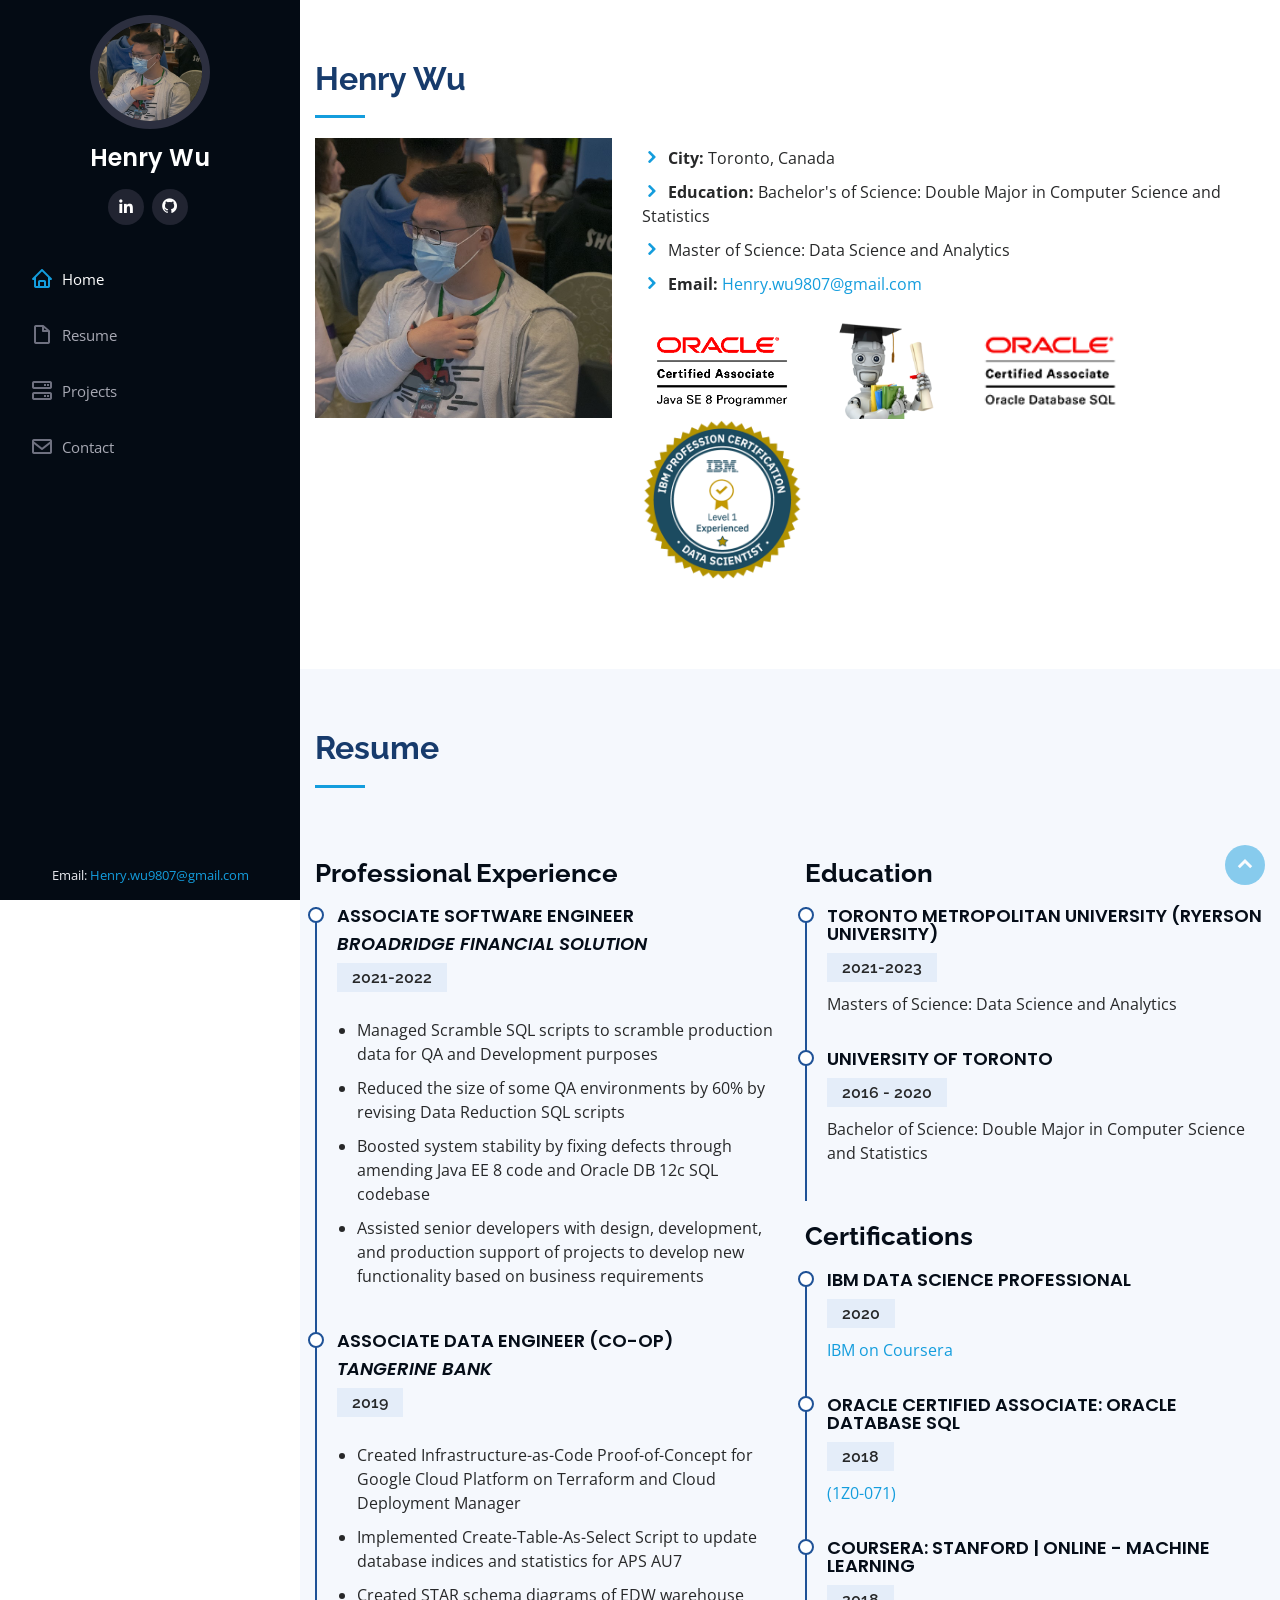
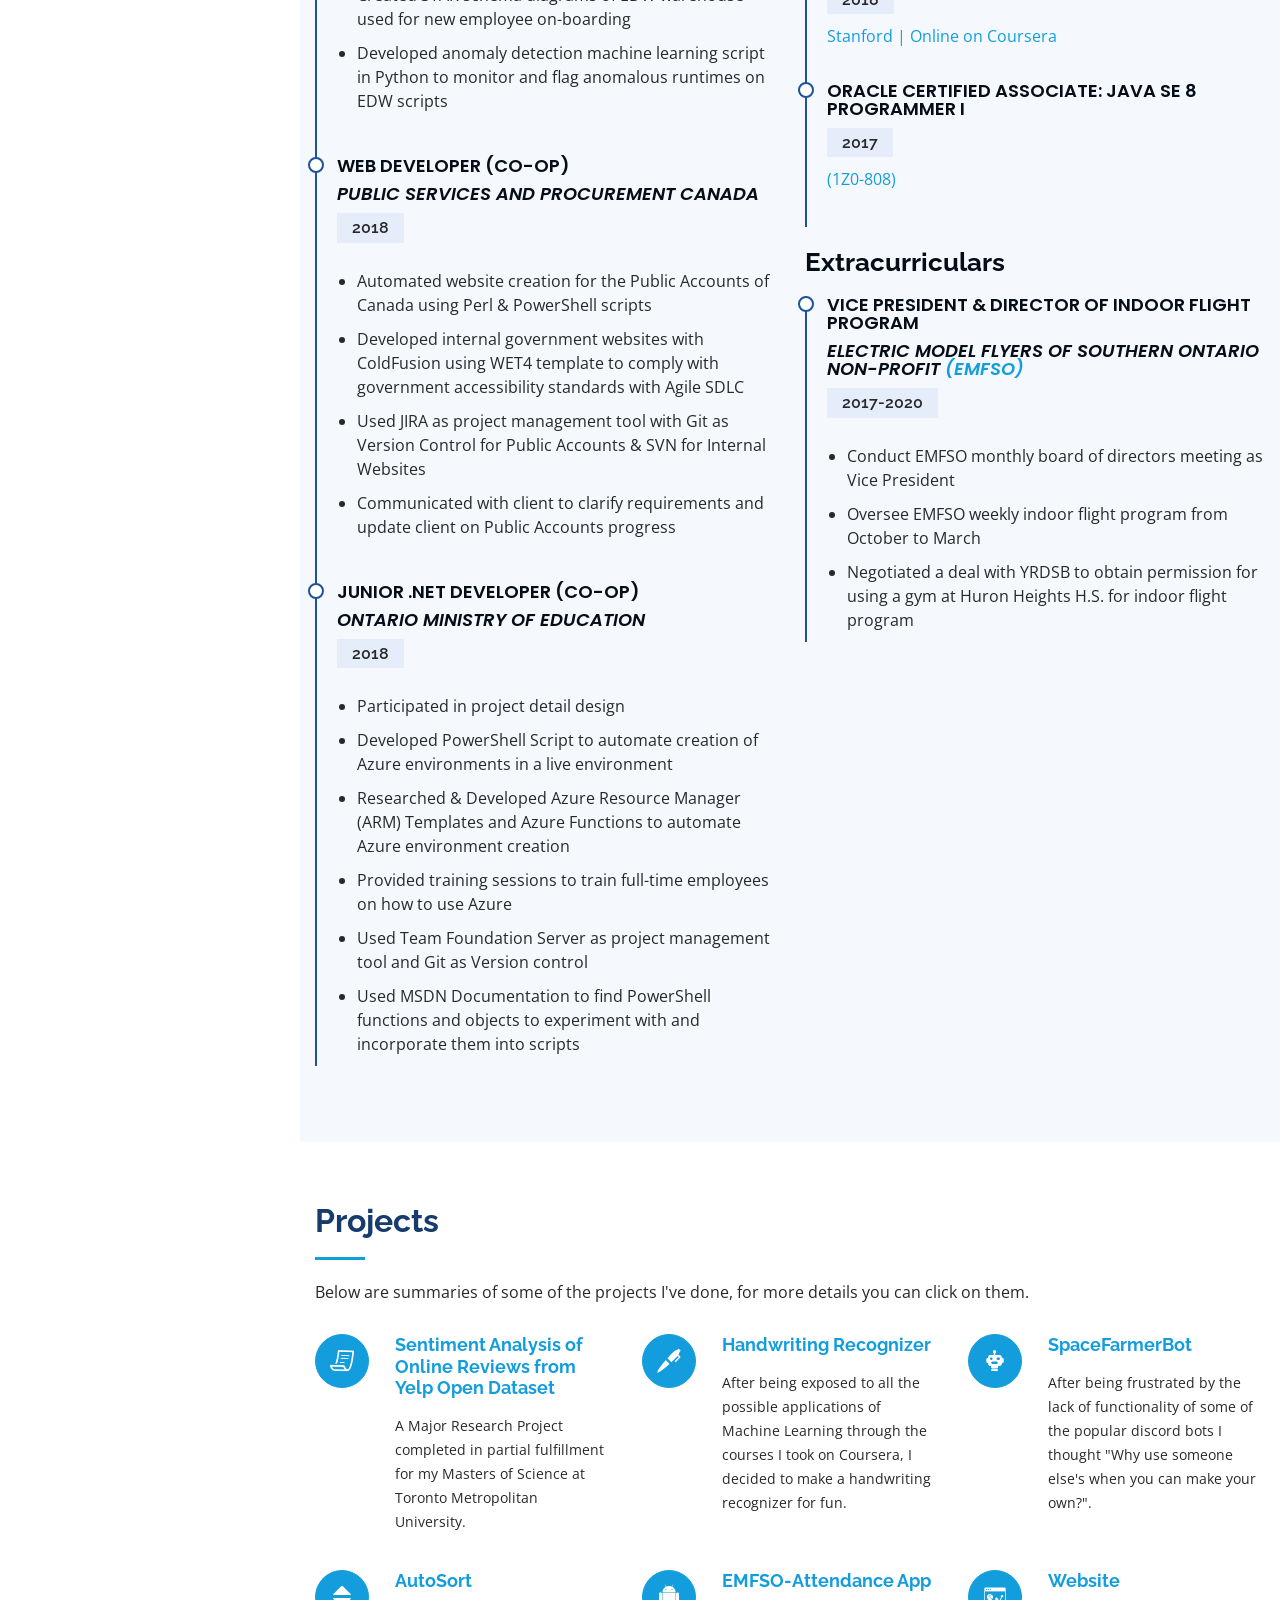
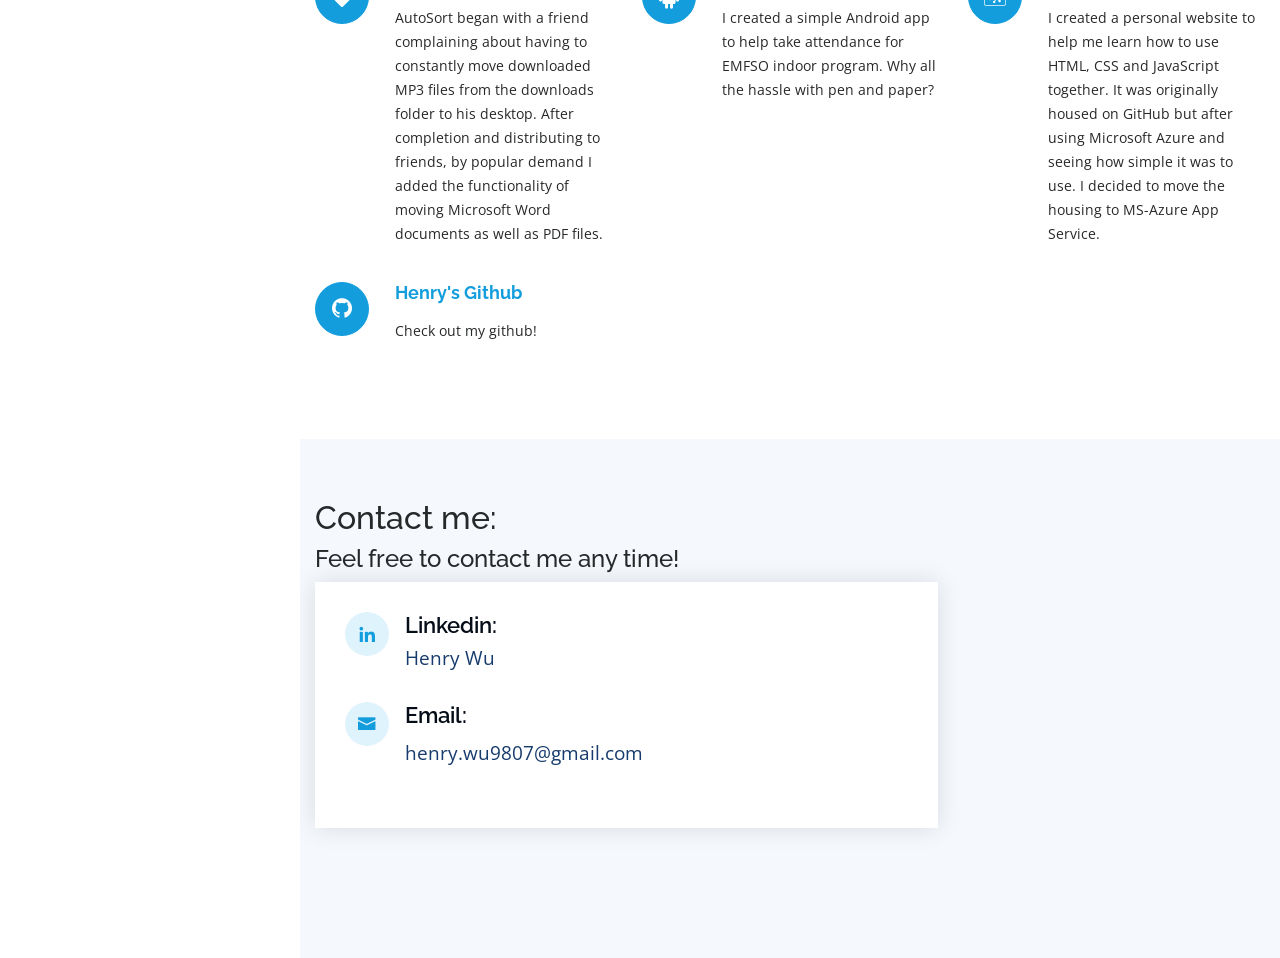
<file: index.html>
<!DOCTYPE html>
<html lang="en">

<head>
  <meta charset="utf-8">
  <meta content="width=device-width, initial-scale=1.0" name="viewport">

  <title>Henry Wu</title>
  <meta content="" name="description">
  <meta content="" name="keywords">

	<!-- Global site tag (gtag.js) - Google Analytics -->
	<script async src="https://www.googletagmanager.com/gtag/js?id=UA-109307947-1"></script>
	<script>
	window.dataLayer = window.dataLayer || [];
	function gtag(){dataLayer.push(arguments);}
	gtag('js', new Date());

	gtag('config', 'UA-109307947-1');
	</script>

  <!-- Favicons -->
  <link href="assets/img/computer.svg" rel="icon">

  <!-- Google Fonts -->
  <link href="https://fonts.googleapis.com/css?family=Open+Sans:300,300i,400,400i,600,600i,700,700i|Raleway:300,300i,400,400i,500,500i,600,600i,700,700i|Poppins:300,300i,400,400i,500,500i,600,600i,700,700i" rel="stylesheet">

  <!-- Vendor CSS Files -->
  <link href="assets/vendor/bootstrap/css/bootstrap.min.css" rel="stylesheet">
  <link href="assets/vendor/icofont/icofont.min.css" rel="stylesheet">
  <link href="assets/vendor/boxicons/css/boxicons.min.css" rel="stylesheet">
  <link href="assets/vendor/venobox/venobox.css" rel="stylesheet">
  <link href="assets/vendor/owl.carousel/assets/owl.carousel.min.css" rel="stylesheet">
  <link href="assets/vendor/aos/aos.css" rel="stylesheet">

  <!-- Template Main CSS File -->
  <link href="assets/css/style.css" rel="stylesheet">
</head>

<body>

  <!-- ======= Mobile nav toggle button ======= -->
  <button type="button" class="mobile-nav-toggle d-xl-none"><i class="icofont-navigation-menu"></i></button>

  <!-- ======= Header ======= -->
  <header id="header">
    <div class="d-flex flex-column">

      <div class="profile">
        <img src="assets/img/selfie.jpg" alt="" class="img-fluid rounded-circle">
        <h1 class="text-light"><a href="index.html">Henry Wu</a></h1>
        <div class="social-links mt-3 text-center">
          <a href="https://www.linkedin.com/in/henry-wu-225544145/" target="_blank" class="linkedin"><i class="bx bxl-linkedin"></i></a>
          <a href="https://github.com/Tusk98" target="_blank" class="github"><i class="bx bxl-github"></i></a>
        </div>
      </div>

      <nav class="nav-menu">
        <ul>
          <li class="active"><a href="#about"><i class="bx bx-home"></i> <span>Home</span></a></li>
          <li><a href="#resume"><i class="bx bx-file-blank"></i> <span>Resume</span></a></li>
          <li><a href="#projects"><i class="bx bx-server"></i> Projects</a></li>
          <li><a href="#contact"><i class="bx bx-envelope"></i> Contact</a></li>

        </ul>
      </nav><!-- .nav-menu -->
      <button type="button" class="mobile-nav-toggle d-xl-none"><i class="icofont-navigation-menu"></i></button>

    </div>
  </header><!-- End Header -->

  <main id="main">
    <!-- ======= About Section ======= -->
    <section id="about" class="about">
      <div class="container">

        <div class="section-title">
          <h2>Henry Wu</h2>

        <div class="row">
          <div class="col-lg-4" data-aos="fade-right">
            <img src="assets/img/selfie.jpg" class="img-fluid" alt="">
          </div>
          <div class="col-lg-8 pt-4 pt-lg-0 content" data-aos="fade-left">
            <h3></h3>
            <div class="row">
              <div class="col-lg-12">
                <ul>
                  <li><i class="icofont-rounded-right"></i> <strong>City:</strong> Toronto, Canada</li>
                  <li><i class="icofont-rounded-right"></i> <strong> Education: </strong> Bachelor's of Science: Double Major in Computer Science and Statistics</li>
				  <li><i class="icofont-rounded-right"></i> Master of Science: Data Science and Analytics </li>
                  <li><i class="icofont-rounded-right"></i> <strong>Email:</strong><a href="mailto:henry.wu9807@gmail.com" title="Henry's email"> Henry.wu9807@gmail.com</a></li>
                </ul>
                <img class="OCA" src="assets/img/ocaJSE8.gif" alt="OCA Java SE 8 logo" width="160" height="97">
                <img class="machineLearning" src="assets/img/ml_transparent.png" alt="Machine Learning Logo" width="160" height="97">
                <img class="OCA" src="assets/img/O-CertAssoc-O-DB-SQL-clr.gif" width="160" height="97">
                <img class="datasci" src="assets/img/datasci.png" alt="IBM Data Science Professional Certificate logo" width="160" height="160">

              </div>

            </div>
          </div>
        </div>

      </div>
    </section><!-- End About Section -->

    <!-- ======= My Resume Section ======= -->
    <section id="resume" class="resume section-bg">
      <div class="container">

        <div class="section-title">
          <h2>Resume</h2>
        </div>

        <div class="row">
		
			
			<div class="col-lg-6" data-aos="fade-left">
            <h3 class="resume-title">Professional Experience</h3>
			
			<div class="resume-item">
              <h4>Associate Software Engineer</h4>
              <h4><em>Broadridge Financial Solution</em></h4>
              <h5>2021-2022</h5>
              <p>
              <ul>
					<li>Managed Scramble SQL scripts to scramble production data for QA and Development purposes</li> 
					<li>Reduced the size of some QA environments by 60% by revising Data Reduction SQL scripts</li>
					<li>Boosted system stability by fixing defects through amending Java EE 8 code and Oracle DB 12c SQL codebase</li> 
					<li>Assisted senior developers with design, development, and production support of projects to develop new functionality based on business requirements</li> 
              </ul>
              </p>
            </div>
			
            <div class="resume-item">
              <h4>Associate Data Engineer (Co-op)</h4>
              <h4><em>Tangerine Bank </em></h4>
              <h5>2019</h5>
              <p>
              <ul>
                <li>Created Infrastructure-as-Code Proof-of-Concept for Google Cloud Platform on Terraform and Cloud Deployment Manager</li>
                <li>Implemented Create-Table-As-Select Script to update database indices and statistics for APS AU7</li>
                <li>Created STAR schema diagrams of EDW warehouse used for new employee on-boarding</li>
                <li>Developed anomaly detection machine learning script in Python to monitor and flag anomalous runtimes on EDW scripts</li>
              </ul>
              </p>
            </div>

            <div class="resume-item">
              <h4>Web Developer (Co-op)</h4>
              <h4><em>Public Services and Procurement Canada</em></h4>
              <h5>2018</h5>
              <p>
              <ul>
                <li>Automated website creation for the Public Accounts of Canada using Perl & PowerShell scripts</li>
                <li>Developed internal government websites with ColdFusion using WET4 template to comply with government accessibility standards with Agile SDLC</li>
                <li>Used JIRA as project management tool with Git as Version Control for Public Accounts & SVN for Internal Websites</li>
                <li>Communicated with client to clarify requirements and update client on Public Accounts progress</li>
              </ul>
              </p>
            </div>

            <div class="resume-item">
              <h4>Junior .NET Developer (Co-op)</h4>
              <h4><em>Ontario Ministry of Education </em></h4>
              <h5>2018</h5>
              <p>
              <ul>
                <li>Participated in project detail design</li>
                <li>Developed PowerShell Script to automate creation of Azure environments in a live environment</li>
                <li>Researched & Developed Azure Resource Manager (ARM) Templates and Azure Functions to automate Azure environment creation</li>
                <li>Provided training sessions to train full-time employees on how to use Azure</li>
                <li>Used Team Foundation Server as project management tool and Git as Version control</li>
                <li>Used MSDN Documentation to find PowerShell functions and objects to experiment with and incorporate them into scripts</li>
              </ul>
              </p>
            </div>

          </div>
		  <!-- -->
		  
          <div class="col-lg-6" data-aos="fade-right">
            <h3 class="resume-title">Education</h3>
			<div class="resume-item">
			  <h4>Toronto Metropolitan University (Ryerson University)</h4>
			  <h5>2021-2023</h5>
			  <p>Masters of Science: Data Science and Analytics</p>
			</div> 
            <div class="resume-item">
              <h4>University of Toronto</h4>
              <h5>2016 - 2020</h5>
              <p>Bachelor of Science: Double Major in Computer Science and Statistics</p>
            </div>

            <h3 class="resume-title">Certifications</h3>
            <div class="resume-item">
              <h4>IBM Data Science Professional</h4>
              <h5>2020</h5>
              <p><a href="https://www.coursera.org/account/accomplishments/professional-cert/Z5ZUWEXRNN7H" title="IBM Data Science Certificate" target="_blank">IBM on Coursera</a></p>
            </div>

            <div class="resume-item">
              <h4>Oracle Certified Associate: Oracle Database SQL</h4>
              <h5>2018</h5>
              <p><a href="https://education.oracle.com/oracle-database-sql/pexam_1Z0-071" target="_blank">(1Z0-071)</a></p>
            </div>

            <div class="resume-item">
              <h4>Coursera: Stanford | Online - Machine learning</h4>
              <h5>2018</h5>
              <p><a href="https://www.coursera.org/account/accomplishments/verify/UDMKR8KGDLC5" title="machine learning course" target="_blank">Stanford | Online on Coursera</a></p>
            </div>

            <div class="resume-item">
              <h4>Oracle Certified Associate: Java SE 8 Programmer I</h4>
              <h5>2017</h5>
              <p><a href="https://education.oracle.com/pls/web_prod-plq-dad/db_pages.getpage?page_id=5001&get_params=p_exam_id:1Z0-808" title="oracle certificate" target="_blank">(1Z0-808)</a></p>
            </div>

            <h3 class="resume-title">Extracurriculars</h3>
            <div class="resume-item">
              <h4>Vice President & Director of Indoor Flight Program</h4>
              <h4><em>Electric Model Flyers of Southern Ontario Non-profit <a href="http://www.emfso.org/" target="_blank">(EMFSO)</a></em></h4>
              <h5>2017-2020</h5>
              <p>
                <ul>
                  <li>Conduct EMFSO monthly board of directors meeting as Vice President</li>
                  <li>Oversee EMFSO weekly indoor flight program from October to March</li>
                  <li>Negotiated a deal with YRDSB to obtain permission for using a gym at Huron Heights H.S. for indoor flight program</li>
                </ul>
              </p>
            </div>

          </div>
		  
          
        </div>

      </div>
    </section><!-- End My Resume Section -->

    <!-- ======= projects Section ======= -->
    <section id="projects" class="projects">
      <div class="container">

        <div class="section-title">
          <h2>Projects</h2>
          <p>Below are summaries of some of the projects I've done, for more details you can click on them.</p>
        </div>

        <div class="row">
			<div class="col-lg-4 col-md-6 icon-box" data-aos="fade-up">
              <a href="mrp.html">
              <div class="icon"><i class="icofont-paper"></i></div>
              <h4 class="title">Sentiment Analysis of Online Reviews from Yelp Open Dataset</h4>
              </a>
              <p class="description">A Major Research Project completed in partial fulfillment for my Masters of Science at Toronto Metropolitan University.
  				    </p>
            </div>
			
            <div class="col-lg-4 col-md-6 icon-box" data-aos="fade-up">
              <a href="handwriting-details.html">
              <div class="icon"><i class="icofont-pen-alt-1"></i></div>
              <h4 class="title">Handwriting Recognizer</h4>
              </a>
              <p class="description">After being exposed to all the possible applications of Machine Learning through the courses I took on Coursera, I decided to make a handwriting recognizer for fun.
  				    </p>
            </div>

          <div class="col-lg-4 col-md-6 icon-box" data-aos="fade-up" data-aos-delay="100">
            <a href="farmer-details.html">
            <div class="icon"><i class="icofont-robot"></i></div>
            <h4 class="title">SpaceFarmerBot</h4>
            </a>
            <p class="description">After being frustrated by the lack of functionality of some of the popular discord bots I thought "Why use someone else's when you can make your own?".
				        </p>
          </div>
          <div class="col-lg-4 col-md-6 icon-box" data-aos="fade-up" data-aos-delay="200">
            <a href="autosort-details.html">
            <div class="icon"><i class="icofont-sort"></i></div>
            <h4 class="title">AutoSort</h4>
            </a>
            <p class="description">AutoSort began with a friend complaining about having to constantly move downloaded MP3 files from the downloads folder to his desktop. After completion and distributing to friends, by popular demand I added the functionality of moving Microsoft Word documents as well as PDF files.
		        </p>
          </div>
          <div class="col-lg-4 col-md-6 icon-box" data-aos="fade-up" data-aos-delay="300">
            <a href="emfso-details.html">
            <div class="icon"><i class="icofont-brand-android-robot"></i></div>
            <h4 class="title">EMFSO-Attendance App</h4>
            </a>
            <p class="description">I created a simple Android app to help take attendance for EMFSO indoor program. Why all the hassle with pen and paper?</p>
          </div>
          <div class="col-lg-4 col-md-6 icon-box" data-aos="fade-up" data-aos-delay="400">
            <a href="website-details.html">
            <div class="icon"><i class="icofont-dashboard-web"></i></div>
            <h4 class="title">Website</h4>
            </a>
            <p class="description">I created a personal website to help me learn how to use HTML, CSS and JavaScript together.
              It was originally housed on GitHub but after using Microsoft Azure and seeing how simple it was to use. I decided to move the housing to MS-Azure App Service.</p>
          </div>

          <div class="col-lg-4 col-md-6 icon-box" data-aos="fade-up" data-aos-delay="400">
            <a href="https://github.com/Tusk98" target="_blank">
            <div class="icon"><i class="bx bxl-github"></i></div>
            <h4 class="title">Henry's Github</h4>
            </a>
            <p class="description">Check out my github!</p>
          </div>

        </div>

      </div>
    </section><!-- End projects Section -->

    <!-- ======= Contact Section ======= -->
    <section id="contact" class="contact section-bg">
      <div class="container">

        <div class="row" data-aos="fade-down">


          <div class="col-lg-5 mt-5 mt-lg-0 align-items-stretch">
            <h2>Contact me: </h2>
            <h4>Feel free to contact me any time!</h4>
          </div>


          <div class="col-lg-8 d-flex align-items-stretch">
            <div class="info">
              <div class="address">
                <a href="https://www.linkedin.com/in/henry-wu-225544145/" target="_blank" title="Henry's Linkedin">
                <i class="bx bxl-linkedin"></i> </a>
                <h4>Linkedin:</h4>
                <p style="font-size:120%">Henry Wu</p>

              </div>

              <!-- -->
              <div class="email">
                <a href="mailto:henry.wu9807@gmail.com" title="Henry's email">
                <i class="icofont-envelope"></i> </a>
                <h4>Email:</h4>
                <p style="font-size:120%">henry.wu9807@gmail.com</p>
              </div>

            </div>

          </div>
        </div>

      </div>
    </section><!-- End Contact Section -->

  </main><!-- End #main -->

  <!-- ======= Footer ======= -->
  <footer id="footer">
    <div class="container">
      <div class="credits">
        Email: <a href="mailto:henry.wu9807@gmail.com" title="Henry's email">Henry.wu9807@gmail.com<br></a>
      </div>
    </div>
  </footer><!-- End  Footer -->

  <a href="#" class="back-to-top"><i class="icofont-simple-up"></i></a>

  <!-- Vendor JS Files -->
  <script src="assets/vendor/jquery/jquery.min.js"></script>
  <script src="assets/vendor/bootstrap/js/bootstrap.bundle.min.js"></script>
  <script src="assets/vendor/jquery.easing/jquery.easing.min.js"></script>
  <script src="assets/vendor/php-email-form/validate.js"></script>
  <script src="assets/vendor/waypoints/jquery.waypoints.min.js"></script>
  <script src="assets/vendor/counterup/counterup.min.js"></script>
  <script src="assets/vendor/isotope-layout/isotope.pkgd.min.js"></script>
  <script src="assets/vendor/venobox/venobox.min.js"></script>
  <script src="assets/vendor/owl.carousel/owl.carousel.min.js"></script>
  <script src="assets/vendor/typed.js/typed.min.js"></script>
  <script src="assets/vendor/aos/aos.js"></script>

  <!-- Template Main JS File -->
  <script src="assets/js/main.js"></script>

</body>

</html>
</file>
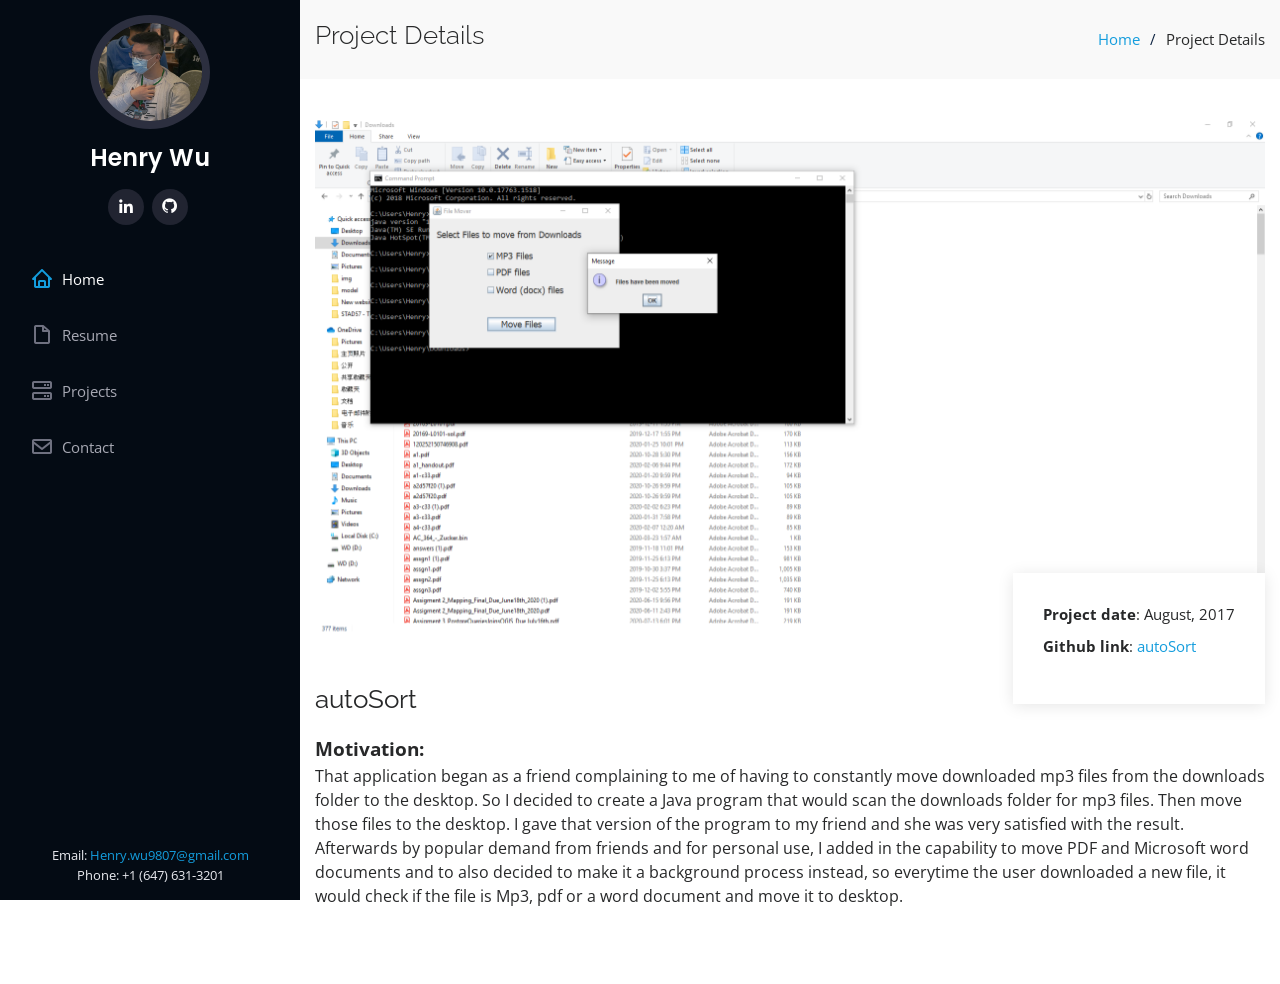
<file: autosort-details.html>
<!DOCTYPE html>
<html lang="en">

<head>
  <meta charset="utf-8">
  <meta content="width=device-width, initial-scale=1.0" name="viewport">

  <title>Henry Wu - Project Details</title>
  <meta content="" name="description">
  <meta content="" name="keywords">
  
  	<!-- Global site tag (gtag.js) - Google Analytics -->
	<script async src="https://www.googletagmanager.com/gtag/js?id=UA-109307947-1"></script>
	<script>
	window.dataLayer = window.dataLayer || [];
	function gtag(){dataLayer.push(arguments);}
	gtag('js', new Date());

	gtag('config', 'UA-109307947-1');
	</script>

  <!-- Favicons -->
  <link href="assets/img/computer.svg" rel="icon">

  <!-- Google Fonts -->
  <link href="https://fonts.googleapis.com/css?family=Open+Sans:300,300i,400,400i,600,600i,700,700i|Raleway:300,300i,400,400i,500,500i,600,600i,700,700i|Poppins:300,300i,400,400i,500,500i,600,600i,700,700i" rel="stylesheet">

  <!-- Vendor CSS Files -->
  <link href="assets/vendor/bootstrap/css/bootstrap.min.css" rel="stylesheet">
  <link href="assets/vendor/icofont/icofont.min.css" rel="stylesheet">
  <link href="assets/vendor/boxicons/css/boxicons.min.css" rel="stylesheet">
  <link href="assets/vendor/venobox/venobox.css" rel="stylesheet">
  <link href="assets/vendor/owl.carousel/assets/owl.carousel.min.css" rel="stylesheet">
  <link href="assets/vendor/aos/aos.css" rel="stylesheet">

  <!-- Template Main CSS File -->
  <link href="assets/css/style.css" rel="stylesheet">

  <!-- =======================================================
  * Template Name: iPortfolio - v1.4.1
  * Template URL: https://bootstrapmade.com/iportfolio-bootstrap-portfolio-websites-template/
  * Author: BootstrapMade.com
  * License: https://bootstrapmade.com/license/
  ======================================================== -->
</head>

<body>

  <!-- ======= Mobile nav toggle button ======= -->
  <button type="button" class="mobile-nav-toggle d-xl-none"><i class="icofont-navigation-menu"></i></button>

  <!-- ======= Header ======= -->
  <header id="header">
    <div class="d-flex flex-column">

      <div class="profile">
        <img src="assets/img/selfie.jpg" alt="" class="img-fluid rounded-circle">
        <h1 class="text-light"><a href="index.html">Henry Wu</a></h1>
        <div class="social-links mt-3 text-center">
          <a href="https://www.linkedin.com/in/henry-wu-225544145/" target="_blank" class="linkedin"><i class="bx bxl-linkedin"></i></a>
          <a href="https://github.com/Tusk98" target="_blank" class="github"><i class="bx bxl-github"></i></a>
        </div>
      </div>

      <nav class="nav-menu">
        <ul>
          <li class="active"><a href="index.html#about"><i class="bx bx-home"></i> <span>Home</span></a></li>
          <li><a href="index.html#resume"><i class="bx bx-file-blank"></i> <span>Resume</span></a></li>
          <li><a href="index.html#projects"><i class="bx bx-server"></i> Projects</a></li>
          <li><a href="index.html#contact"><i class="bx bx-envelope"></i> Contact</a></li>

        </ul>
      </nav><!-- .nav-menu -->
      <button type="button" class="mobile-nav-toggle d-xl-none"><i class="icofont-navigation-menu"></i></button>

    </div>
  </header><!-- End Header -->

  <main id="main">

    <!-- ======= Breadcrumbs ======= -->
    <section id="breadcrumbs" class="breadcrumbs">
      <div class="container">

        <div class="d-flex justify-content-between align-items-center">
          <h2>Project Details</h2>
          <ol>
            <li><a href="index.html">Home</a></li>
            <li>Project Details</li>
          </ol>
        </div>

      </div>
    </section><!-- End Breadcrumbs -->

    <!-- ======= Portfolio Details Section ======= -->
    <section id="portfolio-details" class="portfolio-details">
      <div class="container">

        <div class="portfolio-details-container">

          <div class="owl-carousel portfolio-details-carousel">
            <img src="assets/img/sort-screenshot1.PNG" class="img-fluid" alt="">
          </div>

          <div class="portfolio-info">
            <ul>
              <li><strong>Project date</strong>: August, 2017</li>
              <li><strong>Github link</strong>: <a target="_blank" href="https://github.com/Tusk98/autoSort">autoSort</a></li>
            </ul>
          </div>

        </div>

        <div class="portfolio-description">
          <h2>autoSort</h2>
          <strong style="font-size:120%">Motivation:</strong>
          <p> That application began as a friend complaining to me of having to constantly move downloaded mp3
            files from the downloads folder to the desktop. So I decided to create a Java program that would scan the downloads
            folder for mp3 files. Then move those files to the desktop.
            I gave that version of the program to my friend and she was very satisfied with the result.
            Afterwards by popular demand from friends and for personal use, I added in the capability to move PDF and Microsoft word documents and to
            also decided to make it a background process instead, so everytime the user downloaded a new file,
            it would check if the file is Mp3, pdf or a word document and move it to desktop.
          </p>
        </div>

      </div>
    </section><!-- End Portfolio Details Section -->

  </main><!-- End #main -->

  <!-- ======= Footer ======= -->
  <footer id="footer">
    <div class="container">
      <div class="credits">
        Email: <a href="mailto:henry.wu9807@gmail.com" title="Henry's email">Henry.wu9807@gmail.com<br></a>
        Phone: +1 (647) 631-3201
      </div>
    </div>
  </footer><!-- End  Footer -->

  <a href="#" class="back-to-top"><i class="icofont-simple-up"></i></a>

  <!-- Vendor JS Files -->
  <script src="assets/vendor/jquery/jquery.min.js"></script>
  <script src="assets/vendor/bootstrap/js/bootstrap.bundle.min.js"></script>
  <script src="assets/vendor/jquery.easing/jquery.easing.min.js"></script>
  <script src="assets/vendor/php-email-form/validate.js"></script>
  <script src="assets/vendor/waypoints/jquery.waypoints.min.js"></script>
  <script src="assets/vendor/counterup/counterup.min.js"></script>
  <script src="assets/vendor/isotope-layout/isotope.pkgd.min.js"></script>
  <script src="assets/vendor/venobox/venobox.min.js"></script>
  <script src="assets/vendor/owl.carousel/owl.carousel.min.js"></script>
  <script src="assets/vendor/typed.js/typed.min.js"></script>
  <script src="assets/vendor/aos/aos.js"></script>

  <!-- Template Main JS File -->
  <script src="assets/js/main.js"></script>

</body>

</html>
</file>
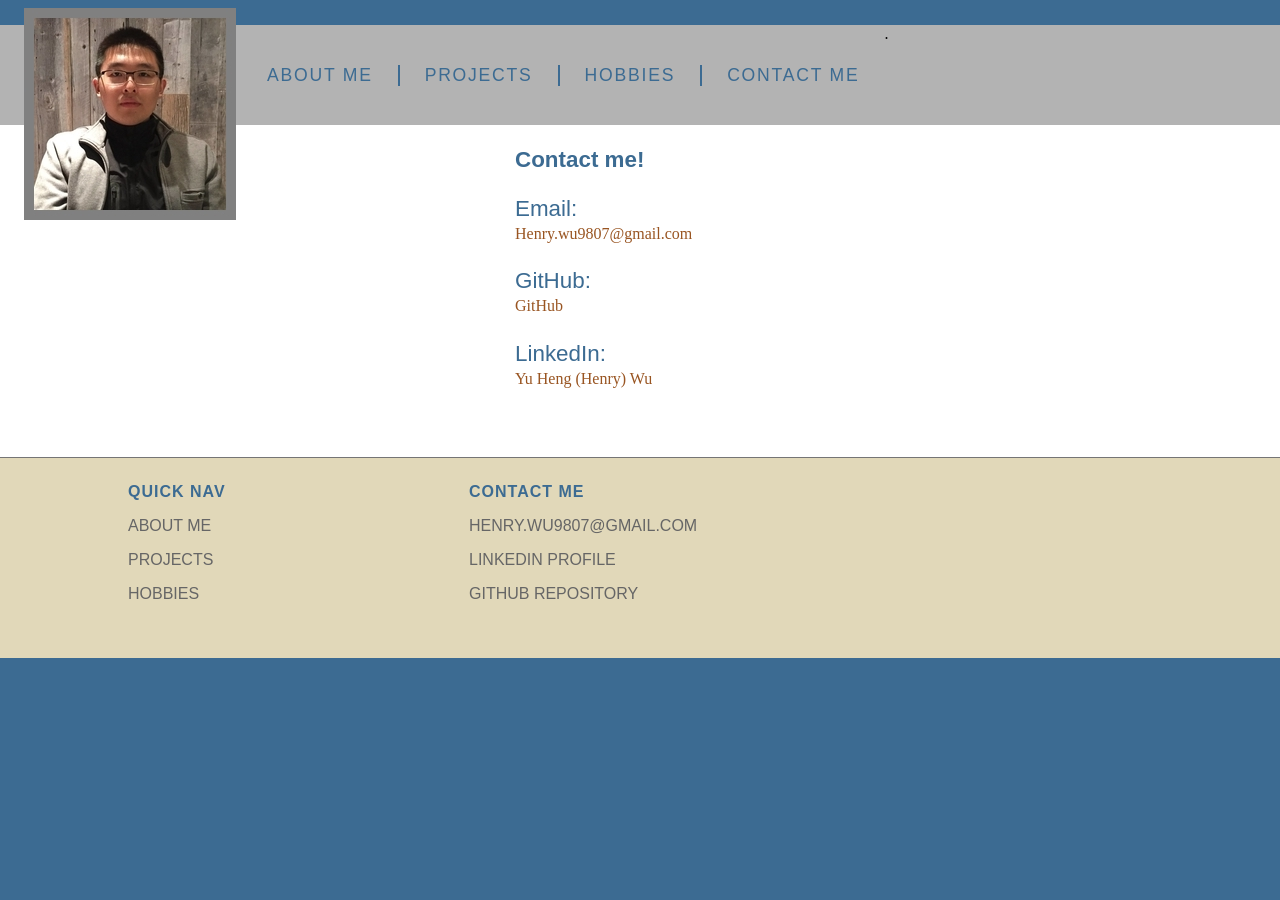
<file: contact.html>
<!DOCTYPE HTML>
<html lang="en">
  <head>
    <meta charset="utf-8">
    <title>Henry Wu's Projects</title>
    <link href="assets/stylesheets/projects_style.css" rel="stylesheet" type="text/css" media="all">
    <script src="assets/javascripts/jquery-1.5.1.min.js"></script>
    <script src="assets/javascripts/jquery-ui-1.8.10.custom.min.js"></script>
    <script src="assets/javascripts/menus.js"></script>
	
	<!-- Global site tag (gtag.js) - Google Analytics -->
	<script async src="https://www.googletagmanager.com/gtag/js?id=UA-109307947-1"></script>
	<script>
	window.dataLayer = window.dataLayer || [];
	function gtag(){dataLayer.push(arguments);}
	gtag('js', new Date());

	gtag('config', 'UA-109307947-1');
	</script>
	
  </head>
  <body>
	<body onpageshow="normal(AutoSortDesc);normal(NoteTakingDesc);">
    <div id="wrapper">
      <div id="mainHeader">
        <a href="index.html" title="home" class="logo">
          <div id="logo">
            <h1>Projects</h1>
          </div>
        </a>
        <div id="siteNav">
          <h1>Projects</h1>
          <ul>
            <li><a href="index.html" title="About me page">About me <br /></a></li>	.
            <li><a href="projects.html" title="Projects page">Projects <br /></a></li>
			<li><a href="hobby.html" title="hobbies page" target="_blank">Hobbies<br /></a></li> 
			<li><a href="contact.html" title="contact info page">Contact me</a><br />
				<ul> 
					<li><a href="https://www.linkedin.com/in/yu-heng-henry-wu-225544145/" title="Henry's linkedin" target="_blank">LinkedIn</a></li> 
					<li><a href="https://github.com/Tusk98" title="Henry's github" target="_blank">GitHub</a></li> 
					<li><a href="mailto:yuheng.wu@mail.utoronto.ca" title="My email">My Email</a></li> 
				</ul>
			</li> 
          </ul>
        </div>
      </div>
  
      <div id="mainContent">
        <div id="contentHeader">
          <h2><b>Contact me!</b></h2>
        </div>
        
        <div id="mainArticle">
			<h2>Email: </h2>
			<p> <a href="mailto:Henry.wu9807@gmail.com" title="My email">Henry.wu9807@gmail.com</a></p>
			<h2>GitHub: </h2>
			<p><a href="https://github.com/Tusk98" title="Henry's github" target="_blank">GitHub</a></p>
			<h2>LinkedIn: </h2> 
			<p><a href="https://www.linkedin.com/in/yu-heng-henry-wu-225544145/" title="Henry's linkedin" target="_blank">Yu Heng (Henry) Wu</a></p>
			
		</div>
	  </div>
      
      
      <div id="pageFooter">
        <div id="quickLinks">
          <h1>Quick Nav</h1>
			  <ul id="quickNav">
				<li><a href="index.html" title="About me page">About me <br /></a></li>			
				<li><a href="projects.html" title="Projects page">Projects <br /></a></li>
				<li><a href="hobby.html" title="hobbies page">Hobbies<br /></a></li> 
			  </ul>
        </div>

        <div id="contact_info">
          <h1>Contact me</h1>
		  <ul>
			<li><a href="mailto:henry.wu9807@gmail.com" title="Henry's email">Henry.wu9807@gmail.com<br /></a></li> 
			<li><a href="https://www.linkedin.com/in/yu-heng-henry-wu-225544145/" title="Henry's linkedin" target="_blank">LinkedIn profile<br /></a></li>
			<li><a href="https://github.com/Tusk98" title="Henry's github" target="_blank">GitHub repository<br /></a></li>
		  </ul>
        </div>
      </div>
    </div>
  </body>
</html>
</file>
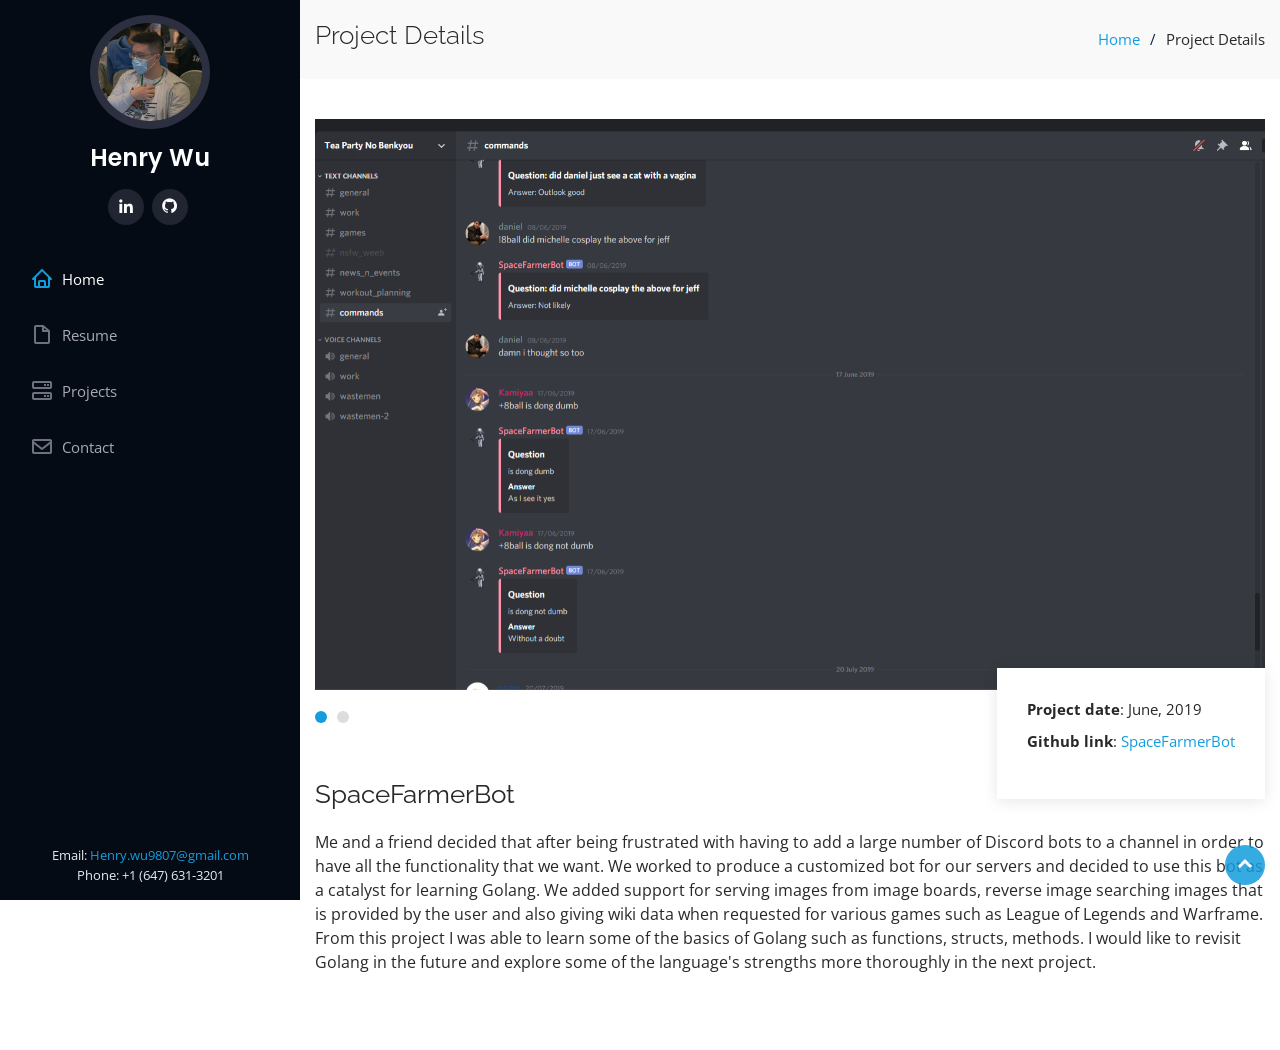
<file: farmer-details.html>
<!DOCTYPE html>
<html lang="en">

<head>
  <meta charset="utf-8">
  <meta content="width=device-width, initial-scale=1.0" name="viewport">

  <title>Henry Wu - Project Details</title>
  <meta content="" name="description">
  <meta content="" name="keywords">
  
  	<!-- Global site tag (gtag.js) - Google Analytics -->
	<script async src="https://www.googletagmanager.com/gtag/js?id=UA-109307947-1"></script>
	<script>
	window.dataLayer = window.dataLayer || [];
	function gtag(){dataLayer.push(arguments);}
	gtag('js', new Date());

	gtag('config', 'UA-109307947-1');
	</script>

  <!-- Favicons -->
  <link href="assets/img/computer.svg" rel="icon">

  <!-- Google Fonts -->
  <link href="https://fonts.googleapis.com/css?family=Open+Sans:300,300i,400,400i,600,600i,700,700i|Raleway:300,300i,400,400i,500,500i,600,600i,700,700i|Poppins:300,300i,400,400i,500,500i,600,600i,700,700i" rel="stylesheet">

  <!-- Vendor CSS Files -->
  <link href="assets/vendor/bootstrap/css/bootstrap.min.css" rel="stylesheet">
  <link href="assets/vendor/icofont/icofont.min.css" rel="stylesheet">
  <link href="assets/vendor/boxicons/css/boxicons.min.css" rel="stylesheet">
  <link href="assets/vendor/venobox/venobox.css" rel="stylesheet">
  <link href="assets/vendor/owl.carousel/assets/owl.carousel.min.css" rel="stylesheet">
  <link href="assets/vendor/aos/aos.css" rel="stylesheet">

  <!-- Template Main CSS File -->
  <link href="assets/css/style.css" rel="stylesheet">

  <!-- =======================================================
  * Template Name: iPortfolio - v1.4.1
  * Template URL: https://bootstrapmade.com/iportfolio-bootstrap-portfolio-websites-template/
  * Author: BootstrapMade.com
  * License: https://bootstrapmade.com/license/
  ======================================================== -->
</head>

<body>

  <!-- ======= Mobile nav toggle button ======= -->
  <button type="button" class="mobile-nav-toggle d-xl-none"><i class="icofont-navigation-menu"></i></button>

  <!-- ======= Header ======= -->
  <header id="header">
    <div class="d-flex flex-column">

      <div class="profile">
        <img src="assets/img/selfie.jpg" alt="" class="img-fluid rounded-circle">
        <h1 class="text-light"><a href="index.html">Henry Wu</a></h1>
        <div class="social-links mt-3 text-center">
          <a href="https://www.linkedin.com/in/henry-wu-225544145/" target="_blank" class="linkedin"><i class="bx bxl-linkedin"></i></a>
          <a href="https://github.com/Tusk98" target="_blank" class="github"><i class="bx bxl-github"></i></a>
        </div>
      </div>

      <nav class="nav-menu">
        <ul>
          <li class="active"><a href="index.html#about"><i class="bx bx-home"></i> <span>Home</span></a></li>
          <li><a href="index.html#resume"><i class="bx bx-file-blank"></i> <span>Resume</span></a></li>
          <li><a href="index.html#projects"><i class="bx bx-server"></i> Projects</a></li>
          <li><a href="index.html#contact"><i class="bx bx-envelope"></i> Contact</a></li>

        </ul>
      </nav><!-- .nav-menu -->
      <button type="button" class="mobile-nav-toggle d-xl-none"><i class="icofont-navigation-menu"></i></button>

    </div>
  </header><!-- End Header -->

  <main id="main">

    <!-- ======= Breadcrumbs ======= -->
    <section id="breadcrumbs" class="breadcrumbs">
      <div class="container">

        <div class="d-flex justify-content-between align-items-center">
          <h2>Project Details</h2>
          <ol>
            <li><a href="index.html">Home</a></li>
            <li>Project Details</li>
          </ol>
        </div>

      </div>
    </section><!-- End Breadcrumbs -->

    <!-- ======= Portfolio Details Section ======= -->
    <section id="portfolio-details" class="portfolio-details">
      <div class="container">

        <div class="portfolio-details-container">

          <div class="owl-carousel portfolio-details-carousel">
            <img src="assets/img/farmer-screenshot1.PNG" class="img-fluid farmer-img" alt="">
            <img src="assets/img/farmer-screenshot2.PNG" class="img-fluid farmer-img" alt="">
          </div>

          <div class="portfolio-info">
            <ul>
              <li><strong>Project date</strong>: June, 2019</li>
              <li><strong>Github link</strong>: <a target="_blank" href="https://github.com/Tusk98/SpaceFarmerBot">SpaceFarmerBot</a></li>
            </ul>
          </div>

        </div>

        <div class="portfolio-description">
          <h2>SpaceFarmerBot</h2>
          <p>Me and a friend decided that after being frustrated with having to add a large number of Discord bots to a channel in order to have all the functionality that we want. We worked to produce
            a customized bot for our servers and decided to use this bot as a catalyst for learning Golang. We added support for serving images from image boards, reverse image searching images that
            is provided by the user and also giving wiki data when requested for various games such as League of Legends and Warframe.
            <br>
            From this project I was able to learn some of the basics of Golang such as functions, structs, methods. I would like to revisit Golang in the future and explore some of the language's
            strengths more thoroughly in the next project.
          </p>
        </div>

      </div>
    </section><!-- End Portfolio Details Section -->

  </main><!-- End #main -->

  <!-- ======= Footer ======= -->
  <footer id="footer">
    <div class="container">
      <div class="credits">
        Email: <a href="mailto:henry.wu9807@gmail.com" title="Henry's email">Henry.wu9807@gmail.com<br></a>
        Phone: +1 (647) 631-3201
      </div>
    </div>
  </footer><!-- End  Footer -->

  <a href="#" class="back-to-top"><i class="icofont-simple-up"></i></a>

  <!-- Vendor JS Files -->
  <script src="assets/vendor/jquery/jquery.min.js"></script>
  <script src="assets/vendor/bootstrap/js/bootstrap.bundle.min.js"></script>
  <script src="assets/vendor/jquery.easing/jquery.easing.min.js"></script>
  <script src="assets/vendor/php-email-form/validate.js"></script>
  <script src="assets/vendor/waypoints/jquery.waypoints.min.js"></script>
  <script src="assets/vendor/counterup/counterup.min.js"></script>
  <script src="assets/vendor/isotope-layout/isotope.pkgd.min.js"></script>
  <script src="assets/vendor/venobox/venobox.min.js"></script>
  <script src="assets/vendor/owl.carousel/owl.carousel.min.js"></script>
  <script src="assets/vendor/typed.js/typed.min.js"></script>
  <script src="assets/vendor/aos/aos.js"></script>

  <!-- Template Main JS File -->
  <script src="assets/js/main.js"></script>

</body>

</html>
</file>
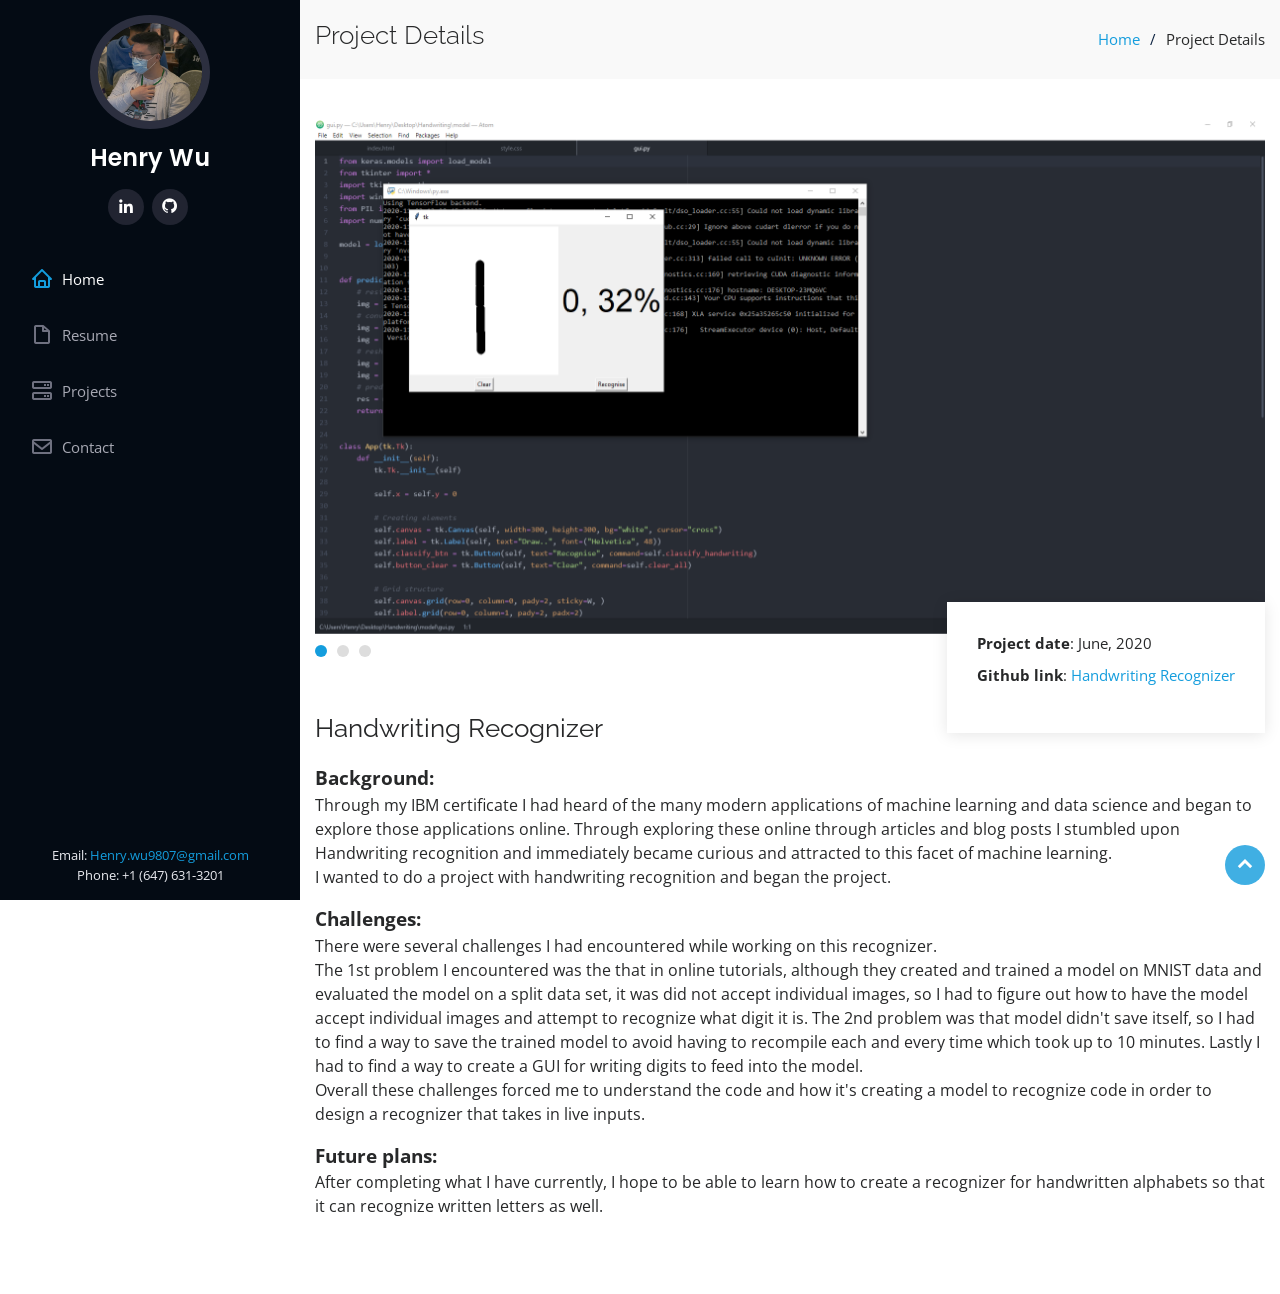
<file: handwriting-details.html>
<!DOCTYPE html>
<html lang="en">

<head>
  <meta charset="utf-8">
  <meta content="width=device-width, initial-scale=1.0" name="viewport">

  <title>Henry Wu - Project Details</title>
  <meta content="" name="description">
  <meta content="" name="keywords">
  
  	<!-- Global site tag (gtag.js) - Google Analytics -->
	<script async src="https://www.googletagmanager.com/gtag/js?id=UA-109307947-1"></script>
	<script>
	window.dataLayer = window.dataLayer || [];
	function gtag(){dataLayer.push(arguments);}
	gtag('js', new Date());

	gtag('config', 'UA-109307947-1');
	</script>

  <!-- Favicons -->
  <link href="assets/img/computer.svg" rel="icon">

  <!-- Google Fonts -->
  <link href="https://fonts.googleapis.com/css?family=Open+Sans:300,300i,400,400i,600,600i,700,700i|Raleway:300,300i,400,400i,500,500i,600,600i,700,700i|Poppins:300,300i,400,400i,500,500i,600,600i,700,700i" rel="stylesheet">

  <!-- Vendor CSS Files -->
  <link href="assets/vendor/bootstrap/css/bootstrap.min.css" rel="stylesheet">
  <link href="assets/vendor/icofont/icofont.min.css" rel="stylesheet">
  <link href="assets/vendor/boxicons/css/boxicons.min.css" rel="stylesheet">
  <link href="assets/vendor/venobox/venobox.css" rel="stylesheet">
  <link href="assets/vendor/owl.carousel/assets/owl.carousel.min.css" rel="stylesheet">
  <link href="assets/vendor/aos/aos.css" rel="stylesheet">

  <!-- Template Main CSS File -->
  <link href="assets/css/style.css" rel="stylesheet">

  <!-- =======================================================
  * Template Name: iPortfolio - v1.4.1
  * Template URL: https://bootstrapmade.com/iportfolio-bootstrap-portfolio-websites-template/
  * Author: BootstrapMade.com
  * License: https://bootstrapmade.com/license/
  ======================================================== -->
</head>

<body>

  <!-- ======= Mobile nav toggle button ======= -->
  <button type="button" class="mobile-nav-toggle d-xl-none"><i class="icofont-navigation-menu"></i></button>

  <!-- ======= Header ======= -->
  <header id="header">
    <div class="d-flex flex-column">

      <div class="profile">
        <img src="assets/img/selfie.jpg" alt="" class="img-fluid rounded-circle">
        <h1 class="text-light"><a href="index.html">Henry Wu</a></h1>
        <div class="social-links mt-3 text-center">
          <a href="https://www.linkedin.com/in/henry-wu-225544145/" target="_blank" class="linkedin"><i class="bx bxl-linkedin"></i></a>
          <a href="https://github.com/Tusk98" target="_blank" class="github"><i class="bx bxl-github"></i></a>
        </div>
      </div>

      <nav class="nav-menu">
        <ul>
          <li class="active"><a href="index.html#about"><i class="bx bx-home"></i> <span>Home</span></a></li>
          <li><a href="index.html#resume"><i class="bx bx-file-blank"></i> <span>Resume</span></a></li>
          <li><a href="index.html#projects"><i class="bx bx-server"></i> Projects</a></li>
          <li><a href="index.html#contact"><i class="bx bx-envelope"></i> Contact</a></li>

        </ul>
      </nav><!-- .nav-menu -->
      <button type="button" class="mobile-nav-toggle d-xl-none"><i class="icofont-navigation-menu"></i></button>

    </div>
  </header><!-- End Header -->

  <main id="main">

    <!-- ======= Breadcrumbs ======= -->
    <section id="breadcrumbs" class="breadcrumbs">
      <div class="container">

        <div class="d-flex justify-content-between align-items-center">
          <h2>Project Details</h2>
          <ol>
            <li><a href="index.html">Home</a></li>
            <li>Project Details</li>
          </ol>
        </div>

      </div>
    </section><!-- End Breadcrumbs -->

    <!-- ======= Portfolio Details Section ======= -->
    <section id="portfolio-details" class="portfolio-details">
      <div class="container">

        <div class="portfolio-details-container">

          <div class="owl-carousel portfolio-details-carousel">
            <img src="assets/img/handwriting-screenshot1.PNG" class="img-fluid" alt="">
            <img src="assets/img/handwriting-screenshot2.PNG" class="img-fluid" alt="">
            <img src="assets/img/handwriting-screenshot3.PNG" class="img-fluid" alt="">
          </div>

          <div class="portfolio-info">
            <ul>
              <li><strong>Project date</strong>: June, 2020</li>
              <li><strong>Github link</strong>: <a target="_blank" href="https://github.com/Tusk98/Handwriting">Handwriting Recognizer</a></li>
            </ul>
          </div>

        </div>

        <div class="portfolio-description">
          <h2>Handwriting Recognizer</h2>
          <strong style="font-size:120%">Background:</strong>
          <p>Through my IBM certificate I had heard of the many modern applications of machine learning and data science and began to explore those applications online.
            Through exploring these online through articles and blog posts I stumbled upon Handwriting recognition and immediately became curious and attracted to this facet of machine learning.
            <br> I wanted to do a project with handwriting recognition and began the project.
          </p>
          <strong style="font-size:120%">Challenges:</strong>
          <p> There were several challenges I had encountered while working on this recognizer.
          <br> The 1st problem I encountered was the that in online tutorials, although they created and trained a model on MNIST data and evaluated the model on a split data set,
          it was did not accept individual images, so I had to figure out how to have the model accept individual images and attempt to recognize what digit it is.
          The 2nd problem was that model didn't save itself, so I had to find a way to save the trained model to avoid having
          to recompile each and every time which took up to 10 minutes.
          Lastly I had to find a way to create a GUI for writing digits to feed into the model.
          <br>
          Overall these challenges forced me to understand the code and how it's creating a model to recognize code in order to design a recognizer that takes in live inputs.
          </p>

          <strong style="font-size:120%">Future plans:</strong>
          <p>After completing what I have currently, I hope to be able to learn how to create a recognizer for handwritten alphabets so that it can recognize written letters as well.
          </p>
        </div>

      </div>
    </section><!-- End Portfolio Details Section -->

  </main><!-- End #main -->

  <!-- ======= Footer ======= -->
  <footer id="footer">
    <div class="container">
      <div class="credits">
        Email: <a href="mailto:henry.wu9807@gmail.com" title="Henry's email">Henry.wu9807@gmail.com<br></a>
        Phone: +1 (647) 631-3201
      </div>
    </div>
  </footer><!-- End  Footer -->

  <a href="#" class="back-to-top"><i class="icofont-simple-up"></i></a>

  <!-- Vendor JS Files -->
  <script src="assets/vendor/jquery/jquery.min.js"></script>
  <script src="assets/vendor/bootstrap/js/bootstrap.bundle.min.js"></script>
  <script src="assets/vendor/jquery.easing/jquery.easing.min.js"></script>
  <script src="assets/vendor/php-email-form/validate.js"></script>
  <script src="assets/vendor/waypoints/jquery.waypoints.min.js"></script>
  <script src="assets/vendor/counterup/counterup.min.js"></script>
  <script src="assets/vendor/isotope-layout/isotope.pkgd.min.js"></script>
  <script src="assets/vendor/venobox/venobox.min.js"></script>
  <script src="assets/vendor/owl.carousel/owl.carousel.min.js"></script>
  <script src="assets/vendor/typed.js/typed.min.js"></script>
  <script src="assets/vendor/aos/aos.js"></script>

  <!-- Template Main JS File -->
  <script src="assets/js/main.js"></script>

</body>

</html>
</file>
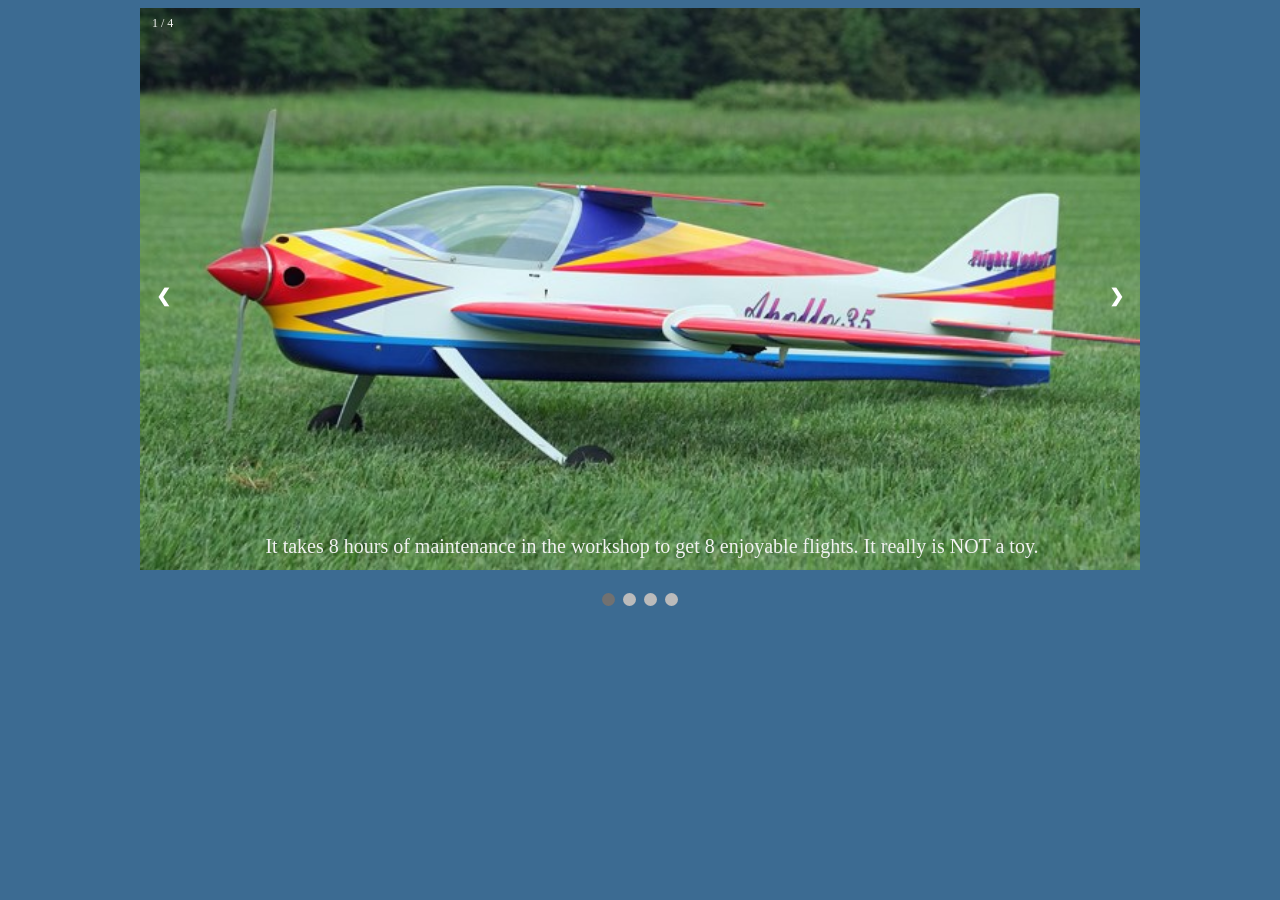
<file: hobby.html>
<!DOCTYPE HTML> 
<html lang="en">
  <head>
    <meta charset="utf-8">
    <title>Henry Wu's Hobbies</title>
    <link href="assets/stylesheets/hobby_style.css" rel="stylesheet" type="text/css" media="all">
    <script src="assets/javascripts/menus.js"></script>
	<link rel="icon" href="heli_pad.jpg">
	
	<!-- Global site tag (gtag.js) - Google Analytics -->
	<script async src="https://www.googletagmanager.com/gtag/js?id=UA-109307947-1"></script>
	<script>
	window.dataLayer = window.dataLayer || [];
	function gtag(){dataLayer.push(arguments);}
	gtag('js', new Date());

	gtag('config', 'UA-109307947-1');
	</script>
	
  </head>
  
  <body id="projects">
	<body onpageshow="currentSlide(1)">
	<div class="slideshow-container">
		
	<div class="mySlides fade">
		<div class="numbertext">1 / 4</div>
		<img src="assets/images/apollo_35.jpg" style="width:100%;height:100%">
		<div class="text">It takes 8 hours of maintenance in the workshop to get 8 enjoyable flights. It really is NOT a toy.</div>
	</div>

	<div class="mySlides fade">
		<div class="numbertext">2 / 4</div>
		<img src="assets/images/ping_pong.jpg" style="width:100%;height:100%">
		<div class="text">Hitting the ball is simple, the hard part is playing it right.</div>
	</div>

	<div class="mySlides fade">
		<div class="numbertext">3 / 4</div>
		<img src="assets/images/piano.jpg" style="width:100%;height:100%">
		<div class="text">I knew Fur Elise requires RCM level 7. So I made it to 8.</div>
	</div>
	
	<div class="mySlides fade"> 
		<div class="numbertext">4 / 4</div> 
		<img src="assets/images/ayytrox_fix.png" style="width:100%;height:10%">
		<div class="darktext">According to ranks, there are at least 29'000 people in the world that plays League of Legends better than I do.</div>
	</div>
	
	
	<!--
	<div class="mySlides fade"> 
		<div class="numbertext">4 / 4</div> 
		<img src="assets/images/sf4_charSelect.jpg" style="width:100%;height:100%">
		<div class="text">According to the game ranking, there are at least 2500 people in the world that plays this game better than I do.</div>
	</div>
	-->
	
	<a class="prev" onclick="plusSlides(-1)">&#10094;</a>
	<a class="next" onclick="plusSlides(1)">&#10095;</a>
	</div>
	<br>

	<div style="text-align:center">
	<span class="dot" onclick="currentSlide(1)"></span> 
	<span class="dot" onclick="currentSlide(2)"></span> 
	<span class="dot" onclick="currentSlide(3)"></span> 
	<span class="dot" onclick="currentSlide(4)"></span>
	</div>
  </body>
</html>
</file>
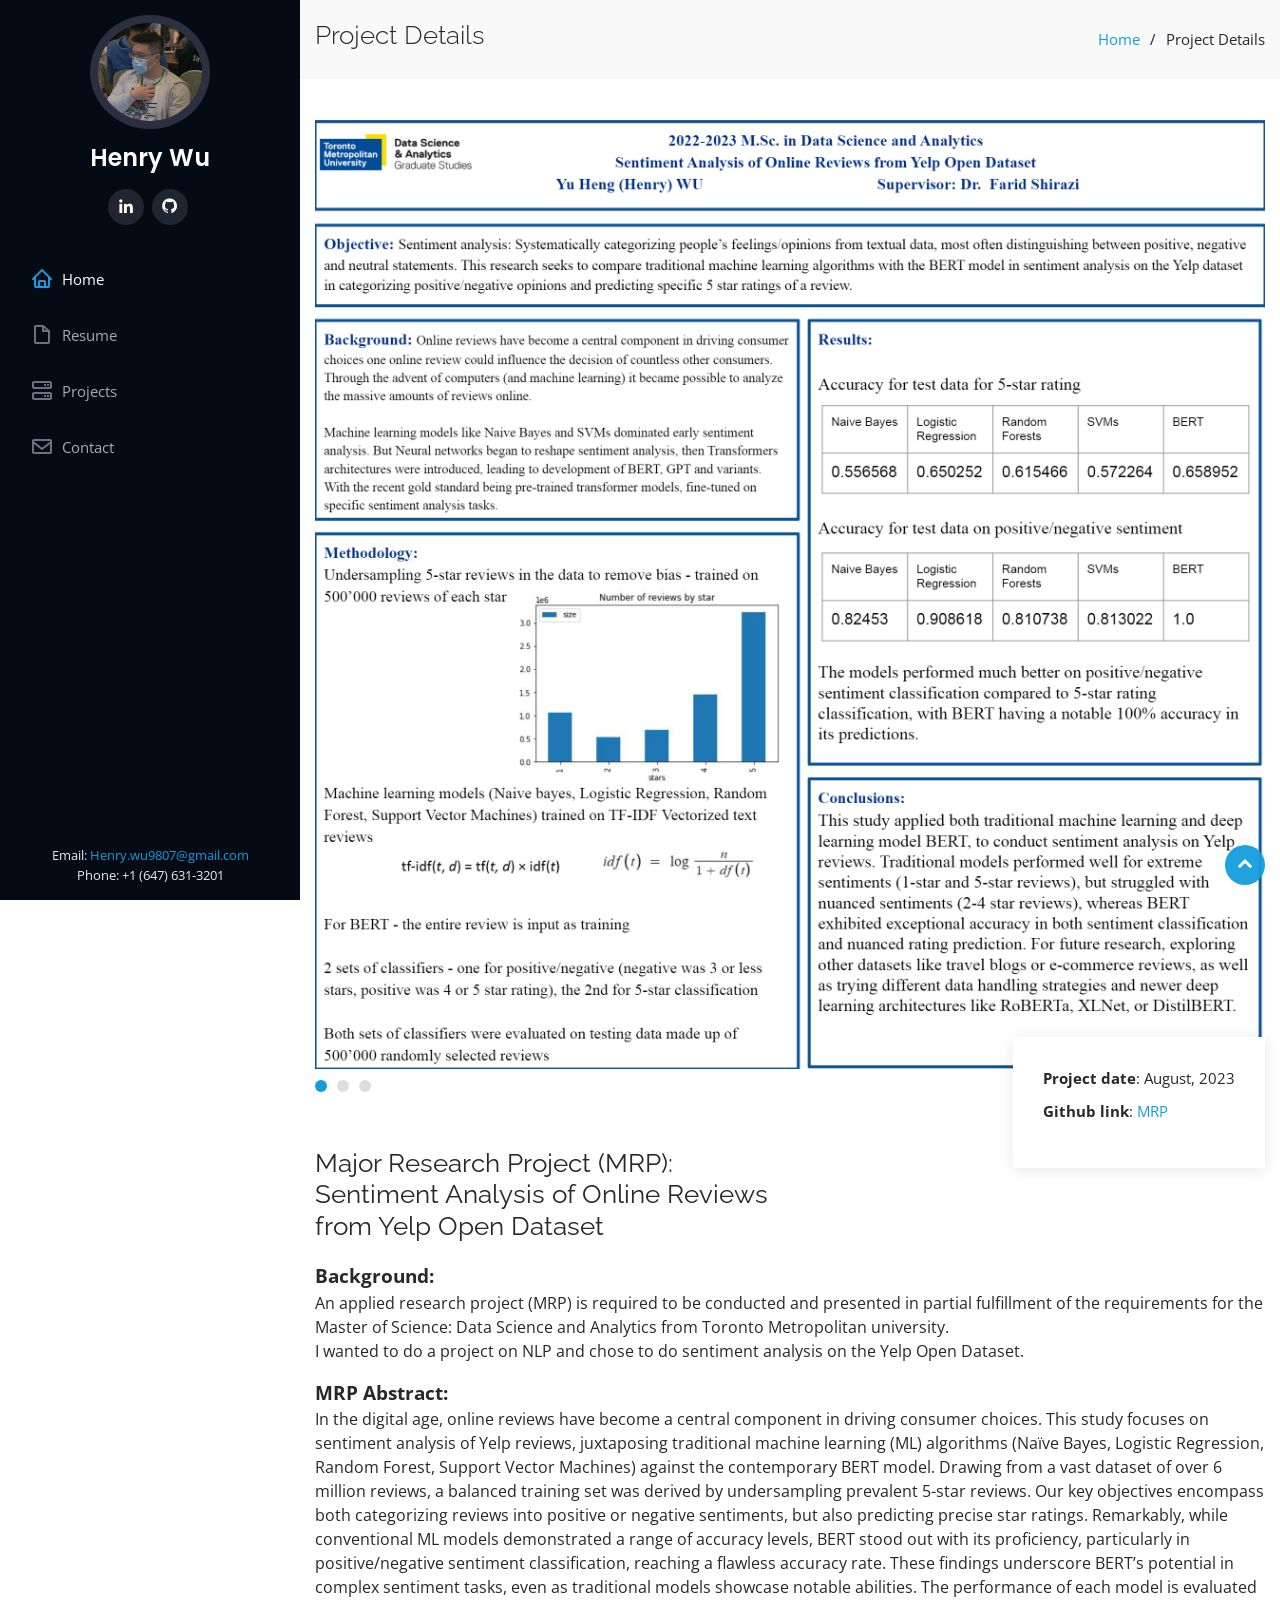
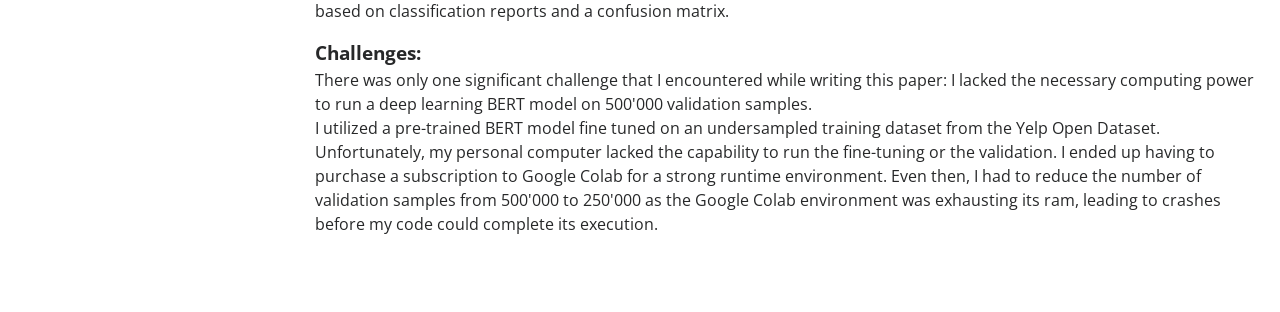
<file: mrp.html>
<!DOCTYPE html>
<html lang="en">

<head>
  <meta charset="utf-8">
  <meta content="width=device-width, initial-scale=1.0" name="viewport">

  <title>Henry Wu - Project Details</title>
  <meta content="" name="description">
  <meta content="" name="keywords">
  
  	<!-- Global site tag (gtag.js) - Google Analytics -->
	<script async src="https://www.googletagmanager.com/gtag/js?id=UA-109307947-1"></script>
	<script>
	window.dataLayer = window.dataLayer || [];
	function gtag(){dataLayer.push(arguments);}
	gtag('js', new Date());

	gtag('config', 'UA-109307947-1');
	</script>

  <!-- Favicons -->
  <link href="assets/img/computer.svg" rel="icon">

  <!-- Google Fonts -->
  <link href="https://fonts.googleapis.com/css?family=Open+Sans:300,300i,400,400i,600,600i,700,700i|Raleway:300,300i,400,400i,500,500i,600,600i,700,700i|Poppins:300,300i,400,400i,500,500i,600,600i,700,700i" rel="stylesheet">

  <!-- Vendor CSS Files -->
  <link href="assets/vendor/bootstrap/css/bootstrap.min.css" rel="stylesheet">
  <link href="assets/vendor/icofont/icofont.min.css" rel="stylesheet">
  <link href="assets/vendor/boxicons/css/boxicons.min.css" rel="stylesheet">
  <link href="assets/vendor/venobox/venobox.css" rel="stylesheet">
  <link href="assets/vendor/owl.carousel/assets/owl.carousel.min.css" rel="stylesheet">
  <link href="assets/vendor/aos/aos.css" rel="stylesheet">

  <!-- Template Main CSS File -->
  <link href="assets/css/style.css" rel="stylesheet">

  <!-- =======================================================
  * Template Name: iPortfolio - v1.4.1
  * Template URL: https://bootstrapmade.com/iportfolio-bootstrap-portfolio-websites-template/
  * Author: BootstrapMade.com
  * License: https://bootstrapmade.com/license/
  ======================================================== -->
</head>

<body>

  <!-- ======= Mobile nav toggle button ======= -->
  <button type="button" class="mobile-nav-toggle d-xl-none"><i class="icofont-navigation-menu"></i></button>

  <!-- ======= Header ======= -->
  <header id="header">
    <div class="d-flex flex-column">

      <div class="profile">
        <img src="assets/img/selfie.jpg" alt="" class="img-fluid rounded-circle">
        <h1 class="text-light"><a href="index.html">Henry Wu</a></h1>
        <div class="social-links mt-3 text-center">
          <a href="https://www.linkedin.com/in/henry-wu-225544145/" target="_blank" class="linkedin"><i class="bx bxl-linkedin"></i></a>
          <a href="https://github.com/Tusk98" target="_blank" class="github"><i class="bx bxl-github"></i></a>
        </div>
      </div>

      <nav class="nav-menu">
        <ul>
          <li class="active"><a href="index.html#about"><i class="bx bx-home"></i> <span>Home</span></a></li>
          <li><a href="index.html#resume"><i class="bx bx-file-blank"></i> <span>Resume</span></a></li>
          <li><a href="index.html#projects"><i class="bx bx-server"></i> Projects</a></li>
          <li><a href="index.html#contact"><i class="bx bx-envelope"></i> Contact</a></li>

        </ul>
      </nav><!-- .nav-menu -->
      <button type="button" class="mobile-nav-toggle d-xl-none"><i class="icofont-navigation-menu"></i></button>

    </div>
  </header><!-- End Header -->

  <main id="main">

    <!-- ======= Breadcrumbs ======= -->
    <section id="breadcrumbs" class="breadcrumbs">
      <div class="container">

        <div class="d-flex justify-content-between align-items-center">
          <h2>Project Details</h2>
          <ol>
            <li><a href="index.html">Home</a></li>
            <li>Project Details</li>
          </ol>
        </div>

      </div>
    </section><!-- End Breadcrumbs -->

    <!-- ======= Portfolio Details Section ======= -->
    <section id="portfolio-details" class="portfolio-details">
      <div class="container">

        <div class="portfolio-details-container">

          <div class="owl-carousel portfolio-details-carousel">
            <img src="assets/img/mrp-screenshot1.PNG" class="img-fluid" alt="">
            <img src="assets/img/mrp-screenshot2.PNG" class="img-fluid" alt="">
            <img src="assets/img/mrp-screenshot3.PNG" class="img-fluid" alt="">
          </div>

          <div class="portfolio-info">
            <ul>
              <li><strong>Project date</strong>: August, 2023</li>
              <li><strong>Github link</strong>: <a target="_blank" href="https://github.com/Tusk98/Handwriting">MRP</a></li>
            </ul>
          </div>

        </div>

        <div class="portfolio-description">
          <h2>Major Research Project (MRP): Sentiment Analysis of Online Reviews from Yelp Open Dataset</h2>
          <strong style="font-size:120%">Background:</strong>
          <p>An applied research project (MRP) is required to be conducted and presented in partial fulfillment
			of the requirements for the Master of Science: Data Science and Analytics from Toronto Metropolitan university. 
			<br> I wanted to do a project on NLP and chose to do sentiment analysis on the Yelp Open Dataset. 
          </p>
		  
		  <strong style="font-size:120%">MRP Abstract:</strong>
		  <p>In the digital age, online reviews have become a central component in driving consumer choices.
			This study focuses on sentiment analysis of Yelp reviews, juxtaposing traditional machine learning (ML)
			algorithms (Naïve Bayes, Logistic Regression, Random Forest, Support Vector Machines) against the
			contemporary BERT model. Drawing from a vast dataset of over 6 million reviews, a balanced training set
			was derived by undersampling prevalent 5-star reviews. Our key objectives encompass both categorizing
			reviews into positive or negative sentiments, but also predicting precise star ratings. Remarkably, while
			conventional ML models demonstrated a range of accuracy levels, BERT stood out with its proficiency,
			particularly in positive/negative sentiment classification, reaching a flawless accuracy rate. These
			findings underscore BERT’s potential in complex sentiment tasks, even as traditional models showcase
			notable abilities. The performance of each model is evaluated based on classification reports and a
			confusion matrix.
		  
		  </p>
		  
          <strong style="font-size:120%">Challenges:</strong>
          <p> There was only one significant challenge that I encountered while writing this paper: 
			I lacked the necessary computing power to run a deep learning BERT model on 500'000 validation samples.  <br> 
			I utilized a pre-trained BERT model fine tuned on an undersampled training dataset from the Yelp Open Dataset. Unfortunately, my personal computer lacked the capability to run
			the fine-tuning or the validation. I ended up having to purchase a subscription to Google Colab for a strong runtime environment.
			Even then, I had to reduce the number of validation samples from 500'000 to 250'000 as the Google Colab environment was exhausting its ram, leading to
			crashes before my code could complete its execution. 
          </p>

        </div>

      </div>
    </section><!-- End Portfolio Details Section -->

  </main><!-- End #main -->

  <!-- ======= Footer ======= -->
  <footer id="footer">
    <div class="container">
      <div class="credits">
        Email: <a href="mailto:henry.wu9807@gmail.com" title="Henry's email">Henry.wu9807@gmail.com<br></a>
        Phone: +1 (647) 631-3201
      </div>
    </div>
  </footer><!-- End  Footer -->

  <a href="#" class="back-to-top"><i class="icofont-simple-up"></i></a>

  <!-- Vendor JS Files -->
  <script src="assets/vendor/jquery/jquery.min.js"></script>
  <script src="assets/vendor/bootstrap/js/bootstrap.bundle.min.js"></script>
  <script src="assets/vendor/jquery.easing/jquery.easing.min.js"></script>
  <script src="assets/vendor/php-email-form/validate.js"></script>
  <script src="assets/vendor/waypoints/jquery.waypoints.min.js"></script>
  <script src="assets/vendor/counterup/counterup.min.js"></script>
  <script src="assets/vendor/isotope-layout/isotope.pkgd.min.js"></script>
  <script src="assets/vendor/venobox/venobox.min.js"></script>
  <script src="assets/vendor/owl.carousel/owl.carousel.min.js"></script>
  <script src="assets/vendor/typed.js/typed.min.js"></script>
  <script src="assets/vendor/aos/aos.js"></script>

  <!-- Template Main JS File -->
  <script src="assets/js/main.js"></script>

</body>

</html>
</file>
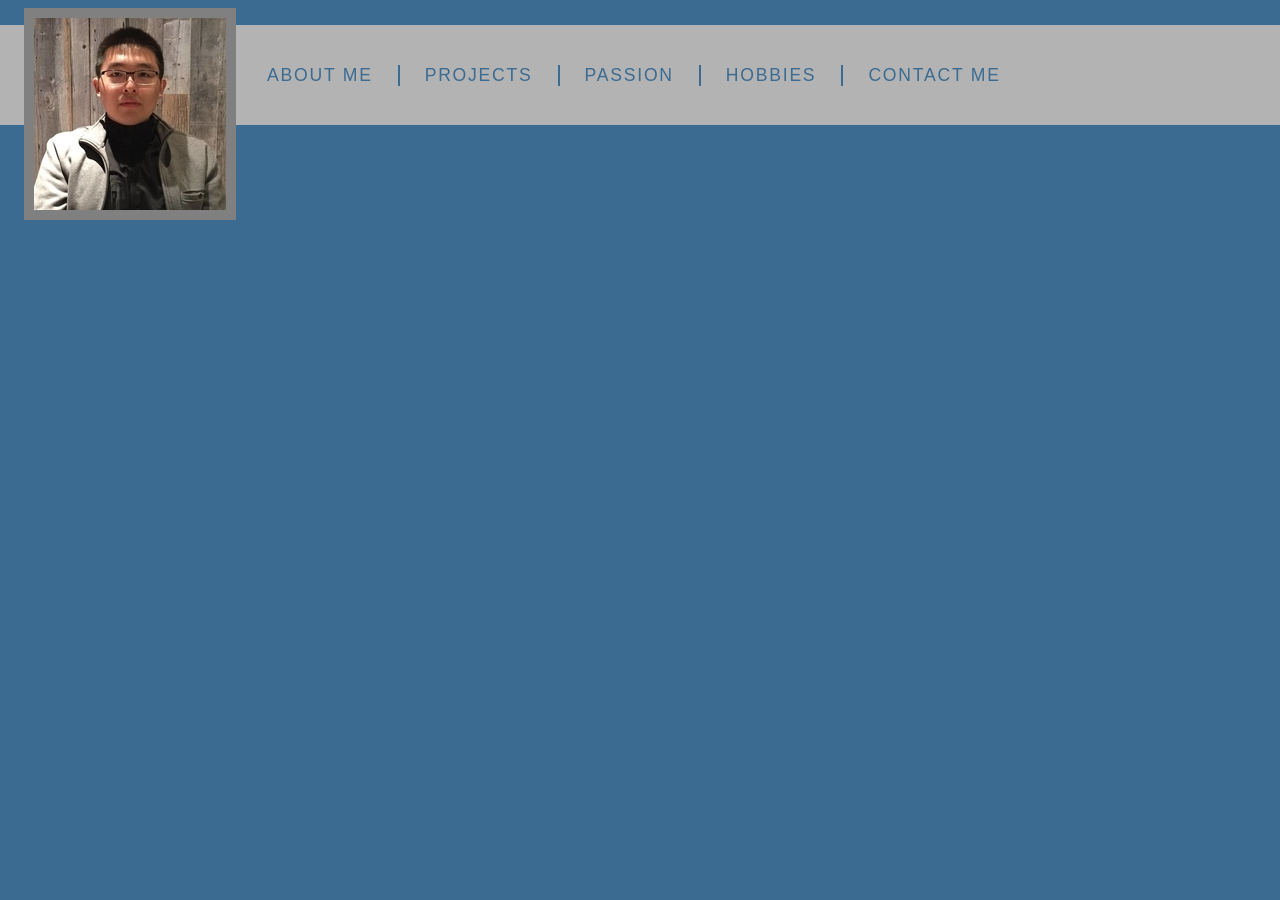
<file: passion.html>
<!DOCTYPE HTML> 
<html lang="en">
  <head>
    <meta charset="utf-8">
    <title>Henry Wu's Passion</title>
    <link href="assets/stylesheets/style_website.css" rel="stylesheet" type="text/css" media="all">
    <script src="assets/javascripts/jquery-1.5.1.min.js"></script>
    <script src="assets/javascripts/jquery-ui-1.8.10.custom.min.js"></script>
    <script src="assets/javascripts/menus.js"></script>
	
	<!-- Global site tag (gtag.js) - Google Analytics -->
	<script async src="https://www.googletagmanager.com/gtag/js?id=UA-109307947-1"></script>
	<script>
	window.dataLayer = window.dataLayer || [];
	function gtag(){dataLayer.push(arguments);}
	gtag('js', new Date());

	gtag('config', 'UA-109307947-1');
	</script>
	
  </head>
  <body>
  <div id="wrapper">
      <div id="mainHeader">
        <a href="index.html" title="home" class="logo">
          <div id="logo">
            <h1>About Me</h1>
          </div>
        </a>
        <div id="siteNav">
          <h1>About me</h1>
          <ul>
            <li><a href="index.html" title="About me page">About me <br /></a></li>			
            <li><a href="projects.html" title="Projects page">Projects <br /></a></li>
            <li><a href="passion.html" title="Passion page">Passion<br /></a></li> 
			<li><a href="hobby.html" title="hobbies page">Hobbies<br /></a></li> 
			<li><a href="">Contact me</a><br />
				<ul> 
					<li><a href="https://www.linkedin.com/in/yu-heng-henry-wu-225544145/" title="Henry's linkedin" target="_blank">LinkedIn</a></li> 
					<li><a href="https://github.com/Tusk98" title="Henry's github" target="_blank">GitHub</a></li> 
					<li><a href="mailto:yuheng.wu@mail.utoronto.ca" title="My email">My Email</a></li> 
				</ul>
			</li> 
          </ul>
        </div>
      </div>
	  
	  <div id="mainContent">
		<div id="mainArticle"> 
			<h2>Page under Construction</h2>
		</div>
	  </div>
	
	  
  </div> 
  </body>
</html>
</file>
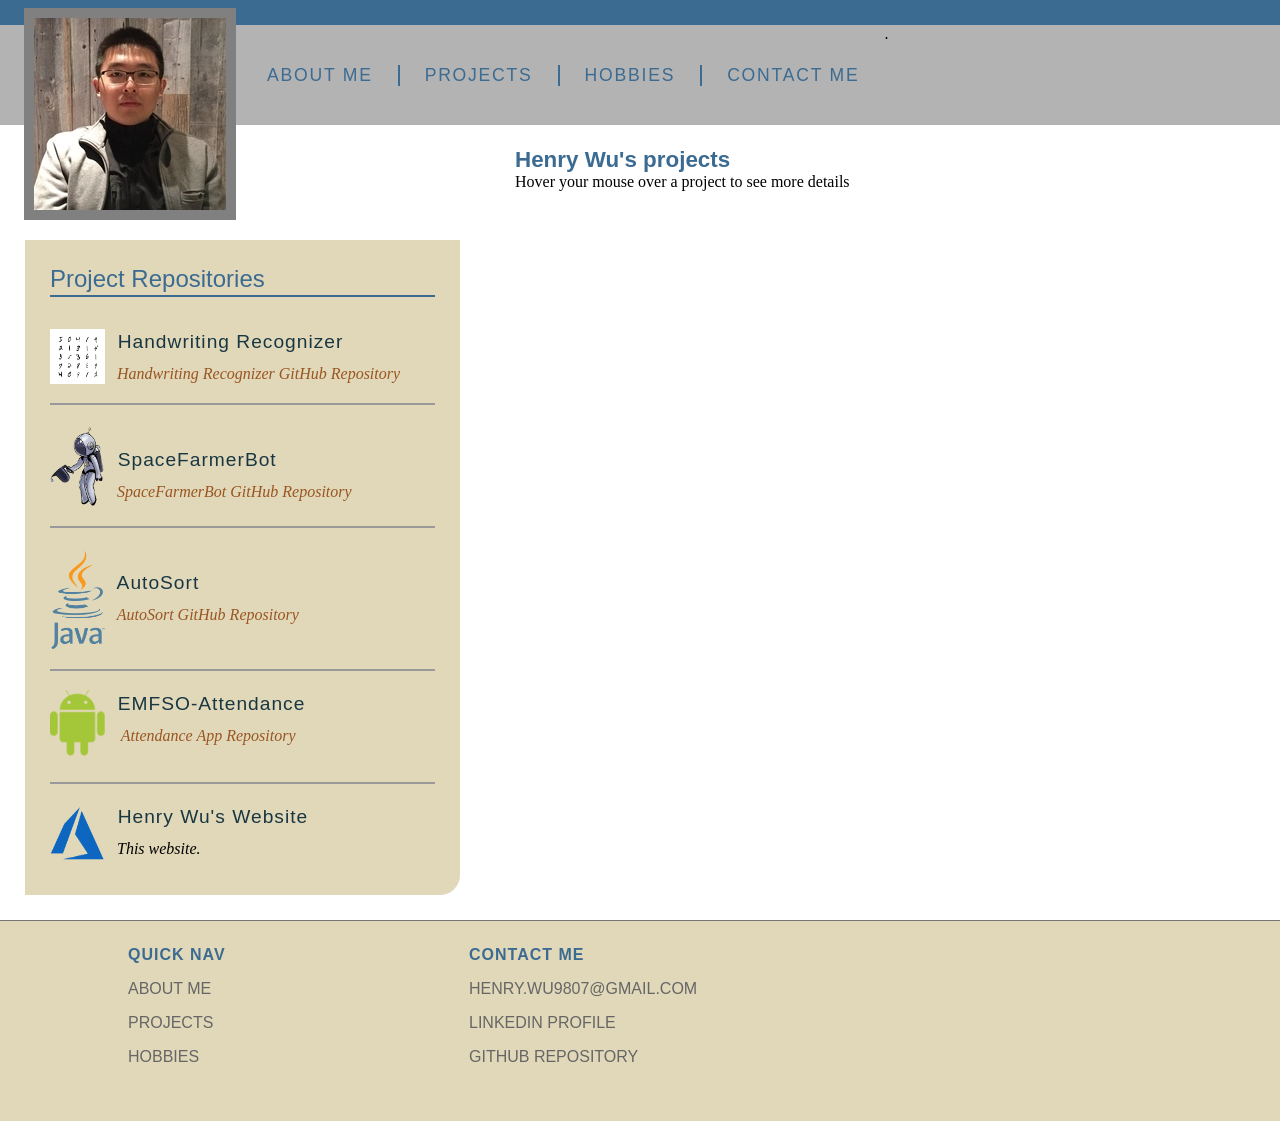
<file: projects.html>
<!DOCTYPE HTML>
<html lang="en">
  <head>
    <meta charset="utf-8">
    <title>Henry Wu's Projects</title>
    <link href="assets/stylesheets/projects_style.css" rel="stylesheet" type="text/css" media="all">
    <script src="assets/javascripts/jquery-1.5.1.min.js"></script>
    <script src="assets/javascripts/jquery-ui-1.8.10.custom.min.js"></script>
    <script src="assets/javascripts/menus.js"></script>
	
	<!-- Global site tag (gtag.js) - Google Analytics -->
	<script async src="https://www.googletagmanager.com/gtag/js?id=UA-109307947-1"></script>
	<script>
	window.dataLayer = window.dataLayer || [];
	function gtag(){dataLayer.push(arguments);}
	gtag('js', new Date());

	gtag('config', 'UA-109307947-1');
	</script>
	
  </head>
  <body>
  <!-- To have the Hover over effect, you must add the id onto the normal fcn call here and below-->
	<body onpageshow="normal(HandwritingDesc);normal(DiscordBotDesc);normal(AutoSortDesc);normal(NoteTakingDesc);normal(WebsiteDesc);">
    <div id="wrapper">
      <div id="mainHeader">
        <a href="index.html" title="home" class="logo">
          <div id="logo">
            <h1>Projects</h1>
          </div>
        </a>
        <div id="siteNav">
          <h1>Projects</h1>
          <ul>
            <li><a href="index.html" title="About me page">About me <br /></a></li>	.
            <li><a href="projects.html" title="Projects page">Projects <br /></a></li>
			<li><a href="hobby.html" title="hobbies page" target="_blank">Hobbies<br /></a></li> 
			<li><a href="contact.html" title="contact info page">Contact me</a><br />
				<ul> 
					<li><a href="https://www.linkedin.com/in/yu-heng-henry-wu-225544145/" title="Henry's linkedin" target="_blank">LinkedIn</a></li> 
					<li><a href="https://github.com/Tusk98" title="Henry's github" target="_blank">GitHub</a></li> 
					<li><a href="mailto:yuheng.wu@mail.utoronto.ca" title="My email">My Email</a></li> 
				</ul>
			</li> 
          </ul>
        </div>
      </div>
  
      <div id="mainContent">
        <div id="contentHeader">
          <h2><b>Henry Wu's projects</b></h2>
		  Hover your mouse over a project to see more details
        </div>
        
        <div id="mainArticle">
		
			<div id="HandwritingDesc">
            <h2>Handwriting Recognizer</h2>
				<p>After being exposed to all the possible applications of Machine Learning through the courses <br>I took on Coursera, I decided to make a handwriting recognizer for fun. 
				</p>
			</div>
			
			<div id="DiscordBotDesc">
            <h2>SpaceFarmerBot</h2>
				<p>After being frustrated by the lack of functionality of some of the popular discord bots I thought <br> "Why use someone else's when you can make your own?"
				</p>
			</div>
		
			<div id="AutoSortDesc">
            <h2>AutoSort</h2>
				<p>AutoSort began with a friend complaining about having to constantly move downloaded MP3 files from the downloads folder to his desktop. After completion and distributing to friends, by popular demand I added the functionality of moving Microsoft Word documents as well as PDF files.
				</p>
			</div>
		  
		  <div id="NoteTakingDesc"> 
			<h2>EMFSO Attendance App</h2> 
				<p>I created a simple Android app to help take attendance for EMFSO indoor program.
				<br>Why all the hassle with pen and paper?
				</p>
		  </div>
		
		  <div id="WebsiteDesc">
			<h2>Henry's Personal Website</h2> 
				<p>I created a personal website to help me learn how to use HTML, CSS and JavaScript together. It was originally housed on GitHub but after using Microsoft Azure and seeing how simple it was to use. 
				<br> I decided to move the housing to MS-Azure App Service.
				</p>
		  </div>
		  
          
        </div>
      </div>
      
      <div id="secondaryContent">
        <div id="specials" class="callOut">
          <h1>Project Repositories</h1>
		  
		  <div onmouseover="hover(HandwritingDesc)" onmouseleave="normal(HandwritingDesc)">
			<h2 class="top"><img class="handwriting" src="assets/images/handwriting.png" alt="Handwriting Recognizer Logo" width="55" height="55" /><br>&nbsp;&nbsp;Handwriting Recognizer</h2>
			<p><a href="https://github.com/Tusk98/Handwriting" title="Handwriting Recognizer repo" target="_blank">&nbsp;&nbsp;&nbsp;Handwriting Recognizer GitHub Repository</a></p>
		  </div>
		  
		  <div onmouseover="hover(DiscordBotDesc)" onmouseleave="normal(DiscordBotDesc)">
			<h2><br><img src="assets/images/rsz_spacefarmer.png" alt="Discord Bot Logo" width="55" height="80" /><br>&nbsp;&nbsp;SpaceFarmerBot</h2>
			<p><a href="https://github.com/Tusk98/SpaceFarmerBot" title="SpaceFarmerBot repo" target="_blank">&nbsp;&nbsp;&nbsp;SpaceFarmerBot GitHub Repository</a></p>
		  </div>
		  
		  <div onmouseover="hover(AutoSortDesc)" onmouseleave="normal(AutoSortDesc)">
			<h2><br><img src="assets/images/java_logo.png" alt="Java Logo" width="55" height="100" /><br>&nbsp;&nbsp;AutoSort</h2>
			<p><a href="https://github.com/Tusk98/autoSort" title="AutoSort repo" target="_blank">&nbsp;&nbsp;&nbsp;AutoSort GitHub Repository</a></p>
		  </div>
		  
		  <div onmouseover="hover(NoteTakingDesc)" onmouseleave="normal(NoteTakingDesc)">
			<h2><img class="android" src="assets/images/android_logo.png" alt="Android Studio Logo" width="55" height="66" /><br>&nbsp;&nbsp;EMFSO-Attendance</h2>
			<p>
			<a href="https://github.com/Tusk98/EMFSO-Attendance" title="Note-Taking-App repo" target="_blank">&nbsp; &nbsp;&nbsp;Attendance App Repository <br><br> </a>
          </p>  
		  </div>
		  
		  <div onmouseover="hover(WebsiteDesc)" onmouseleave="normal(WebsiteDesc)">
			  <h2><br><img src="assets/images/azure_transparent.png" alt="Website logo" width="55" height="55">&nbsp;&nbsp;Henry Wu's Website</h2> 
			  <p>
			  &nbsp;&nbsp;&nbsp;This website. <br>
			  </p>
		  </div>
		  
        </div>
      </div>
      
      <div id="pageFooter">
        <div id="quickLinks">
          <h1>Quick Nav</h1>
			  <ul id="quickNav">
				<li><a href="index.html" title="About me page">About me <br /></a></li>			
				<li><a href="projects.html" title="Projects page">Projects <br /></a></li>
				<li><a href="hobby.html" title="hobbies page">Hobbies<br /></a></li> 
			  </ul>
        </div>

        <div id="contact_info">
          <h1>Contact me</h1>
		  <ul>
			<li><a href="mailto:henry.wu9807@gmail.com" title="Henry's email">Henry.wu9807@gmail.com<br /></a></li> 
			<li><a href="https://www.linkedin.com/in/yu-heng-henry-wu-225544145/" title="Henry's linkedin" target="_blank">LinkedIn profile<br /></a></li>
			<li><a href="https://github.com/Tusk98" title="Henry's github" target="_blank">GitHub repository<br /></a></li>
		  </ul>
        </div>
      </div>
	  
    </div>
  </body>
</html>
</file>
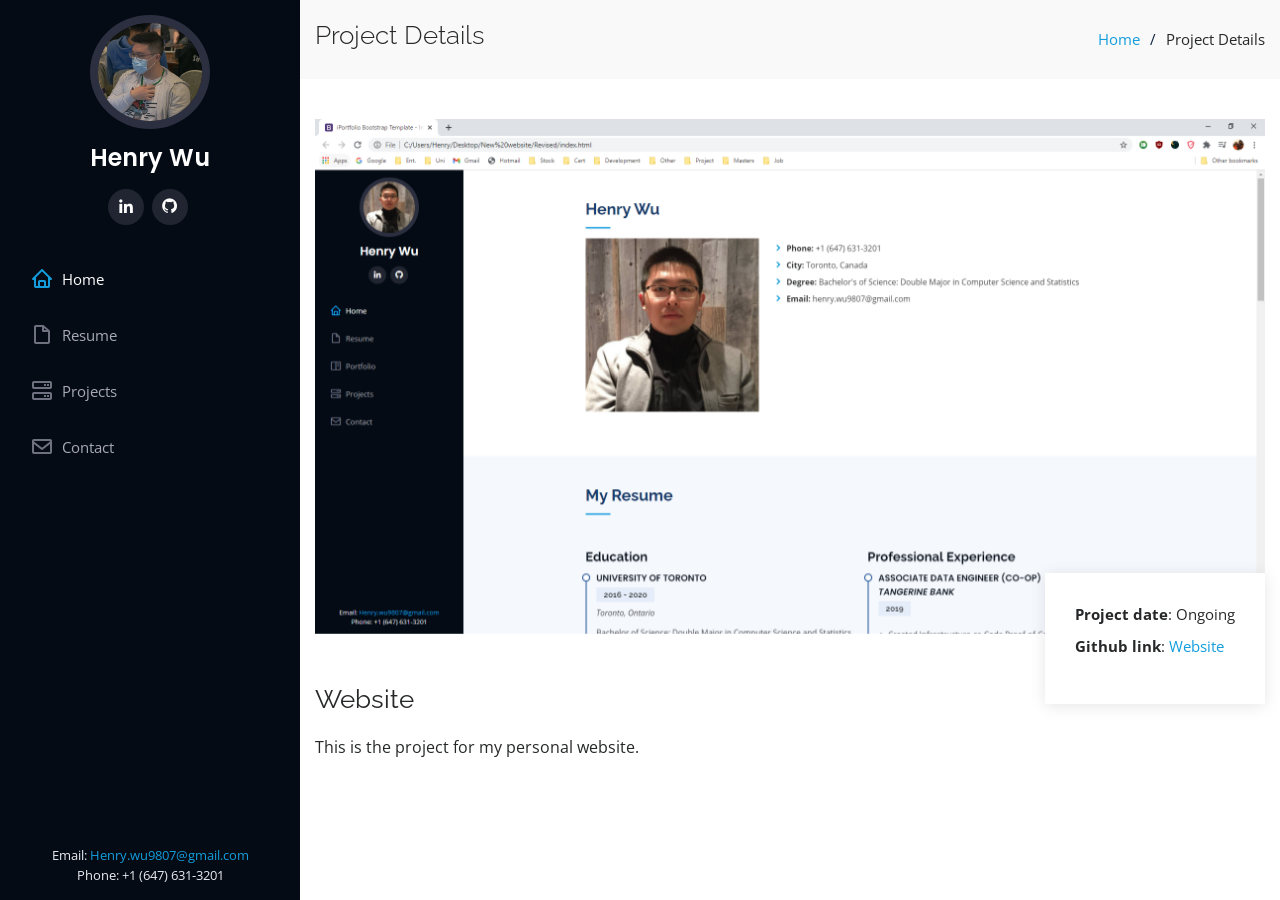
<file: website-details.html>
<!DOCTYPE html>
<html lang="en">

<head>
  <meta charset="utf-8">
  <meta content="width=device-width, initial-scale=1.0" name="viewport">

  <title>Henry Wu - Project Details</title>
  <meta content="" name="description">
  <meta content="" name="keywords">

	<!-- Global site tag (gtag.js) - Google Analytics -->
	<script async src="https://www.googletagmanager.com/gtag/js?id=UA-109307947-1"></script>
	<script>
	window.dataLayer = window.dataLayer || [];
	function gtag(){dataLayer.push(arguments);}
	gtag('js', new Date());

	gtag('config', 'UA-109307947-1');
	</script>
	
  <!-- Favicons -->
  <link href="assets/img/favicon.png" rel="icon">
  <link href="assets/img/apple-touch-icon.png" rel="apple-touch-icon">

  <!-- Google Fonts -->
  <link href="https://fonts.googleapis.com/css?family=Open+Sans:300,300i,400,400i,600,600i,700,700i|Raleway:300,300i,400,400i,500,500i,600,600i,700,700i|Poppins:300,300i,400,400i,500,500i,600,600i,700,700i" rel="stylesheet">

  <!-- Vendor CSS Files -->
  <link href="assets/vendor/bootstrap/css/bootstrap.min.css" rel="stylesheet">
  <link href="assets/vendor/icofont/icofont.min.css" rel="stylesheet">
  <link href="assets/vendor/boxicons/css/boxicons.min.css" rel="stylesheet">
  <link href="assets/vendor/venobox/venobox.css" rel="stylesheet">
  <link href="assets/vendor/owl.carousel/assets/owl.carousel.min.css" rel="stylesheet">
  <link href="assets/vendor/aos/aos.css" rel="stylesheet">

  <!-- Template Main CSS File -->
  <link href="assets/css/style.css" rel="stylesheet">

  <!-- =======================================================
  * Template Name: iPortfolio - v1.4.1
  * Template URL: https://bootstrapmade.com/iportfolio-bootstrap-portfolio-websites-template/
  * Author: BootstrapMade.com
  * License: https://bootstrapmade.com/license/
  ======================================================== -->
</head>

<body>

  <!-- ======= Mobile nav toggle button ======= -->
  <button type="button" class="mobile-nav-toggle d-xl-none"><i class="icofont-navigation-menu"></i></button>

  <!-- ======= Header ======= -->
  <header id="header">
    <div class="d-flex flex-column">

      <div class="profile">
        <img src="assets/img/selfie.jpg" alt="" class="img-fluid rounded-circle">
        <h1 class="text-light"><a href="index.html">Henry Wu</a></h1>
        <div class="social-links mt-3 text-center">
          <a href="https://www.linkedin.com/in/henry-wu-225544145/" target="_blank" class="linkedin"><i class="bx bxl-linkedin"></i></a>
          <a href="https://github.com/Tusk98" target="_blank" class="github"><i class="bx bxl-github"></i></a>
        </div>
      </div>

      <nav class="nav-menu">
        <ul>
          <li class="active"><a href="index.html#about"><i class="bx bx-home"></i> <span>Home</span></a></li>
          <li><a href="index.html#resume"><i class="bx bx-file-blank"></i> <span>Resume</span></a></li>
          <li><a href="index.html#projects"><i class="bx bx-server"></i> Projects</a></li>
          <li><a href="index.html#contact"><i class="bx bx-envelope"></i> Contact</a></li>

        </ul>
      </nav><!-- .nav-menu -->
      <button type="button" class="mobile-nav-toggle d-xl-none"><i class="icofont-navigation-menu"></i></button>

    </div>
  </header><!-- End Header -->

  <main id="main">

    <!-- ======= Breadcrumbs ======= -->
    <section id="breadcrumbs" class="breadcrumbs">
      <div class="container">

        <div class="d-flex justify-content-between align-items-center">
          <h2>Project Details</h2>
          <ol>
            <li><a href="index.html">Home</a></li>
            <li>Project Details</li>
          </ol>
        </div>

      </div>
    </section><!-- End Breadcrumbs -->

    <!-- ======= Portfolio Details Section ======= -->
    <section id="portfolio-details" class="portfolio-details">
      <div class="container">

        <div class="portfolio-details-container">

          <div class="owl-carousel portfolio-details-carousel">
            <img src="assets/img/website-screenshot.PNG" class="img-fluid" alt="">
          </div>

          <div class="portfolio-info">
            <ul>
              <li><strong>Project date</strong>: Ongoing</li>
              <li><strong>Github link</strong>: <a target="_blank" href="https://github.com/Tusk98/Tusk98.github.io">Website</a></li>
            </ul>
          </div>

        </div>

        <div class="portfolio-description">
          <h2>Website</h2>
          <p> This is the project for my personal website.
          </p>
        </div>

      </div>
    </section><!-- End Portfolio Details Section -->

  </main><!-- End #main -->

  <!-- ======= Footer ======= -->
  <footer id="footer">
    <div class="container">
      <div class="credits">
        Email: <a href="mailto:henry.wu9807@gmail.com" title="Henry's email">Henry.wu9807@gmail.com<br></a>
        Phone: +1 (647) 631-3201
      </div>
    </div>
  </footer><!-- End  Footer -->

  <a href="#" class="back-to-top"><i class="icofont-simple-up"></i></a>

  <!-- Vendor JS Files -->
  <script src="assets/vendor/jquery/jquery.min.js"></script>
  <script src="assets/vendor/bootstrap/js/bootstrap.bundle.min.js"></script>
  <script src="assets/vendor/jquery.easing/jquery.easing.min.js"></script>
  <script src="assets/vendor/php-email-form/validate.js"></script>
  <script src="assets/vendor/waypoints/jquery.waypoints.min.js"></script>
  <script src="assets/vendor/counterup/counterup.min.js"></script>
  <script src="assets/vendor/isotope-layout/isotope.pkgd.min.js"></script>
  <script src="assets/vendor/venobox/venobox.min.js"></script>
  <script src="assets/vendor/owl.carousel/owl.carousel.min.js"></script>
  <script src="assets/vendor/typed.js/typed.min.js"></script>
  <script src="assets/vendor/aos/aos.js"></script>

  <!-- Template Main JS File -->
  <script src="assets/js/main.js"></script>

</body>

</html>
</file>
<file: assets/vendor/venobox/venobox.css>
/* ------ venobox.css --------*/
.vbox-overlay *, .vbox-overlay *:before, .vbox-overlay *:after{
    -webkit-backface-visibility: hidden;
    -webkit-box-sizing:border-box;
    -moz-box-sizing:border-box;
    box-sizing:border-box;
}
.vbox-overlay * { 
    -webkit-backface-visibility: visible;
    backface-visibility: visible;
}
.vbox-overlay{
    display: -webkit-flex;
    display: flex;
    -webkit-flex-direction: column;
    flex-direction: column;
    -webkit-justify-content: center;
    justify-content: center;
    -webkit-align-items: center;
    align-items: center;
    position: fixed;
    left: 0;
    top: 0;
    bottom: 0;
    right: 0;
    z-index: 999999;
}

/* ----- navigation ----- */
.vbox-title{
    width: 100%;
    height: 40px;
    float: left;
    text-align: center;
    line-height: 28px;
    font-size: 12px;
    padding: 6px 50px;
    overflow: hidden;
    position: fixed;
    display: none;
    left: 0;
    z-index: 89;
}
.vbox-close{
    cursor: pointer;
    position: fixed;
    top: -1px;
    right: 0;
    width: 50px;
    height: 40px;
    padding: 6px;
    display: block;
    background-position:10px center;
    overflow: hidden;
    font-size: 24px;
    line-height: 1;
    text-align: center;
    z-index: 99;
}
.vbox-left{
    cursor: pointer;
    position: fixed;
    left: 0;
    height: 40px;
    overflow: hidden;
    line-height: 28px;
    font-size: 12px;
    z-index: 99;
    display: flex;
    align-items:center;
}
.vbox-num{
    display: inline-block;
    margin: 6px 0 6px 15px;
}
/* ----- Social share ----- */
.vbox-share{
    line-height: 28px;
    font-size: 12px;
    overflow: hidden;
    position: fixed;
    left: 0;
    z-index: 98;
    display: flex;
    align-items:center;
    justify-content: center;
    width: 100%;
    text-align: center;
}
.vbox-share svg{
    max-height: 28px;
    width: 28px;
    z-index: 10;
    margin-left: 12px;
    margin-top: 6px;
    margin-bottom: 6px;
    vertical-align: middle;
}


/* ----- navigation ARROWS ----- */
.vbox-next, .vbox-prev{
    position: fixed;
    top: 50%;
    margin-top: -15px;
    overflow: hidden;
    cursor: pointer;
    display: block;
    width: 45px;
    height: 45px;
    z-index: 99;
}
.vbox-next span, .vbox-prev span{
    position: relative;
    width: 20px;
    height: 20px;
    border: 2px solid transparent;
    border-top-color: #B6B6B6;
    border-right-color: #B6B6B6;
    text-indent: -100px;
    position: absolute;
    top: 8px;
    display: block;
}
.vbox-prev{
    left: 15px;
}
.vbox-next{
    right: 15px;
}
.vbox-prev span{
    left: 10px;
    -ms-transform: rotate(-135deg);
    -webkit-transform: rotate(-135deg);
    transform: rotate(-135deg);
}
.vbox-next span{
    -ms-transform: rotate(45deg);
    -webkit-transform: rotate(45deg);
    transform: rotate(45deg);
    right: 10px;
}
/* ------- inline window ------ */
.vbox-inline{
    width: 420px;
    height: 315px;
    height: 70vh;
    padding: 10px;
    background: #fff;
    margin: 0 auto;
    overflow: auto;
    text-align: left;
}
/* ------- Video & iFrames window ------ */
.venoframe{
    max-width: 100%;
    width: 100%;
    border: none;
    width: 100%;
    height: 260px;
    height: 70vh;
}
.venoframe.vbvid{
    height: 260px;
}
@media (min-width: 768px) {
    .venoframe, .vbox-inline{
        width: 90%;
        height: 360px;
        height: 70vh;
    }
    .venoframe.vbvid{
        width: 640px;
        height: 360px;
    }
}
@media (min-width: 992px) {
    .venoframe, .vbox-inline{
        max-width: 1200px;
        width: 80%;
        height: 540px;
        height: 70vh;
    }
    .venoframe.vbvid{
        width: 960px;
        height: 540px;
    }
}
/* 
Please do NOT edit this part! 
or at least read this note: http://i.imgur.com/7C0ws9e.gif
*/
.vbox-open{
    overflow: hidden;
}
.vbox-container{
    position: absolute;
    left: 0;
    right: 0;
    top: 0;
    bottom: 0;
    overflow-x: hidden;
    overflow-y: scroll;
    overflow-scrolling: touch;
    -webkit-overflow-scrolling: touch;
    z-index: 20;
    max-height: 100%;

}

.vbox-content{
    text-align: center;
    float: left;
    width: 100%;
    position: relative;
    overflow: hidden;
    padding: 20px 4%;
}
.vbox-container img{
    max-width: 100%;
    height: auto;
}
.vbox-figlio{
    box-shadow: 0 0 12px rgba(0,0,0,0.19), 0 6px 6px rgba(0,0,0,0.23);
    max-width: 100%;
    text-align: initial;
}
img.vbox-figlio{
    -webkit-user-select: none;
-khtml-user-select: none;
-moz-user-select: none;
-o-user-select: none;
user-select: none;
}
.vbox-content.swipe-left{
    margin-left: -200px !important;
}
.vbox-content.swipe-right{
    margin-left: 200px !important;
}
.vbox-animated{
    webkit-transition: margin 300ms ease-out;
    transition: margin 300ms ease-out;
}

/* ---------- preloader ----------
 * SPINKIT 
 * http://tobiasahlin.com/spinkit/
-------------------------------- */
.sk-double-bounce,.sk-rotating-plane{width:40px;height:40px;margin:40px auto}.sk-rotating-plane{background-color:#333;-webkit-animation:sk-rotatePlane 1.2s infinite ease-in-out;animation:sk-rotatePlane 1.2s infinite ease-in-out}@-webkit-keyframes sk-rotatePlane{0%{-webkit-transform:perspective(120px) rotateX(0) rotateY(0);transform:perspective(120px) rotateX(0) rotateY(0)}50%{-webkit-transform:perspective(120px) rotateX(-180.1deg) rotateY(0);transform:perspective(120px) rotateX(-180.1deg) rotateY(0)}100%{-webkit-transform:perspective(120px) rotateX(-180deg) rotateY(-179.9deg);transform:perspective(120px) rotateX(-180deg) rotateY(-179.9deg)}}@keyframes sk-rotatePlane{0%{-webkit-transform:perspective(120px) rotateX(0) rotateY(0);transform:perspective(120px) rotateX(0) rotateY(0)}50%{-webkit-transform:perspective(120px) rotateX(-180.1deg) rotateY(0);transform:perspective(120px) rotateX(-180.1deg) rotateY(0)}100%{-webkit-transform:perspective(120px) rotateX(-180deg) rotateY(-179.9deg);transform:perspective(120px) rotateX(-180deg) rotateY(-179.9deg)}}.sk-double-bounce{position:relative}.sk-double-bounce .sk-child{width:100%;height:100%;border-radius:50%;background-color:#333;opacity:.6;position:absolute;top:0;left:0;-webkit-animation:sk-doubleBounce 2s infinite ease-in-out;animation:sk-doubleBounce 2s infinite ease-in-out}.sk-chasing-dots .sk-child,.sk-spinner-pulse,.sk-three-bounce .sk-child{background-color:#333;border-radius:100%}.sk-double-bounce .sk-double-bounce2{-webkit-animation-delay:-1s;animation-delay:-1s}@-webkit-keyframes sk-doubleBounce{0%,100%{-webkit-transform:scale(0);transform:scale(0)}50%{-webkit-transform:scale(1);transform:scale(1)}}@keyframes sk-doubleBounce{0%,100%{-webkit-transform:scale(0);transform:scale(0)}50%{-webkit-transform:scale(1);transform:scale(1)}}.sk-wave{margin:40px auto;width:50px;height:40px;text-align:center;font-size:10px}.sk-wave .sk-rect{background-color:#333;height:100%;width:6px;display:inline-block;-webkit-animation:sk-waveStretchDelay 1.2s infinite ease-in-out;animation:sk-waveStretchDelay 1.2s infinite ease-in-out}.sk-wave .sk-rect1{-webkit-animation-delay:-1.2s;animation-delay:-1.2s}.sk-wave .sk-rect2{-webkit-animation-delay:-1.1s;animation-delay:-1.1s}.sk-wave .sk-rect3{-webkit-animation-delay:-1s;animation-delay:-1s}.sk-wave .sk-rect4{-webkit-animation-delay:-.9s;animation-delay:-.9s}.sk-wave .sk-rect5{-webkit-animation-delay:-.8s;animation-delay:-.8s}@-webkit-keyframes sk-waveStretchDelay{0%,100%,40%{-webkit-transform:scaleY(.4);transform:scaleY(.4)}20%{-webkit-transform:scaleY(1);transform:scaleY(1)}}@keyframes sk-waveStretchDelay{0%,100%,40%{-webkit-transform:scaleY(.4);transform:scaleY(.4)}20%{-webkit-transform:scaleY(1);transform:scaleY(1)}}.sk-wandering-cubes{margin:40px auto;width:40px;height:40px;position:relative}.sk-wandering-cubes .sk-cube{background-color:#333;width:10px;height:10px;position:absolute;top:0;left:0;-webkit-animation:sk-wanderingCube 1.8s ease-in-out -1.8s infinite both;animation:sk-wanderingCube 1.8s ease-in-out -1.8s infinite both}.sk-chasing-dots,.sk-spinner-pulse{width:40px;height:40px;margin:40px auto}.sk-wandering-cubes .sk-cube2{-webkit-animation-delay:-.9s;animation-delay:-.9s}@-webkit-keyframes sk-wanderingCube{0%{-webkit-transform:rotate(0);transform:rotate(0)}25%{-webkit-transform:translateX(30px) rotate(-90deg) scale(.5);transform:translateX(30px) rotate(-90deg) scale(.5)}50%{-webkit-transform:translateX(30px) translateY(30px) rotate(-179deg);transform:translateX(30px) translateY(30px) rotate(-179deg)}50.1%{-webkit-transform:translateX(30px) translateY(30px) rotate(-180deg);transform:translateX(30px) translateY(30px) rotate(-180deg)}75%{-webkit-transform:translateX(0) translateY(30px) rotate(-270deg) scale(.5);transform:translateX(0) translateY(30px) rotate(-270deg) scale(.5)}100%{-webkit-transform:rotate(-360deg);transform:rotate(-360deg)}}@keyframes sk-wanderingCube{0%{-webkit-transform:rotate(0);transform:rotate(0)}25%{-webkit-transform:translateX(30px) rotate(-90deg) scale(.5);transform:translateX(30px) rotate(-90deg) scale(.5)}50%{-webkit-transform:translateX(30px) translateY(30px) rotate(-179deg);transform:translateX(30px) translateY(30px) rotate(-179deg)}50.1%{-webkit-transform:translateX(30px) translateY(30px) rotate(-180deg);transform:translateX(30px) translateY(30px) rotate(-180deg)}75%{-webkit-transform:translateX(0) translateY(30px) rotate(-270deg) scale(.5);transform:translateX(0) translateY(30px) rotate(-270deg) scale(.5)}100%{-webkit-transform:rotate(-360deg);transform:rotate(-360deg)}}.sk-spinner-pulse{-webkit-animation:sk-pulseScaleOut 1s infinite ease-in-out;animation:sk-pulseScaleOut 1s infinite ease-in-out}@-webkit-keyframes sk-pulseScaleOut{0%{-webkit-transform:scale(0);transform:scale(0)}100%{-webkit-transform:scale(1);transform:scale(1);opacity:0}}@keyframes sk-pulseScaleOut{0%{-webkit-transform:scale(0);transform:scale(0)}100%{-webkit-transform:scale(1);transform:scale(1);opacity:0}}.sk-chasing-dots{position:relative;text-align:center;-webkit-animation:sk-chasingDotsRotate 2s infinite linear;animation:sk-chasingDotsRotate 2s infinite linear}.sk-chasing-dots .sk-child{width:60%;height:60%;display:inline-block;position:absolute;top:0;-webkit-animation:sk-chasingDotsBounce 2s infinite ease-in-out;animation:sk-chasingDotsBounce 2s infinite ease-in-out}.sk-chasing-dots .sk-dot2{top:auto;bottom:0;-webkit-animation-delay:-1s;animation-delay:-1s}@-webkit-keyframes sk-chasingDotsRotate{100%{-webkit-transform:rotate(360deg);transform:rotate(360deg)}}@keyframes sk-chasingDotsRotate{100%{-webkit-transform:rotate(360deg);transform:rotate(360deg)}}@-webkit-keyframes sk-chasingDotsBounce{0%,100%{-webkit-transform:scale(0);transform:scale(0)}50%{-webkit-transform:scale(1);transform:scale(1)}}@keyframes sk-chasingDotsBounce{0%,100%{-webkit-transform:scale(0);transform:scale(0)}50%{-webkit-transform:scale(1);transform:scale(1)}}.sk-three-bounce{margin:40px auto;width:80px;text-align:center}.sk-three-bounce .sk-child{width:20px;height:20px;display:inline-block;-webkit-animation:sk-three-bounce 1.4s ease-in-out 0s infinite both;animation:sk-three-bounce 1.4s ease-in-out 0s infinite both}.sk-circle .sk-child:before,.sk-fading-circle .sk-circle:before{display:block;border-radius:100%;content:'';background-color:#333}.sk-three-bounce .sk-bounce1{-webkit-animation-delay:-.32s;animation-delay:-.32s}.sk-three-bounce .sk-bounce2{-webkit-animation-delay:-.16s;animation-delay:-.16s}@-webkit-keyframes sk-three-bounce{0%,100%,80%{-webkit-transform:scale(0);transform:scale(0)}40%{-webkit-transform:scale(1);transform:scale(1)}}@keyframes sk-three-bounce{0%,100%,80%{-webkit-transform:scale(0);transform:scale(0)}40%{-webkit-transform:scale(1);transform:scale(1)}}.sk-circle{margin:40px auto;width:40px;height:40px;position:relative}.sk-circle .sk-child{width:100%;height:100%;position:absolute;left:0;top:0}.sk-circle .sk-child:before{margin:0 auto;width:15%;height:15%;-webkit-animation:sk-circleBounceDelay 1.2s infinite ease-in-out both;animation:sk-circleBounceDelay 1.2s infinite ease-in-out both}.sk-circle .sk-circle2{-webkit-transform:rotate(30deg);-ms-transform:rotate(30deg);transform:rotate(30deg)}.sk-circle .sk-circle3{-webkit-transform:rotate(60deg);-ms-transform:rotate(60deg);transform:rotate(60deg)}.sk-circle .sk-circle4{-webkit-transform:rotate(90deg);-ms-transform:rotate(90deg);transform:rotate(90deg)}.sk-circle .sk-circle5{-webkit-transform:rotate(120deg);-ms-transform:rotate(120deg);transform:rotate(120deg)}.sk-circle .sk-circle6{-webkit-transform:rotate(150deg);-ms-transform:rotate(150deg);transform:rotate(150deg)}.sk-circle .sk-circle7{-webkit-transform:rotate(180deg);-ms-transform:rotate(180deg);transform:rotate(180deg)}.sk-circle .sk-circle8{-webkit-transform:rotate(210deg);-ms-transform:rotate(210deg);transform:rotate(210deg)}.sk-circle .sk-circle9{-webkit-transform:rotate(240deg);-ms-transform:rotate(240deg);transform:rotate(240deg)}.sk-circle .sk-circle10{-webkit-transform:rotate(270deg);-ms-transform:rotate(270deg);transform:rotate(270deg)}.sk-circle .sk-circle11{-webkit-transform:rotate(300deg);-ms-transform:rotate(300deg);transform:rotate(300deg)}.sk-circle .sk-circle12{-webkit-transform:rotate(330deg);-ms-transform:rotate(330deg);transform:rotate(330deg)}.sk-circle .sk-circle2:before{-webkit-animation-delay:-1.1s;animation-delay:-1.1s}.sk-circle .sk-circle3:before{-webkit-animation-delay:-1s;animation-delay:-1s}.sk-circle .sk-circle4:before{-webkit-animation-delay:-.9s;animation-delay:-.9s}.sk-circle .sk-circle5:before{-webkit-animation-delay:-.8s;animation-delay:-.8s}.sk-circle .sk-circle6:before{-webkit-animation-delay:-.7s;animation-delay:-.7s}.sk-circle .sk-circle7:before{-webkit-animation-delay:-.6s;animation-delay:-.6s}.sk-circle .sk-circle8:before{-webkit-animation-delay:-.5s;animation-delay:-.5s}.sk-circle .sk-circle9:before{-webkit-animation-delay:-.4s;animation-delay:-.4s}.sk-circle .sk-circle10:before{-webkit-animation-delay:-.3s;animation-delay:-.3s}.sk-circle .sk-circle11:before{-webkit-animation-delay:-.2s;animation-delay:-.2s}.sk-circle .sk-circle12:before{-webkit-animation-delay:-.1s;animation-delay:-.1s}@-webkit-keyframes sk-circleBounceDelay{0%,100%,80%{-webkit-transform:scale(0);transform:scale(0)}40%{-webkit-transform:scale(1);transform:scale(1)}}@keyframes sk-circleBounceDelay{0%,100%,80%{-webkit-transform:scale(0);transform:scale(0)}40%{-webkit-transform:scale(1);transform:scale(1)}}.sk-cube-grid{width:40px;height:40px;margin:40px auto}.sk-cube-grid .sk-cube{width:33.33%;height:33.33%;background-color:#333;float:left;-webkit-animation:sk-cubeGridScaleDelay 1.3s infinite ease-in-out;animation:sk-cubeGridScaleDelay 1.3s infinite ease-in-out}.sk-cube-grid .sk-cube1{-webkit-animation-delay:.2s;animation-delay:.2s}.sk-cube-grid .sk-cube2{-webkit-animation-delay:.3s;animation-delay:.3s}.sk-cube-grid .sk-cube3{-webkit-animation-delay:.4s;animation-delay:.4s}.sk-cube-grid .sk-cube4{-webkit-animation-delay:.1s;animation-delay:.1s}.sk-cube-grid .sk-cube5{-webkit-animation-delay:.2s;animation-delay:.2s}.sk-cube-grid .sk-cube6{-webkit-animation-delay:.3s;animation-delay:.3s}.sk-cube-grid .sk-cube7{-webkit-animation-delay:0ms;animation-delay:0ms}.sk-cube-grid .sk-cube8{-webkit-animation-delay:.1s;animation-delay:.1s}.sk-cube-grid .sk-cube9{-webkit-animation-delay:.2s;animation-delay:.2s}@-webkit-keyframes sk-cubeGridScaleDelay{0%,100%,70%{-webkit-transform:scale3D(1,1,1);transform:scale3D(1,1,1)}35%{-webkit-transform:scale3D(0,0,1);transform:scale3D(0,0,1)}}@keyframes sk-cubeGridScaleDelay{0%,100%,70%{-webkit-transform:scale3D(1,1,1);transform:scale3D(1,1,1)}35%{-webkit-transform:scale3D(0,0,1);transform:scale3D(0,0,1)}}.sk-fading-circle{margin:40px auto;width:40px;height:40px;position:relative}.sk-fading-circle .sk-circle{width:100%;height:100%;position:absolute;left:0;top:0}.sk-fading-circle .sk-circle:before{margin:0 auto;width:15%;height:15%;-webkit-animation:sk-circleFadeDelay 1.2s infinite ease-in-out both;animation:sk-circleFadeDelay 1.2s infinite ease-in-out both}.sk-fading-circle .sk-circle2{-webkit-transform:rotate(30deg);-ms-transform:rotate(30deg);transform:rotate(30deg)}.sk-fading-circle .sk-circle3{-webkit-transform:rotate(60deg);-ms-transform:rotate(60deg);transform:rotate(60deg)}.sk-fading-circle .sk-circle4{-webkit-transform:rotate(90deg);-ms-transform:rotate(90deg);transform:rotate(90deg)}.sk-fading-circle .sk-circle5{-webkit-transform:rotate(120deg);-ms-transform:rotate(120deg);transform:rotate(120deg)}.sk-fading-circle .sk-circle6{-webkit-transform:rotate(150deg);-ms-transform:rotate(150deg);transform:rotate(150deg)}.sk-fading-circle .sk-circle7{-webkit-transform:rotate(180deg);-ms-transform:rotate(180deg);transform:rotate(180deg)}.sk-fading-circle .sk-circle8{-webkit-transform:rotate(210deg);-ms-transform:rotate(210deg);transform:rotate(210deg)}.sk-fading-circle .sk-circle9{-webkit-transform:rotate(240deg);-ms-transform:rotate(240deg);transform:rotate(240deg)}.sk-fading-circle .sk-circle10{-webkit-transform:rotate(270deg);-ms-transform:rotate(270deg);transform:rotate(270deg)}.sk-fading-circle .sk-circle11{-webkit-transform:rotate(300deg);-ms-transform:rotate(300deg);transform:rotate(300deg)}.sk-fading-circle .sk-circle12{-webkit-transform:rotate(330deg);-ms-transform:rotate(330deg);transform:rotate(330deg)}.sk-fading-circle .sk-circle2:before{-webkit-animation-delay:-1.1s;animation-delay:-1.1s}.sk-fading-circle .sk-circle3:before{-webkit-animation-delay:-1s;animation-delay:-1s}.sk-fading-circle .sk-circle4:before{-webkit-animation-delay:-.9s;animation-delay:-.9s}.sk-fading-circle .sk-circle5:before{-webkit-animation-delay:-.8s;animation-delay:-.8s}.sk-fading-circle .sk-circle6:before{-webkit-animation-delay:-.7s;animation-delay:-.7s}.sk-fading-circle .sk-circle7:before{-webkit-animation-delay:-.6s;animation-delay:-.6s}.sk-fading-circle .sk-circle8:before{-webkit-animation-delay:-.5s;animation-delay:-.5s}.sk-fading-circle .sk-circle9:before{-webkit-animation-delay:-.4s;animation-delay:-.4s}.sk-fading-circle .sk-circle10:before{-webkit-animation-delay:-.3s;animation-delay:-.3s}.sk-fading-circle .sk-circle11:before{-webkit-animation-delay:-.2s;animation-delay:-.2s}.sk-fading-circle .sk-circle12:before{-webkit-animation-delay:-.1s;animation-delay:-.1s}@-webkit-keyframes sk-circleFadeDelay{0%,100%,39%{opacity:0}40%{opacity:1}}@keyframes sk-circleFadeDelay{0%,100%,39%{opacity:0}40%{opacity:1}}.sk-folding-cube{margin:40px auto;width:40px;height:40px;position:relative;-webkit-transform:rotateZ(45deg);transform:rotateZ(45deg)}.sk-folding-cube .sk-cube{float:left;width:50%;height:50%;position:relative;-webkit-transform:scale(1.1);-ms-transform:scale(1.1);transform:scale(1.1)}.sk-folding-cube .sk-cube:before{content:'';position:absolute;top:0;left:0;width:100%;height:100%;background-color:#333;-webkit-animation:sk-foldCubeAngle 2.4s infinite linear both;animation:sk-foldCubeAngle 2.4s infinite linear both;-webkit-transform-origin:100% 100%;-ms-transform-origin:100% 100%;transform-origin:100% 100%}.sk-folding-cube .sk-cube2{-webkit-transform:scale(1.1) rotateZ(90deg);transform:scale(1.1) rotateZ(90deg)}.sk-folding-cube .sk-cube3{-webkit-transform:scale(1.1) rotateZ(180deg);transform:scale(1.1) rotateZ(180deg)}.sk-folding-cube .sk-cube4{-webkit-transform:scale(1.1) rotateZ(270deg);transform:scale(1.1) rotateZ(270deg)}.sk-folding-cube .sk-cube2:before{-webkit-animation-delay:.3s;animation-delay:.3s}.sk-folding-cube .sk-cube3:before{-webkit-animation-delay:.6s;animation-delay:.6s}.sk-folding-cube .sk-cube4:before{-webkit-animation-delay:.9s;animation-delay:.9s}@-webkit-keyframes sk-foldCubeAngle{0%,10%{-webkit-transform:perspective(140px) rotateX(-180deg);transform:perspective(140px) rotateX(-180deg);opacity:0}25%,75%{-webkit-transform:perspective(140px) rotateX(0);transform:perspective(140px) rotateX(0);opacity:1}100%,90%{-webkit-transform:perspective(140px) rotateY(180deg);transform:perspective(140px) rotateY(180deg);opacity:0}}@keyframes sk-foldCubeAngle{0%,10%{-webkit-transform:perspective(140px) rotateX(-180deg);transform:perspective(140px) rotateX(-180deg);opacity:0}25%,75%{-webkit-transform:perspective(140px) rotateX(0);transform:perspective(140px) rotateX(0);opacity:1}100%,90%{-webkit-transform:perspective(140px) rotateY(180deg);transform:perspective(140px) rotateY(180deg);opacity:0}}
</file>
<file: assets/stylesheets/projects_style.css>
@charset "UTF-8";

/*style sheet for Explore California

©2012 lynda.com
This style sheet may be reused for personal education only
any reuse, educational or otherwise, without the expressed 
consent of lynda.com is prohibited.*/

/* -------- color guide ----------
#3c6b92 : main blue
#6acce2 : light blue
#2c566a : teal accent
#193742 : dark blue
#e1d8b9 : sand accent
#cb7d20 : orange accent
#51341a : brown
#995522 : dark orange (used for links or high contrast accents)
#cb202a : red accent (this color does not encode well, use only for small accents)
#896287 : purple
*/

/* to jump to a specific section search for the unique character pair at the front of each TOC section 
  <<<tip, highlight the special character and use the shortcut for Find Selection Cntr/Cmd + Shift + G >> */
  
  /* ----- Style sheet TOC ----------------
      ^1 Global constants
    ^2 Global classes
    ^3 Home page layout
    ^4 Base Layout styles
    ^5 Region detail styles
      ^5a Header
      ^5b Navigation
      ^5c Main Content
        ^5d data tables
        ^5e spotlight region
        ^5f forms
      ^5g Secondary Content
      ^5h Footer
*/


/* ^1 --------------------------- global constants -------------------------*/
/*limited reset*/
html, body, div, h1, h2, h3, h4, h5, h6, p, blockquote, address, span, em, strong, img, ol, ul, li {
  margin: 0;
  padding: 0;
  border: 0;
}

a:link, a:visited {
  color: #952;
  text-decoration: none;
}
a:hover, a:active {
  color: #cb7d20;
  border-bottom: 1px dashed #cb7d20;
}
p + h1 {
  margin-top: 1em;
  padding-top: 1em;
  border-top: 2px solid #999;
}
p {
  font-size: 1em;
  line-height: 1.5;
  margin: 0 0 1em;
}

body {
  font: 100% Georgia, "Times New Roman", Times, serif;
  background: #3C6B92;
}

/* ^2 ------ global classes -------- */
.clear {
  clear: both;
}
span.accent {
  display: block;
  text-align: right;
}
#mainContent img.articleImage {
  display: block;
  margin: 1em 0;
}
.callOut {
  background: #e1d8b9;
  padding: 25px;
  margin-bottom: 25px;
  -webkit-border-top-left-radius: 0px;
  -webkit-border-top-right-radius: 0px;
  -webkit-border-bottom-right-radius: 20px;
  -webkit-border-bottom-left-radius: 0px;
  -moz-border-radius-topleft: 0px;
  -moz-border-radius-topright: 0px;
  -moz-border-radius-bottomright: 20px;
  -moz-border-radius-bottomleft: 0px;
  border-top-left-radius: 0px;
  border-top-right-radius: 0px;
  border-bottom-right-radius: 20px;
  border-bottom-left-radius: 0px;
  width: 385px;
}
/* ^3 ------------- home page specfic layout styles ----------- */
#home #wrapper {
  background: #000 url(../images/home_page_back.jpg) no-repeat 0 100px;
}
#actionCall {
  height: 328px;
  clear: both;
  border-top: 1px solid #757575;
}
#actionCall h1{
  font: normal 2.8em Helvetica, Arial, sans-serif;
  color: #fff;
  text-shadow: 1px 0px 0px #000;
  filter: dropshadow(color=#000000, offx=1, offy=0); 
  margin: 70px 0 0 607px;
  letter-spacing:1px;
}
#actionCall a:link, #actionCall a:visited{
  border: none;
  width: 285px;
  height: 55px;
  background: url(../images/tour_badge.png) no-repeat;
  display:block;
  margin: 70px 0 0 783px;
}
#actionCall a:hover, #actionCall a:active{
  background-position: left bottom;
}
#actionCall h2{
  text-indent:-1000em;
}
#home #contentWrapper{
  margin: 0 25px;
  padding: 25px;
  background: #fff;
  background: rgba(255,255,255, 0.9);
  float: left;
  width: 1180px;
}
#home #mainContent {
  float: right;
  width: 700px;
  padding-right: 0;
  margin-right: 0;
}
#home #secondaryContent {
  float: left;
  width: 400px;
  margin-top: 0;
}
#home #mainContent h1, #home #secondaryContent h1 {
  margin: 1em 0 .5em;
  padding-top: 2em;
  border-top: 2px solid #999;
}
#home #mainContent h1:first-child, #home #secondaryContent h1:first-child {
  border: none;
  padding-top: 0;
  margin: 0 0 .25em;
}
#home #mainContent p + h1 {
  margin-top: 1em;
  padding-top: 1em;
  border-top: 2px solid #999;
}
#home #mainContent p {
  font-size: 1em;
  line-height: 2;
  margin: 1em 0;
}
#home #mainContent p.spotlight{
  padding-right: 200px;
  background: url(../images/cycle_logo.png) no-repeat top right;
}
#home video {
  margin: 1em 0;
}
#home p.videoText {
  width: 525px;
}
/* ^4 --------------------- base layout styles ------------------- */
#wrapper {
   position: relative;
  padding: 0;
  width: 1280px;
  margin: 25px auto 0;
  background: #fff;
  text-align: left;
  z-index: 1; /*fix for IE menu issues*/
}
#mainHeader {
  position: relative;
  float: left;
  z-index: 2; /*fix for IE menu issues*/
}
#mainContent {
  float: right;
  width: 740px;
  margin-right: 25px;
  overflow: hidden;
}
#secondaryContent {
  float: left;
  margin-top: 115px;
  width: 440px;
  padding-left: 25px;
}
#pageFooter {
  background: #e1d8b9;
  clear:both;
  overflow: auto;
  border-top: 1px solid #757575;
  height: 200px;
  width: 100%;
}
/* ^5----------------------- region-detail styles ------------------------ */
/*  header  ^5a*/

#mainHeader a.logo:hover {
  border: none;
}
#mainHeader a.logo{
  width: 212px;
  height: 212px;
  display: block;
  background: url(../images/selfie.jpg);
  position: absolute;
  top: -17px;
  left: 24px;
  text-indent: -1000em;
  z-index: 2000;
}

/* navigation ^5b*/
#siteNav h1 {
  display: none;
}
#siteNav ul {
  list-style: none;
  padding:0;
  margin:0;
  float: left;
}
#siteNav > ul {
  height: 100px;
  background-color: #b3b3b3;
  width: 1038px; /*add padding-left for total width*/
  padding-left: 242px; /*allow logo to clear*/
}
#siteNav ul > li {
  float: left;
  margin:2.5em 0 0;
  padding: 0;
  position: relative;
}
#siteNav li a:link, #siteNav li a:visited{
  display: block;
  padding: 0 25px;
  border-right: 2px solid #3c6b92;
  font: 1.1em Helvetica, Arial, sans-serif;
  text-transform: uppercase;
  color: #3c6b92;
  text-align: center;
  letter-spacing: .1em;
}
#siteNav li a.current, #siteNav li a.current:hover {
  color: #fff;
  cursor: default;
}
#siteNav li a:hover, #siteNav li a:active{
  color: #fff;
  border-bottom: none;
}
#siteNav li a:link span.tagline, #siteNav li a:visited span.tagline{
  font: italic .8em Georgia, "Times New Roman", Times, serif;
  color: #fff;
  text-transform: none;
  padding-top: .5em;
  letter-spacing: 0;
}
#siteNav li:last-child a{
  border-right: none;
}
#siteNav li ul {
  position: absolute;
  top: 30px;
  left: auto;
  display: none;
  -webkit-box-shadow: 2px 2px 5px #333;
  -moz-box-shadow: 2px 2px 5px #333;
  box-shadow: 2px 2px 5px #333;
  -moz-border-radius-topleft: 0px;
  -moz-border-radius-topright: 0px;
  -moz-border-radius-bottomright: 10px;
  -moz-border-radius-bottomleft: 10px;
  border-top-left-radius: 0px;
  border-top-right-radius: 0px;
  border-bottom-right-radius: 10px;
  border-bottom-left-radius: 10px; 
  width: 100%;
  background: #fff;
}
.no-js #siteNav li:hover ul, .no-js #siteNav li ul:hover{
  display: block;
}
#siteNav li ul li {
  float:none;
  padding: 0;
  margin:0;
}
#siteNav li ul a:link, #siteNav li ul a:visited {
  font:normal .7em Helvetica, Arial, sans-serif;
  line-height: 2.5em;
  text-align: center;
  color: #3c6b92;
  padding: 0 1em;
  display:block;
  border-right: none;
  letter-spacing: 0;
  border-bottom: 1px solid #3c6b92;
}
#siteNav li ul a:hover, #siteNav li ul a:active {
  color: #fff;
  background: #3c6b92;
}
/* mainContent ^5c */
#mainContent #contentHeader {
  margin-bottom: 0em;
}
/* keep headlines the same when crumbs are present */
#wrapper #mainContent div.hasCrumbs {
  margin-bottom: 4em;
}
#mainContent #contentHeader h1 {
  font: normal 2.5em Helvetica, Helvetica, Arial, sans-serif;
  padding-bottom: .1em;
  letter-spacing: 1px;
  border-bottom: 2px solid #3c6b92;
  color: #3c6b92;
  margin-top: 1.6em;
}
#mainContent #contentHeader #subLinks {
  display: none;
}
#mainContent h2{
  font: normal 1.4em Helvetica, Helvetica, Arial, sans-serif;
  color: #3c6b92;
  margin: 1em 0 0;
}
#mainContent h3{
  font: bold 1.2em Helvetica, Helvetica, Arial, sans-serif;
  color: #3c6b92;
  margin: 1em 0 0;
}
#mainContent #mainArticle {
  margin-bottom: 50px;
  float: left;
}
#mainContent #mainArticle pre {
  font-family: "Lucida Sans Unicode", "Lucida Grande", sans-serif;
  font-size: .9em;
  padding: 25px;
  background: #eee;
  border: 1px solid #ccc;
  margin-left: 25px;
  -webkit-border-top-left-radius: 0px;
  -webkit-border-top-right-radius: 0px;
  -webkit-border-bottom-right-radius: 20px;
  -webkit-border-bottom-left-radius: 0px;
  -moz-border-radius-topleft: 0px;
  -moz-border-radius-topright: 0px;
  -moz-border-radius-bottomright: 20px;
  -moz-border-radius-bottomleft: 0px;
  border-top-left-radius: 0px;
  border-top-right-radius: 0px;
  border-bottom-right-radius: 20px;
  border-bottom-left-radius: 0px;
  display: block;
}
#mainContent #mainArticle .multiCol {
  -moz-column-count: 2;
  -moz-column-gap: 25px;
  -webkit-column-count: 2;
  -webkit-column-gap: 25px;
  column-count: 2;
  column-gap: 25px;
}
#mainContent #mainArticle h1{
  font: normal 2em Helvetica, Arial, sans-serif;
  color: #3c6b92;
  margin: 0.6em 0 .2em;
}
#mainContent #mainArticle #supportOptions h2{
  font: normal 1.4em Helvetica, Arial, sans-serif;
  color: #2c566a;
}
#mainContent #mainArticle h2 span.tourCost {
  font-size: .8em;
  color: #666;
  font-style: italic;
  margin-top: .5em;
  display: block;
  border-bottom: 1px solid #666;
  padding-bottom: .25em;
  margin-bottom: 1em;
}
#mainContent #mainArticle ul {
  list-style: none;
  margin: 1em 0;
  padding: 0;
}
#mainContent #mainArticle ul ul{
  margin: 1.4em 0 1em 0;
}
#mainContent #mainArticle li {
  margin: 0 0 0.3em 2em;
  padding: 0 0 0 24px;
  background: url(../images/star_bullet.gif) no-repeat 0 2px;
  font-size: 1em;
  color: #51341a;
}
#mainContent #mainArticle li li{
  font-size: 100%;
  margin-bottom: .7em;
}
#mainContent #mainArticle ul.faqNav{
  -moz-column-count: 3;
    -moz-column-gap: 16px;
    -webkit-column-count: 3;
    -webkit-column-gap: 16px;
    column-count: 3;
    column-gap: 16px;
   padding: 0;
   width: 650px;
}
#mainContent #mainArticle ul.faqNav li{
  background: none;
  padding: 0;
  font-size: .8em;
}
#mainContent #mainArticle ul.faqNav a{
  background: #cb7d20;
  padding: 5px;
  font-family: Helvetica, Arial, sans-serif;
  color: #fff;
  width: 100%;
  display: block;
  text-align: center;
}
#mainContent #mainArticle ul.faqNav a:hover{
  background: #952;
  border: none;
}
#mainContent div.tourDescription {
  border-top: 2px solid #2c566a;
  float: left;
  clear: left;
  padding: 10px 0;
  margin-bottom: 15px;
}
#mainContent .tourDescription h2 {
  font-size: 1.6em;
  color: #193742;
  font-weight: bold;
  margin-bottom: .5em;
  clear: right;
}
#mainContent .tourDescription h3.price {
  font-size: 1.2em;
  font-family: Georgia, "Times New Roman", Times, serif;
  color: #666;
  font-weight: normal;
  font-style: italic;
  text-align: right;
  clear: right;
  margin: -1.6em 0 1em;
}
#mainContent .tourDescription p {
  font-size: .9em;
  line-height: 2;
}
#mainContent .tourDescription span.option {
  font-weight: bold;
  text-align: right;
  display:block;
}
#mainContent .tourDescription img {
  float: left;
  padding: 10px 10px 10px 0;
}
#mainContent .tourDescription a.more {
  display:block;
  float: right;
  width: 95px;
  height: 30px;
  background: url(../images/more_bug.gif) no-repeat left top;
  text-indent: -1000em;
  margin: 15px 0 0 15px;
}
#mainContent a.book {
  display:block;
  float: right;
  width: 95px;
  height: 30px;
  background: url(../images/book_bug.gif) no-repeat left top;
  text-indent: -1000em;
  margin: 15px 0 0 15px;
}
#mainContent a.detail {
  float: left;
}
#mainContent .tourDescription a.more:hover,#mainContent a.book:hover{
  background-position: right top;
  border: none;
}
#mainContent #mainArticle dl.faq {
  margin-bottom: 1em;
  padding-bottom: 1em;
  border-bottom: 1px solid #999;
}
#mainContent #mainArticle dl.faq dt {
  font: normal bold .9em Helvetica, Arial, sans-serif;
  padding: 0;
  margin: 1em 0 .5em;
  color: #333;
  letter-spacing: 1px;
}
#mainContent #mainArticle dl.faq dd {
  font-size: .9em;
  line-height: 1.4;
  color: #333;
  text-align: justify;
  margin: 0;
  padding: 0 0 0 2em;
}
#mainContent #mainArticle p a.top {
  text-align: right;
  padding-left: 30px;
  background: url(../images/return_top.gif) no-repeat;
  line-height: 20px;
  float: right;
}
#mainContent #mainArticle p a.top:hover {
  border: none;
  color: #333;
}
/* data tables ^5d */
/*simple tables*/
#mainContent table.simple {
  width: 90%;
  background: #c3cebc;
  border: none;
  margin: 1em 0 1em;
  border: 1px solid #666;
  border-collapse: collapse;
}
#mainContent table.small {
  width: 60%;
  border: none;
  margin: 1em 0 1em;
}
#mainContent table.simple thead{
  background: #555;
  border-bottom: 1px solid #000;
}
#mainContent table.simple thead th{
  font-size: .8em;
  font-weight: normal;
  text-align: left;
  padding: 0 10px;
  line-height: 2.6em;
  color: #fff;
}
#mainContent table.simple caption {
  text-transform: uppercase;
  font-weight: bold;
  font-size: 1.2em;
  text-align: left;
  font-family: Helvetica, Arial, sans-serif;
}
#mainContent table.simple caption time {
  font-size: .6em;
  font-style: italic;
  text-align: right;
  text-transform: lowercase;
  position: relative;
  right: 0;
  top: -1.4em;
  display: block;
}

#mainContent table.simple th, #mainContent table.simple td {
  font-family: Helvetica, Helvetica, Arial, sans-serif;
  font-size: .8em;
  padding-left: 1em;
  text-align: left;
  line-height: 3;
}
#mainContent table.simple td {
  border: 1px solid #666;
}
#mainContent table.small td {
  border: none;
}
#mainContent table.simple tr:nth-child(odd) {
  background: #e1d8b9;
}
/*complex tables*/
#mainContent table.complex {
  width: 95%;
  margin: 1em auto 1em;
  font-family: Helvetica, Helvetica, Arial, sans-serif;
  font-size: 0.9em;
  border-collapse: collapse;
  border: 1px solid #333;
  background: #e1d8b9;
}
#mainContent table.complex caption {
  text-transform: uppercase;
  font-weight: bold;
  font-size: 1.2em;
  text-align: left;
  font-family: Helvetica, Arial, sans-serif;
}
#mainContent table.complex th{
  font-size: 1em;
  font-weight: normal;
  text-align: left;
  padding: 0 10px;
  line-height: 2.6em;
  color: #FFF;
  background: #555;
  border-bottom: 1px solid #000;
}
#mainContent table.complex thead {
  background: url(../images/thead_back.gif) repeat-x left top;
  height: 40px;
}
#mainContent table.complex thead th {
  background: none;
  color: #000;
  text-align:left;
  border: 1px solid #333;
}
#mainContent table.complex td {
  padding: 0 10px;
  border: 1px solid #333;
  font-size: .8em;
}

#mainContent #trailType, #mainContent #trailPath, #mainContent #trailRating {
  background: #fff;
}
/* form styling ^5f */
#mainContent #mainArticle form p {
  color: #193742;
  margin: 0 0 20px 20px;
}
#mainContent #mainArticle form p.subHead {
  margin: 0 0 0 20px;
  clear: both;
}
#mainContent #mainArticle form label.subHead {
  display: block;
  float: none;
  margin: 0;
  width: auto;
}
#mainContent form {
  font: normal .9em Arial, Helvetica, sans-serif;
  color: #193742;
}
#mainContent fieldset {
  padding: 40px 20px 20px 20px;
  margin: 0 0 2em;
  background-color: #e1d8b9;
  width: 650px;
  border: none;
  position: relative;
  -webkit-border-top-left-radius: 20px;
  -webkit-border-top-right-radius: 0px;
  -webkit-border-bottom-right-radius: 0px;
  -webkit-border-bottom-left-radius: 0px;
  -moz-border-radius-topleft: 20px;
  -moz-border-radius-topright: 0px;
  -moz-border-radius-bottomright: 0px;
  -moz-border-radius-bottomleft: 0px;
  border-top-left-radius: 20px;
  border-top-right-radius: 0px;
  border-bottom-right-radius: 0px;
  border-bottom-left-radius: 0px;
}
#mainContent fieldset legend {
  padding: 0;
  margin: 0;
  color: #51341a;
}
#mainContent legend strong {
  position: absolute;
  margin-left: 20px;
  margin-top: 10px;
  font-size: 1.2em;
}
#mainContent input[type="text"], #mainContent input[type="email"],#mainContent input[type="password"],#mainContent input[type="tel"],#mainContent input[type="url"]{
  width: 350px;
  padding-right: 25px;
}
#mainContent textarea {
  width: 500px;
  height: 150px;
}
#mainContent form label{
  width: 80px;
  float: left;
  clear: left;
  margin-right: .50em;
}
#mainContent form label.inline {
  width: auto;
  float: none;
}

#mainContent #mainArticle form ol{
  list-style:none;
  margin: 0;
  padding: 0;
}
#mainContent #mainArticle form li {
  background: none;
  margin: 0;
  padding: 0;
}
#mainContent form input[required]{
  border-right: 4px solid #cb202a;
}
/*contact form*/
#mainContent form#frmContact .col1 {
  float: left;
  padding-left: 20px;
  margin-right: 20px;
  width: 160px;
  margin-bottom: 1em;
}
#mainContent form#frmContact .col2, #mainContent form#frmContact .col3 {
  float: left;
  margin-right: 20px;
  width: 170px;
}
#mainContent form#frmContact div p {
  margin: 0 0 .5em 0;
}
#mainContent form#frmContact div label {
  font-size: .9em;
  display: inline;
  float: none;
}
/* secondaryContent ^5g */
#secondaryContent h1 {
  font: normal 1.5em Helvetica, Arial, sans-serif;
  font-weight: normal;
  color: #3c6b92;
  padding-bottom: .1em;
  margin-bottom: .5em;
  border-bottom: 2px solid #3c6b92;
}
#secondaryContent #specials h2 {
  font-size: 1.2em;
  font-family: Helvetica, Arial, sans-serif;
  color: #193742;
  margin-bottom: 0;
  padding-top: 0em;
  border-top: 2px solid #999;
  font-weight: normal;
  clear: both;
  letter-spacing:1px;
}
#secondaryContent #specials h2.top {
  border:none;
  text-align: left;
}
#secondaryContent #specials p {
  font-style: italic;
  text-align: left;
  margin: .5em 0;
  line-height: 1.6;
}
#secondaryContent #specials img {
  float: left;
  padding-bottom: 1em;
}

#secondaryContent #specials img.handwriting { 
  float:left;
  padding-bottom: 1em;
  padding-top: 1em;
}

#secondaryContent #specials img.android {
  padding-top: 1em;
}

/* footer region ^5h */  
#pageFooter div {
  float: left;
  width: 341px;
  padding-top: 25px;
}
#pageFooter div:first-child {
  margin-left: 128px;
}
#pageFooter div h1{
  font-family: Helvetica, Arial, sans-serif;
  font-size: 1em;
  letter-spacing:1px;
  color: #3c6b92;
  text-transform: uppercase;
  margin-bottom: 1em;
}
#pageFooter div h2{
  font-family: Helvetica, Arial, sans-serif;
  font-size: 1.5em;
  letter-spacing:1px;
  color: #666;
}
#pageFooter div p{
  font-family: Helvetica, Arial, sans-serif;
  font-size: 1em;
  margin-bottom: 1em;
  color: #666;
}
#pageFooter div ul{
  list-style: none;
  margin: 0;
  padding:0;
}
#pageFooter div li {
  margin-bottom: 1em;
}
#pageFooter div li a:link, #pageFooter div li a:visited {
  font-family: Helvetica, Arial, sans-serif;
  text-transform: uppercase;
  color: #666;
}
#pageFooter div li a:hover, #pageFooter div li a:active {
  color: #fff;
  border: none;
}
</file>
<file: assets/stylesheets/hobby_style.css>
/*Projects.html*/
#projects {
    background-color: #3C6B92;
}

/* Slideshow container */
.slideshow-container {
  max-width: 1000px;
  position: relative;
  margin: auto;
}

.mySlides {
    display: none;
}

/* Next & previous buttons */
.prev, .next {
  cursor: pointer;
  position: absolute;
  top: 50%;
  width: auto;
  margin-top: -22px;
  padding: 16px;
  color: white;
  font-weight: bold;
  font-size: 18px;
  transition: 0.6s ease;
  border-radius: 0 3px 3px 0;
}

/* Position the "next button" to the right */
.next {
  right: 0;
  border-radius: 3px 0 0 3px;
}

/* On hover, add a black background color with a little bit see-through */
.prev:hover, .next:hover {
  background-color: rgba(0,0,0,0.8);
}

/* Caption text */
.text {
  color: #f2f2f2;
  font-size: 20px;
  padding: 8px 12px;
  position: absolute;
  bottom: 8px;
  width: 100%;
  text-align: center;
}

.darktext{
  color: #000000;
  font-size: 20px;
  padding: 8px 12px;
  position: absolute;
  bottom: 8px;
  width: 100%;
  text-align: center;
}

/* Number text (1/3 etc) */
.numbertext {
  color: #f2f2f2;
  font-size: 12px;
  padding: 8px 12px;
  position: absolute;
  top: 0;
}

/* The dots/bullets/indicators */
.dot {
  cursor:pointer;
  height: 13px;
  width: 13px;
  margin: 0 2px;
  background-color: #bbb;
  border-radius: 50%;
  display: inline-block;
  transition: background-color 0.6s ease;
}

.active, .dot:hover {
  background-color: #717171;
}

/* Fading animation */
.fade {
  -webkit-animation-name: fade;
  -webkit-animation-duration: 1.5s;
  animation-name: fade;
  animation-duration: 1.5s;
}

@-webkit-keyframes fade {
  from {opacity: .4}
  to {opacity: 1}
}

@keyframes fade {
  from {opacity: .4}
  to {opacity: 1}
}
</file>
<file: assets/stylesheets/style_website.css>
@charset "UTF-8";

/*style sheet for Explore California

©2012 lynda.com
This style sheet may be reused for personal education only
any reuse, educational or otherwise, without the expressed 
consent of lynda.com is prohibited.*/

/* -------- color guide ----------
#3c6b92 : main blue
#6acce2 : light blue
#2c566a : teal accent
#193742 : dark blue
#e1d8b9 : sand accent
#cb7d20 : orange accent
#51341a : brown
#995522 : dark orange (used for links or high contrast accents)
#cb202a : red accent (this color does not encode well, use only for small accents)
#896287 : purple
*/

/* to jump to a specific section search for the unique character pair at the front of each TOC section 
  <<<tip, highlight the special character and use the shortcut for Find Selection Cntr/Cmd + Shift + G >> */
  
  /* ----- Style sheet TOC ----------------
      ^1 Global constants
    ^2 Global classes
    ^3 Home page layout
    ^4 Base Layout styles
    ^5 Region detail styles
      ^5a Header
      ^5b Navigation
      ^5c Main Content
        ^5d data tables
        ^5e spotlight region
        ^5f forms
      ^5g Secondary Content
      ^5h Footer
*/


/* ^1 --------------------------- global constants -------------------------*/
/*limited reset*/
html, body, div, h1, h2, h3, h4, h5, h6, p, blockquote, address, span, em, strong, img, ol, ul, li {
  margin: 0;
  padding: 0;
  border: 0;
}

a:link, a:visited {
  color: #952;
  text-decoration: none;
}
a:hover, a:active {
  color: #cb7d20;
  border-bottom: 1px dashed #cb7d20;
}
p + h1 {
  margin-top: 1em;
  padding-top: 1em;
  border-top: 2px solid #999;
}
p {
  font-size: 1em;
  line-height: 1.5;
  margin: 0 0 1em;
}

body {
  font: 100% Georgia, "Times New Roman", Times, serif;
  background: #3C6B92;
}

/* ^2 ------ global classes -------- */
.clear {
  clear: both;
}
span.accent {
  display: block;
  text-align: right;
}
#mainContent img.articleImage {
  display: block;
  margin: 1em 0;
}
.callOut {
  background: #e1d8b9;
  padding: 25px;
  margin-bottom: 25px;
  -webkit-border-top-left-radius: 0px;
  -webkit-border-top-right-radius: 0px;
  -webkit-border-bottom-right-radius: 20px;
  -webkit-border-bottom-left-radius: 0px;
  -moz-border-radius-topleft: 0px;
  -moz-border-radius-topright: 0px;
  -moz-border-radius-bottomright: 20px;
  -moz-border-radius-bottomleft: 0px;
  border-top-left-radius: 0px;
  border-top-right-radius: 0px;
  border-bottom-right-radius: 20px;
  border-bottom-left-radius: 0px;
  width: 385px;
}
/* ^3 ------------- home page specfic layout styles ----------- */
#home #wrapper {
  background: #000 url(../images/home_page_back.jpg) no-repeat 0 100px;
}
#actionCall {
  height: 328px;
  clear: both;
  border-top: 1px solid #757575;
}
#actionCall h1{
  font: normal 2.8em Helvetica, Arial, sans-serif;
  color: #fff;
  text-shadow: 1px 0px 0px #000;
  filter: dropshadow(color=#000000, offx=1, offy=0); 
  margin: 70px 0 0 607px;
  letter-spacing:1px;
}
#actionCall a:link, #actionCall a:visited{
  border: none;
  width: 285px;
  height: 55px;
  background: url(../images/tour_badge.png) no-repeat;
  display:block;
  margin: 70px 0 0 783px;
}
#actionCall a:hover, #actionCall a:active{
  background-position: left bottom;
}
#actionCall h2{
  text-indent:-1000em;
}
#home #contentWrapper{
  margin: 0 25px;
  padding: 25px;
  background: #fff;
  background: rgba(255,255,255, 0.9);
  float: left;
  width: 1180px;
}
#home #mainContent {
  float: right;
  width: 700px;
  padding-right: 0;
  margin-right: 0;
}
#home #secondaryContent {
  float: left;
  width: 400px;
  margin-top: 0;
}
#home #mainContent h1, #home #secondaryContent h1 {
  margin: 1em 0 .5em;
  padding-top: 2em;
  border-top: 2px solid #999;
}
#home #mainContent h1:first-child, #home #secondaryContent h1:first-child {
  border: none;
  padding-top: 0;
  margin: 0 0 .25em;
}
#home #mainContent p + h1 {
  margin-top: 1em;
  padding-top: 1em;
  border-top: 2px solid #999;
}
#home #mainContent p {
  font-size: 1em;
  line-height: 2;
  margin: 1em 0;
}
#home #mainContent p.spotlight{
  padding-right: 200px;
  background: url(../images/cycle_logo.png) no-repeat top right;
}
#home video {
  margin: 1em 0;
}
#home p.videoText {
  width: 525px;
}
/* ^4 --------------------- base layout styles ------------------- */
#wrapper {
   position: relative;
  padding: 0;
  width: 1280px;
  margin: 25px auto 0;
  background: #fff;
  text-align: left;
  z-index: 1; /*fix for IE menu issues*/
}
#mainHeader {
  position: relative;
  float: left;
  z-index: 2; /*fix for IE menu issues*/
}
#mainContent {
  float: right;
  width: 740px;
  margin-right: 25px;
  overflow: hidden;
}
#secondaryContent {
  float: left;
  margin-top: 115px;
  width: 440px;
  padding-left: 25px;
}
#pageFooter {
  background: #e1d8b9;
  clear:both;
  overflow: auto;
  border-top: 1px solid #757575;
  height: 200px;
  width: 100%;
}
/* ^5----------------------- region-detail styles ------------------------ */
/*  header  ^5a*/

#mainHeader a.logo:hover {
  border: none;
}
#mainHeader a.logo{
  width: 212px;
  height: 212px;
  display: block;
  background: url(../images/selfie.jpg);
  position: absolute;
  top: -17px;
  left: 24px;
  text-indent: -1000em;
  z-index: 2000;
}

/* navigation ^5b*/
#siteNav h1 {
  display: none;
}
#siteNav ul {
  list-style: none;
  padding:0;
  margin:0;
  float: left;
}
#siteNav > ul {
  height: 100px;
  background-color: #b3b3b3;
  width: 1038px; /*add padding-left for total width*/
  padding-left: 242px; /*allow logo to clear*/
}
#siteNav ul > li {
  float: left;
  margin:2.5em 0 0;
  padding: 0;
  position: relative;
}
#siteNav li a:link, #siteNav li a:visited{
  display: block;
  padding: 0 25px;
  border-right: 2px solid #3c6b92;
  font: 1.1em Helvetica, Arial, sans-serif;
  text-transform: uppercase;
  color: #3c6b92;
  text-align: center;
  letter-spacing: .1em;
}
#siteNav li a.current, #siteNav li a.current:hover {
  color: #fff;
  cursor: default;
}
#siteNav li a:hover, #siteNav li a:active{
  color: #fff;
  border-bottom: none;
}
#siteNav li a:link span.tagline, #siteNav li a:visited span.tagline{
  font: italic .8em Georgia, "Times New Roman", Times, serif;
  color: #fff;
  text-transform: none;
  padding-top: .5em;
  letter-spacing: 0;
}
#siteNav li:last-child a{
  border-right: none;
}
#siteNav li ul {
  position: absolute;
  top: 30px;
  left: auto;
  display: none;
  -webkit-box-shadow: 2px 2px 5px #333;
  -moz-box-shadow: 2px 2px 5px #333;
  box-shadow: 2px 2px 5px #333;
  -moz-border-radius-topleft: 0px;
  -moz-border-radius-topright: 0px;
  -moz-border-radius-bottomright: 10px;
  -moz-border-radius-bottomleft: 10px;
  border-top-left-radius: 0px;
  border-top-right-radius: 0px;
  border-bottom-right-radius: 10px;
  border-bottom-left-radius: 10px; 
  width: 100%;
  background: #fff;
}
.no-js #siteNav li:hover ul, .no-js #siteNav li ul:hover{
  display: block;
}
#siteNav li ul li {
  float:none;
  padding: 0;
  margin:0;
}
#siteNav li ul a:link, #siteNav li ul a:visited {
  font:normal .7em Helvetica, Arial, sans-serif;
  line-height: 2.5em;
  text-align: center;
  color: #3c6b92;
  padding: 0 1em;
  display:block;
  border-right: none;
  letter-spacing: 0;
  border-bottom: 1px solid #3c6b92;
}
#siteNav li ul a:hover, #siteNav li ul a:active {
  color: #fff;
  background: #3c6b92;
}
/* mainContent ^5c */
#mainContent #contentHeader {
  margin-bottom: 0em;
}
/* keep headlines the same when crumbs are present */
#wrapper #mainContent div.hasCrumbs {
  margin-bottom: 4em;
}
#mainContent #contentHeader h1 {
  font: normal 2.5em Helvetica, Helvetica, Arial, sans-serif;
  padding-bottom: .1em;
  letter-spacing: 1px;
  border-bottom: 2px solid #3c6b92;
  color: #3c6b92;
  margin-top: 1.6em;
}
#mainContent #contentHeader #subLinks {
  display: none;
}
#mainContent h2{
  font: normal 1.4em Helvetica, Helvetica, Arial, sans-serif;
  color: #3c6b92;
  margin: 1em 0 0;
}
#mainContent h3{
  font: bold 1.2em Helvetica, Helvetica, Arial, sans-serif;
  color: #3c6b92;
  margin: 1em 0 0;
}
#mainContent #mainArticle {
  margin-bottom: 50px;
  float: left;
}
#mainContent #mainArticle pre {
  font-family: "Lucida Sans Unicode", "Lucida Grande", sans-serif;
  font-size: .9em;
  padding: 25px;
  background: #eee;
  border: 1px solid #ccc;
  margin-left: 25px;
  -webkit-border-top-left-radius: 0px;
  -webkit-border-top-right-radius: 0px;
  -webkit-border-bottom-right-radius: 20px;
  -webkit-border-bottom-left-radius: 0px;
  -moz-border-radius-topleft: 0px;
  -moz-border-radius-topright: 0px;
  -moz-border-radius-bottomright: 20px;
  -moz-border-radius-bottomleft: 0px;
  border-top-left-radius: 0px;
  border-top-right-radius: 0px;
  border-bottom-right-radius: 20px;
  border-bottom-left-radius: 0px;
  display: block;
}
#mainContent #mainArticle .multiCol {
  -moz-column-count: 2;
  -moz-column-gap: 25px;
  -webkit-column-count: 2;
  -webkit-column-gap: 25px;
  column-count: 2;
  column-gap: 25px;
}
#mainContent #mainArticle h1{
  font: normal 2em Helvetica, Arial, sans-serif;
  color: #3c6b92;
  margin: 0.6em 0 .2em;
}
#mainContent #mainArticle #supportOptions h2{
  font: normal 1.4em Helvetica, Arial, sans-serif;
  color: #2c566a;
}
#mainContent #mainArticle h2 span.tourCost {
  font-size: .8em;
  color: #666;
  font-style: italic;
  margin-top: .5em;
  display: block;
  border-bottom: 1px solid #666;
  padding-bottom: .25em;
  margin-bottom: 1em;
}
#mainContent #mainArticle ul {
  list-style: none;
  margin: 1em 0;
  padding: 0;
}
#mainContent #mainArticle ul ul{
  margin: 1.4em 0 1em 0;
}
#mainContent #mainArticle li {
  margin: 0 0 0.3em 2em;
  padding: 0 0 0 24px;
  background: url(../images/star_bullet.gif) no-repeat 0 2px;
  font-size: 1em;
  color: #51341a;
}
#mainContent #mainArticle li li{
  font-size: 100%;
  margin-bottom: .7em;
}
#mainContent #mainArticle ul.faqNav{
  -moz-column-count: 3;
    -moz-column-gap: 16px;
    -webkit-column-count: 3;
    -webkit-column-gap: 16px;
    column-count: 3;
    column-gap: 16px;
   padding: 0;
   width: 650px;
}
#mainContent #mainArticle ul.faqNav li{
  background: none;
  padding: 0;
  font-size: .8em;
}
#mainContent #mainArticle ul.faqNav a{
  background: #cb7d20;
  padding: 5px;
  font-family: Helvetica, Arial, sans-serif;
  color: #fff;
  width: 100%;
  display: block;
  text-align: center;
}
#mainContent #mainArticle ul.faqNav a:hover{
  background: #952;
  border: none;
}
#mainContent div.tourDescription {
  border-top: 2px solid #2c566a;
  float: left;
  clear: left;
  padding: 10px 0;
  margin-bottom: 15px;
}
#mainContent .tourDescription h2 {
  font-size: 1.6em;
  color: #193742;
  font-weight: bold;
  margin-bottom: .5em;
  clear: right;
}
#mainContent .tourDescription h3.price {
  font-size: 1.2em;
  font-family: Georgia, "Times New Roman", Times, serif;
  color: #666;
  font-weight: normal;
  font-style: italic;
  text-align: right;
  clear: right;
  margin: -1.6em 0 1em;
}
#mainContent .tourDescription p {
  font-size: .9em;
  line-height: 2;
}
#mainContent .tourDescription span.option {
  font-weight: bold;
  text-align: right;
  display:block;
}
#mainContent .tourDescription img {
  float: left;
  padding: 10px 10px 10px 0;
}
#mainContent .tourDescription a.more {
  display:block;
  float: right;
  width: 95px;
  height: 30px;
  background: url(../images/more_bug.gif) no-repeat left top;
  text-indent: -1000em;
  margin: 15px 0 0 15px;
}
#mainContent a.book {
  display:block;
  float: right;
  width: 95px;
  height: 30px;
  background: url(../images/book_bug.gif) no-repeat left top;
  text-indent: -1000em;
  margin: 15px 0 0 15px;
}
#mainContent a.detail {
  float: left;
}
#mainContent .tourDescription a.more:hover,#mainContent a.book:hover{
  background-position: right top;
  border: none;
}
#mainContent #mainArticle dl.faq {
  margin-bottom: 1em;
  padding-bottom: 1em;
  border-bottom: 1px solid #999;
}
#mainContent #mainArticle dl.faq dt {
  font: normal bold .9em Helvetica, Arial, sans-serif;
  padding: 0;
  margin: 1em 0 .5em;
  color: #333;
  letter-spacing: 1px;
}
#mainContent #mainArticle dl.faq dd {
  font-size: .9em;
  line-height: 1.4;
  color: #333;
  text-align: justify;
  margin: 0;
  padding: 0 0 0 2em;
}
#mainContent #mainArticle p a.top {
  text-align: right;
  padding-left: 30px;
  background: url(../images/return_top.gif) no-repeat;
  line-height: 20px;
  float: right;
}
#mainContent #mainArticle p a.top:hover {
  border: none;
  color: #333;
}
/* data tables ^5d */
/*simple tables*/
#mainContent table.simple {
  width: 90%;
  background: #c3cebc;
  border: none;
  margin: 1em 0 1em;
  border: 1px solid #666;
  border-collapse: collapse;
}
#mainContent table.small {
  width: 60%;
  border: none;
  margin: 1em 0 1em;
}
#mainContent table.simple thead{
  background: #555;
  border-bottom: 1px solid #000;
}
#mainContent table.simple thead th{
  font-size: .8em;
  font-weight: normal;
  text-align: left;
  padding: 0 10px;
  line-height: 2.6em;
  color: #fff;
}
#mainContent table.simple caption {
  text-transform: uppercase;
  font-weight: bold;
  font-size: 1.2em;
  text-align: left;
  font-family: Helvetica, Arial, sans-serif;
}
#mainContent table.simple caption time {
  font-size: .6em;
  font-style: italic;
  text-align: right;
  text-transform: lowercase;
  position: relative;
  right: 0;
  top: -1.4em;
  display: block;
}

#mainContent table.simple th, #mainContent table.simple td {
  font-family: Helvetica, Helvetica, Arial, sans-serif;
  font-size: .8em;
  padding-left: 1em;
  text-align: left;
  line-height: 3;
}
#mainContent table.simple td {
  border: 1px solid #666;
}
#mainContent table.small td {
  border: none;
}
#mainContent table.simple tr:nth-child(odd) {
  background: #e1d8b9;
}
/*complex tables*/
#mainContent table.complex {
  width: 95%;
  margin: 1em auto 1em;
  font-family: Helvetica, Helvetica, Arial, sans-serif;
  font-size: 0.9em;
  border-collapse: collapse;
  border: 1px solid #333;
  background: #e1d8b9;
}
#mainContent table.complex caption {
  text-transform: uppercase;
  font-weight: bold;
  font-size: 1.2em;
  text-align: left;
  font-family: Helvetica, Arial, sans-serif;
}
#mainContent table.complex th{
  font-size: 1em;
  font-weight: normal;
  text-align: left;
  padding: 0 10px;
  line-height: 2.6em;
  color: #FFF;
  background: #555;
  border-bottom: 1px solid #000;
}
#mainContent table.complex thead {
  background: url(../images/thead_back.gif) repeat-x left top;
  height: 40px;
}
#mainContent table.complex thead th {
  background: none;
  color: #000;
  text-align:left;
  border: 1px solid #333;
}
#mainContent table.complex td {
  padding: 0 10px;
  border: 1px solid #333;
  font-size: .8em;
}

#mainContent #trailType, #mainContent #trailPath, #mainContent #trailRating {
  background: #fff;
}
/* form styling ^5f */
#mainContent #mainArticle form p {
  color: #193742;
  margin: 0 0 20px 20px;
}
#mainContent #mainArticle form p.subHead {
  margin: 0 0 0 20px;
  clear: both;
}
#mainContent #mainArticle form label.subHead {
  display: block;
  float: none;
  margin: 0;
  width: auto;
}
#mainContent form {
  font: normal .9em Arial, Helvetica, sans-serif;
  color: #193742;
}
#mainContent fieldset {
  padding: 40px 20px 20px 20px;
  margin: 0 0 2em;
  background-color: #e1d8b9;
  width: 650px;
  border: none;
  position: relative;
  -webkit-border-top-left-radius: 20px;
  -webkit-border-top-right-radius: 0px;
  -webkit-border-bottom-right-radius: 0px;
  -webkit-border-bottom-left-radius: 0px;
  -moz-border-radius-topleft: 20px;
  -moz-border-radius-topright: 0px;
  -moz-border-radius-bottomright: 0px;
  -moz-border-radius-bottomleft: 0px;
  border-top-left-radius: 20px;
  border-top-right-radius: 0px;
  border-bottom-right-radius: 0px;
  border-bottom-left-radius: 0px;
}
#mainContent fieldset legend {
  padding: 0;
  margin: 0;
  color: #51341a;
}
#mainContent legend strong {
  position: absolute;
  margin-left: 20px;
  margin-top: 10px;
  font-size: 1.2em;
}
#mainContent input[type="text"], #mainContent input[type="email"],#mainContent input[type="password"],#mainContent input[type="tel"],#mainContent input[type="url"]{
  width: 350px;
  padding-right: 25px;
}
#mainContent textarea {
  width: 500px;
  height: 150px;
}
#mainContent form label{
  width: 80px;
  float: left;
  clear: left;
  margin-right: .50em;
}
#mainContent form label.inline {
  width: auto;
  float: none;
}

#mainContent #mainArticle form ol{
  list-style:none;
  margin: 0;
  padding: 0;
}
#mainContent #mainArticle form li {
  background: none;
  margin: 0;
  padding: 0;
}
#mainContent form input[required]{
  border-right: 4px solid #cb202a;
}
/*contact form*/
#mainContent form#frmContact .col1 {
  float: left;
  padding-left: 20px;
  margin-right: 20px;
  width: 160px;
  margin-bottom: 1em;
}
#mainContent form#frmContact .col2, #mainContent form#frmContact .col3 {
  float: left;
  margin-right: 20px;
  width: 170px;
}
#mainContent form#frmContact div p {
  margin: 0 0 .5em 0;
}
#mainContent form#frmContact div label {
  font-size: .9em;
  display: inline;
  float: none;
}
/* secondaryContent ^5g */
#secondaryContent h1 {
  font: normal 1.5em Helvetica, Arial, sans-serif;
  font-weight: normal;
  color: #3c6b92;
  padding-bottom: .1em;
  margin-bottom: 1em;
  border-bottom: 2px solid #3c6b92;
}
#secondaryContent #specials h2 {
  font-size: 1.2em;
  font-family: Helvetica, Arial, sans-serif;
  color: #193742;
  margin-bottom: 0;
  padding-top: 0em;
  border-top: 2px solid #999;
  font-weight: normal;
  clear: both;
  letter-spacing:1px;
}
#secondaryContent #specials h2.top {
  border:none;
  text-align: left;
}
#secondaryContent #specials p {
  font-style: italic;
  text-align: left;
  margin: .5em 0;
  line-height: 1.6;
}
#secondaryContent #specials img {
  float: left;
  padding-bottom: 1em;
  padding-top: 1em;
}
#secondaryContent #specials img.OCA { 
  padding-top: 0.8em;
}

#secondaryContent #specials img.datasci { 
  padding-left:1em;
  padding-right:1em;
}

/* footer region ^5h */  
#pageFooter div {
  float: left;
  width: 341px;
  padding-top: 25px;
}
#pageFooter div:first-child {
  margin-left: 128px;
}
#pageFooter div h1{
  font-family: Helvetica, Arial, sans-serif;
  font-size: 1em;
  letter-spacing:1px;
  color: #3c6b92;
  text-transform: uppercase;
  margin-bottom: 1em;
}
#pageFooter div h2{
  font-family: Helvetica, Arial, sans-serif;
  font-size: 1.5em;
  letter-spacing:1px;
  color: #666;
}
#pageFooter div p{
  font-family: Helvetica, Arial, sans-serif;
  font-size: 1em;
  margin-bottom: 1em;
  color: #666;
}
#pageFooter div ul{
  list-style: none;
  margin: 0;
  padding:0;
}
#pageFooter div li {
  margin-bottom: 1em;
}
#pageFooter div li a:link, #pageFooter div li a:visited {
  font-family: Helvetica, Arial, sans-serif;
  text-transform: uppercase;
  color: #666;
}
#pageFooter div li a:hover, #pageFooter div li a:active {
  color: #fff;
  border: none;
}
</file>
<file: assets/css/style.css>
/**
* Template Name: iPortfolio - v1.4.1
* Template URL: https://bootstrapmade.com/iportfolio-bootstrap-portfolio-websites-template/
* Author: BootstrapMade.com
* License: https://bootstrapmade.com/license/
*/

/*--------------------------------------------------------------
# General
--------------------------------------------------------------*/
body {
  font-family: "Open Sans", sans-serif;
  color: #272829;
}

a {
  color: #149ddd;
}

a:hover {
  color: #37b3ed;
  text-decoration: none;
}

h1, h2, h3, h4, h5, h6 {
  font-family: "Raleway", sans-serif;
}

/*--------------------------------------------------------------
# Back to top button
--------------------------------------------------------------*/
.back-to-top {
  position: fixed;
  display: none;
  width: 40px;
  height: 40px;
  border-radius: 50px;
  right: 15px;
  bottom: 15px;
  background: #149ddd;
  color: #fff;
  transition: display 0.5s ease-in-out;
  z-index: 99999;
}

.back-to-top i {
  font-size: 24px;
  position: absolute;
  top: 7px;
  left: 8px;
}

.back-to-top:hover {
  color: #fff;
  background: #2eafec;
  transition: background 0.2s ease-in-out;
}

/*--------------------------------------------------------------
# Header
--------------------------------------------------------------*/
#header {
  position: fixed;
  top: 0;
  left: 0;
  bottom: 0;
  width: 300px;
  transition: all ease-in-out 0.5s;
  z-index: 9997;
  transition: all 0.5s;
  padding: 0 15px;
  background: #040b14;
  overflow-y: auto;
}

#header .profile img {
  margin: 15px auto;
  display: block;
  width: 120px;
  border: 8px solid #2c2f3f;
}

#header .profile h1 {
  font-size: 24px;
  margin: 0;
  padding: 0;
  font-weight: 600;
  -moz-text-align-last: center;
  text-align-last: center;
  font-family: "Poppins", sans-serif;
}

#header .profile h1 a, #header .profile h1 a:hover {
  color: #fff;
  text-decoration: none;
}

#header .profile .social-links a {
  font-size: 18px;
  display: inline-block;
  background: #212431;
  color: #fff;
  line-height: 1;
  padding: 8px 0;
  margin-right: 4px;
  border-radius: 50%;
  text-align: center;
  width: 36px;
  height: 36px;
  transition: 0.3s;
}

#header .profile .social-links a:hover {
  background: #149ddd;
  color: #fff;
  text-decoration: none;
}

#main {
  margin-left: 300px;
}

@media (max-width: 1199px) {
  #header {
    left: -300px;
  }
  #main {
    margin-left: 0;
  }
}

/*--------------------------------------------------------------
# Navigation Menu
--------------------------------------------------------------*/
/* Desktop Navigation */
.nav-menu {
  padding-top: 30px;
}

.nav-menu * {
  margin: 0;
  padding: 0;
  list-style: none;
}

.nav-menu > ul > li {
  position: relative;
  white-space: nowrap;
}

.nav-menu a {
  display: flex;
  align-items: center;
  color: #a8a9b4;
  padding: 12px 15px;
  margin-bottom: 8px;
  transition: 0.3s;
  font-size: 15px;
}

.nav-menu a i {
  font-size: 24px;
  padding-right: 8px;
  color: #6f7180;
}

.nav-menu a:hover, .nav-menu .active > a, .nav-menu li:hover > a {
  text-decoration: none;
  color: #fff;
}

.nav-menu a:hover i, .nav-menu .active > a i, .nav-menu li:hover > a i {
  color: #149ddd;
}

/* Mobile Navigation */
.mobile-nav-toggle {
  position: fixed;
  right: 15px;
  top: 15px;
  z-index: 9998;
  border: 0;
  background: none;
  font-size: 24px;
  transition: all 0.4s;
  outline: none !important;
  line-height: 1;
  cursor: pointer;
  text-align: right;
}

.mobile-nav-toggle i {
  color: #149ddd;
}

.mobile-nav-active {
  overflow: hidden;
}

.mobile-nav-active #header {
  left: 0;
}

.mobile-nav-active .mobile-nav-toggle i {
  color: #fff;
}

/*--------------------------------------------------------------
# Sections General
--------------------------------------------------------------*/
section {
  padding: 60px 0;
  overflow: hidden;
}

.section-bg {
  background: #f5f8fd;
}

.section-title {
  padding-bottom: 30px;
}

.section-title h2 {
  font-size: 32px;
  font-weight: bold;
  margin-bottom: 20px;
  padding-bottom: 20px;
  position: relative;
  color: #173b6c;
}

.section-title h2::after {
  content: '';
  position: absolute;
  display: block;
  width: 50px;
  height: 3px;
  background: #149ddd;
  bottom: 0;
  left: 0;
}

.section-title p {
  margin-bottom: 0;
}

/*--------------------------------------------------------------
# About
--------------------------------------------------------------*/
.about .content h3 {
  font-weight: 700;
  font-size: 26px;
  color: #173b6c;
}

.about .content ul {
  list-style: none;
  padding: 0;
}

.about .content ul li {
  padding-bottom: 10px;
}

.about .content ul i {
  font-size: 20px;
  padding-right: 2px;
  color: #149ddd;
}

.about .content p:last-child {
  margin-bottom: 0;
}

/*--------------------------------------------------------------
# Facts
--------------------------------------------------------------*/
.facts {
  padding-bottom: 30px;
}

.facts .count-box {
  padding: 30px;
  width: 100%;
}

.facts .count-box i {
  display: block;
  font-size: 44px;
  color: #149ddd;
  float: left;
}

.facts .count-box span {
  font-size: 48px;
  line-height: 40px;
  display: block;
  font-weight: 700;
  color: #050d18;
  margin-left: 60px;
}

.facts .count-box p {
  padding: 15px 0 0 0;
  margin: 0 0 0 60px;
  font-family: "Raleway", sans-serif;
  font-size: 14px;
  color: #122f57;
}

.facts .count-box a {
  font-weight: 600;
  display: block;
  margin-top: 20px;
  color: #122f57;
  font-size: 15px;
  font-family: "Poppins", sans-serif;
  transition: ease-in-out 0.3s;
}

.facts .count-box a:hover {
  color: #1f5297;
}

/*--------------------------------------------------------------
# Akills
--------------------------------------------------------------*/
.skills .progress {
  height: 50px;
  display: block;
  background: none;
}

.skills .progress .skill {
  padding: 10px 0;
  margin: 0 0 6px 0;
  text-transform: uppercase;
  display: block;
  font-weight: 600;
  font-family: "Poppins", sans-serif;
  color: #050d18;
}

.skills .progress .skill .val {
  float: right;
  font-style: normal;
}

.skills .progress-bar-wrap {
  background: #dce8f8;
}

.skills .progress-bar {
  width: 1px;
  height: 10px;
  transition: .9s;
  background-color: #149ddd;
}

/*--------------------------------------------------------------
# Resume
--------------------------------------------------------------*/
.resume .resume-title {
  font-size: 26px;
  font-weight: 700;
  margin-top: 20px;
  margin-bottom: 20px;
  color: #050d18;
}

.resume .resume-item {
  padding: 0 0 20px 20px;
  margin-top: -2px;
  border-left: 2px solid #1f5297;
  position: relative;
}

.resume .resume-item h4 {
  line-height: 18px;
  font-size: 18px;
  font-weight: 600;
  text-transform: uppercase;
  font-family: "Poppins", sans-serif;
  color: #050d18;
  margin-bottom: 10px;
}

.resume .resume-item h5 {
  font-size: 16px;
  background: #e4edf9;
  padding: 5px 15px;
  display: inline-block;
  font-weight: 600;
  margin-bottom: 10px;
}

.resume .resume-item ul {
  padding-left: 20px;
}

.resume .resume-item ul li {
  padding-bottom: 10px;
}

.resume .resume-item:last-child {
  padding-bottom: 0;
}

.resume .resume-item::before {
  content: "";
  position: absolute;
  width: 16px;
  height: 16px;
  border-radius: 50px;
  left: -9px;
  top: 0;
  background: #fff;
  border: 2px solid #1f5297;
}

/*--------------------------------------------------------------
# Portfolio
--------------------------------------------------------------*/
.portfolio .portfolio-item {
  margin-bottom: 30px;
}

.portfolio #portfolio-flters {
  padding: 0;
  margin: 0 auto 35px auto;
  list-style: none;
  text-align: center;
  background: #fff;
  border-radius: 50px;
  padding: 2px 15px;
}

.portfolio #portfolio-flters li {
  cursor: pointer;
  display: inline-block;
  padding: 10px 15px 8px 15px;
  font-size: 14px;
  font-weight: 600;
  line-height: 1;
  text-transform: uppercase;
  color: #272829;
  margin-bottom: 5px;
  transition: all 0.3s ease-in-out;
}

.portfolio #portfolio-flters li:hover, .portfolio #portfolio-flters li.filter-active {
  color: #149ddd;
}

.portfolio #portfolio-flters li:last-child {
  margin-right: 0;
}

.portfolio .portfolio-wrap {
  transition: 0.3s;
  position: relative;
  overflow: hidden;
  z-index: 1;
}

.portfolio .portfolio-wrap::before {
  content: "";
  background: rgba(255, 255, 255, 0.5);
  position: absolute;
  left: 0;
  right: 0;
  top: 0;
  bottom: 0;
  transition: all ease-in-out 0.3s;
  z-index: 2;
  opacity: 0;
}

.portfolio .portfolio-wrap .portfolio-links {
  opacity: 1;
  left: 0;
  right: 0;
  bottom: -60px;
  z-index: 3;
  position: absolute;
  transition: all ease-in-out 0.3s;
  display: flex;
  justify-content: center;
}

.portfolio .portfolio-wrap .portfolio-links a {
  color: #fff;
  font-size: 28px;
  text-align: center;
  background: rgba(20, 157, 221, 0.75);
  transition: 0.3s;
  width: 50%;
}

.portfolio .portfolio-wrap .portfolio-links a:hover {
  background: rgba(20, 157, 221, 0.95);
}

.portfolio .portfolio-wrap .portfolio-links a + a {
  border-left: 1px solid #37b3ed;
}

.portfolio .portfolio-wrap:hover::before {
  top: 0;
  left: 0;
  right: 0;
  bottom: 0;
  opacity: 1;
}

.portfolio .portfolio-wrap:hover .portfolio-links {
  opacity: 1;
  bottom: 0;
}

/*--------------------------------------------------------------
# Projects
--------------------------------------------------------------*/
.farmer-img{
  max-height:970px;
}

.projects .icon-box {
  margin-bottom: 20px;
}

.projects .icon {
  float: left;
  display: flex;
  align-items: center;
  justify-content: center;
  width: 54px;
  height: 54px;
  background: #149ddd;
  border-radius: 50%;
  transition: 0.5s;
  border: 1px solid #149ddd;
}

.projects .icon i {
  color: #fff;
  font-size: 24px;
}

.projects .icon-box:hover .icon {
  background: #fff;
}

.projects .icon-box:hover .icon i {
  color: #149ddd;
}

.projects .title {
  margin-left: 80px;
  font-weight: 700;
  margin-bottom: 15px;
  font-size: 18px;
}

.projects .title a {
  color: #343a40;
}

.projects .title a:hover {
  color: #149ddd;
}

.projects .description {
  margin-left: 80px;
  line-height: 24px;
  font-size: 14px;
}

/*--------------------------------------------------------------
# Testimonials
--------------------------------------------------------------*/
.testimonials .testimonial-item {
  box-sizing: content-box;
  text-align: center;
  min-height: 320px;
}

.testimonials .testimonial-item .testimonial-img {
  width: 90px;
  border-radius: 50%;
  margin: 0 auto;
}

.testimonials .testimonial-item h3 {
  font-size: 18px;
  font-weight: bold;
  margin: 10px 0 5px 0;
  color: #111;
}

.testimonials .testimonial-item h4 {
  font-size: 14px;
  color: #999;
  margin: 0;
}

.testimonials .testimonial-item .quote-icon-left, .testimonials .testimonial-item .quote-icon-right {
  color: #c3e8fa;
  font-size: 26px;
}

.testimonials .testimonial-item .quote-icon-left {
  display: inline-block;
  left: -5px;
  position: relative;
}

.testimonials .testimonial-item .quote-icon-right {
  display: inline-block;
  right: -5px;
  position: relative;
  top: 10px;
}

.testimonials .testimonial-item p {
  font-style: italic;
  margin: 0 15px 15px 15px;
  padding: 20px;
  background: #fff;
  position: relative;
  margin-bottom: 35px;
  border-radius: 6px;
  box-shadow: 0px 2px 15px rgba(0, 0, 0, 0.1);
}

.testimonials .testimonial-item p::after {
  content: "";
  width: 0;
  height: 0;
  border-top: 20px solid #fff;
  border-right: 20px solid transparent;
  border-left: 20px solid transparent;
  position: absolute;
  bottom: -20px;
  left: calc(50% - 20px);
}

.testimonials .owl-nav, .testimonials .owl-dots {
  margin-top: 5px;
  text-align: center;
}

.testimonials .owl-dot {
  display: inline-block;
  margin: 0 5px;
  width: 12px;
  height: 12px;
  border-radius: 50%;
  background-color: #ddd !important;
}

.testimonials .owl-dot.active {
  background-color: #149ddd !important;
}

@media (max-width: 767px) {
  .testimonials {
    margin: 30px 10px;
  }
}

/*--------------------------------------------------------------
# Contact
--------------------------------------------------------------*/
.contact {
  padding-bottom: 130px;
}

.contact .info {
  padding: 30px;
  background: #fff;
  width: 100%;
  box-shadow: 0 0 24px 0 rgba(0, 0, 0, 0.12);
}

.contact .info i {
  font-size: 20px;
  color: #149ddd;
  float: left;
  width: 44px;
  height: 44px;
  background: #dff3fc;
  display: flex;
  justify-content: center;
  align-items: center;
  border-radius: 50px;
  transition: all 0.3s ease-in-out;
}

.contact .info h4 {
  padding: 0 0 0 60px;
  font-size: 22px;
  font-weight: 600;
  margin-bottom: 5px;
  color: #050d18;
}

.contact .info p {
  padding: 0 0 10px 60px;
  margin-bottom: 20px;
  font-size: 14px;
  color: #173b6c;
}

.contact .info .email p {
  padding-top: 5px;
}

.contact .info .social-links {
  padding-left: 60px;
}

.contact .info .social-links a {
  font-size: 18px;
  display: inline-block;
  background: #333;
  color: #fff;
  line-height: 1;
  padding: 8px 0;
  border-radius: 50%;
  text-align: center;
  width: 36px;
  height: 36px;
  transition: 0.3s;
  margin-right: 10px;
}

.contact .info .social-links a:hover {
  background: #149ddd;
  color: #fff;
}

.contact .info .email:hover i, .contact .info .address:hover i, .contact .info .phone:hover i {
  background: #149ddd;
  color: #fff;
}

.contact .php-email-form {
  width: 100%;
  padding: 30px;
  background: #fff;
  box-shadow: 0 0 24px 0 rgba(0, 0, 0, 0.12);
}

.contact .php-email-form .form-group {
  padding-bottom: 8px;
}

.contact .php-email-form .validate {
  display: none;
  color: red;
  margin: 0 0 15px 0;
  font-weight: 400;
  font-size: 13px;
}

.contact .php-email-form .error-message {
  display: none;
  color: #fff;
  background: #ed3c0d;
  text-align: left;
  padding: 15px;
  font-weight: 600;
}

.contact .php-email-form .error-message br + br {
  margin-top: 25px;
}

.contact .php-email-form .sent-message {
  display: none;
  color: #fff;
  background: #18d26e;
  text-align: center;
  padding: 15px;
  font-weight: 600;
}

.contact .php-email-form .loading {
  display: none;
  background: #fff;
  text-align: center;
  padding: 15px;
}

.contact .php-email-form .loading:before {
  content: "";
  display: inline-block;
  border-radius: 50%;
  width: 24px;
  height: 24px;
  margin: 0 10px -6px 0;
  border: 3px solid #18d26e;
  border-top-color: #eee;
  -webkit-animation: animate-loading 1s linear infinite;
  animation: animate-loading 1s linear infinite;
}

.contact .php-email-form input, .contact .php-email-form textarea {
  border-radius: 0;
  box-shadow: none;
  font-size: 14px;
}

.contact .php-email-form input {
  height: 44px;
}

.contact .php-email-form textarea {
  padding: 10px 12px;
}

.contact .php-email-form button[type="submit"] {
  background: #149ddd;
  border: 0;
  padding: 10px 24px;
  color: #fff;
  transition: 0.4s;
  border-radius: 4px;
}

.contact .php-email-form button[type="submit"]:hover {
  background: #37b3ed;
}

@-webkit-keyframes animate-loading {
  0% {
    transform: rotate(0deg);
  }
  100% {
    transform: rotate(360deg);
  }
}

@keyframes animate-loading {
  0% {
    transform: rotate(0deg);
  }
  100% {
    transform: rotate(360deg);
  }
}

/*--------------------------------------------------------------
# Breadcrumbs
--------------------------------------------------------------*/
.breadcrumbs {
  padding: 20px 0;
  background: #f9f9f9;
}

.breadcrumbs h2 {
  font-size: 26px;
  font-weight: 300;
}

.breadcrumbs ol {
  display: flex;
  flex-wrap: wrap;
  list-style: none;
  padding: 0;
  margin: 0;
  font-size: 15px;
}

.breadcrumbs ol li + li {
  padding-left: 10px;
}

.breadcrumbs ol li + li::before {
  display: inline-block;
  padding-right: 10px;
  color: #0e2442;
  content: "/";
}

@media (max-width: 768px) {
  .breadcrumbs .d-flex {
    display: block !important;
  }
  .breadcrumbs ol {
    display: block;
  }
  .breadcrumbs ol li {
    display: inline-block;
  }
}

/*--------------------------------------------------------------
# Portfolio Details
--------------------------------------------------------------*/
.portfolio-details {
  padding-top: 40px;
}

.portfolio-details .portfolio-details-container {
  position: relative;
}

.portfolio-details .portfolio-details-carousel {
  position: relative;
  z-index: 1;
}

.portfolio-details .portfolio-details-carousel .owl-nav, .portfolio-details .portfolio-details-carousel .owl-dots {
  margin-top: 5px;
  text-align: left;
}

.portfolio-details .portfolio-details-carousel .owl-dot {
  display: inline-block;
  margin: 0 10px 0 0;
  width: 12px;
  height: 12px;
  border-radius: 50%;
  background-color: #ddd !important;
}

.portfolio-details .portfolio-details-carousel .owl-dot.active {
  background-color: #149ddd !important;
}

.portfolio-details .portfolio-info {
  padding: 30px;
  position: absolute;
  right: 0;
  bottom: -70px;
  background: #fff;
  box-shadow: 0px 2px 15px rgba(0, 0, 0, 0.1);
  z-index: 2;
}

.portfolio-details .portfolio-info h3 {
  font-size: 22px;
  font-weight: 400;
  margin-bottom: 20px;
  padding-bottom: 20px;
  border-bottom: 1px solid #eee;
}

.portfolio-details .portfolio-info ul {
  list-style: none;
  padding: 0;
  font-size: 15px;
}

.portfolio-details .portfolio-info ul li + li {
  margin-top: 10px;
}

.portfolio-details .portfolio-description {
  padding-top: 50px;
}

.portfolio-details .portfolio-description h2 {
  width: 50%;
  font-size: 26px;
  font-weight: 400;
  margin-bottom: 20px;
}

.portfolio-details .portfolio-description p {
  padding: 0;
}

@media (max-width: 768px) {
  .portfolio-details .portfolio-description h2 {
    width: 100%;
  }
  .portfolio-details .portfolio-info {
    position: static;
    margin-top: 30px;
  }
}

/*--------------------------------------------------------------
# Footer
--------------------------------------------------------------*/
#footer {
  padding: 15px;
  color: #f4f6fd;
  font-size: 14px;
  position: fixed;
  left: 0;
  bottom: 0;
  width: 300px;
  z-index: 9999;
  background: #040b14;
}

#footer .copyright {
  text-align: center;
}

#footer .credits {
  padding-top: 5px;
  text-align: center;
  font-size: 13px;
  color: #eaebf0;
}

@media (max-width: 1199px) {
  #footer {
    position: static;
    width: auto;
    padding-right: 20px 15px;
  }
}
</file>
